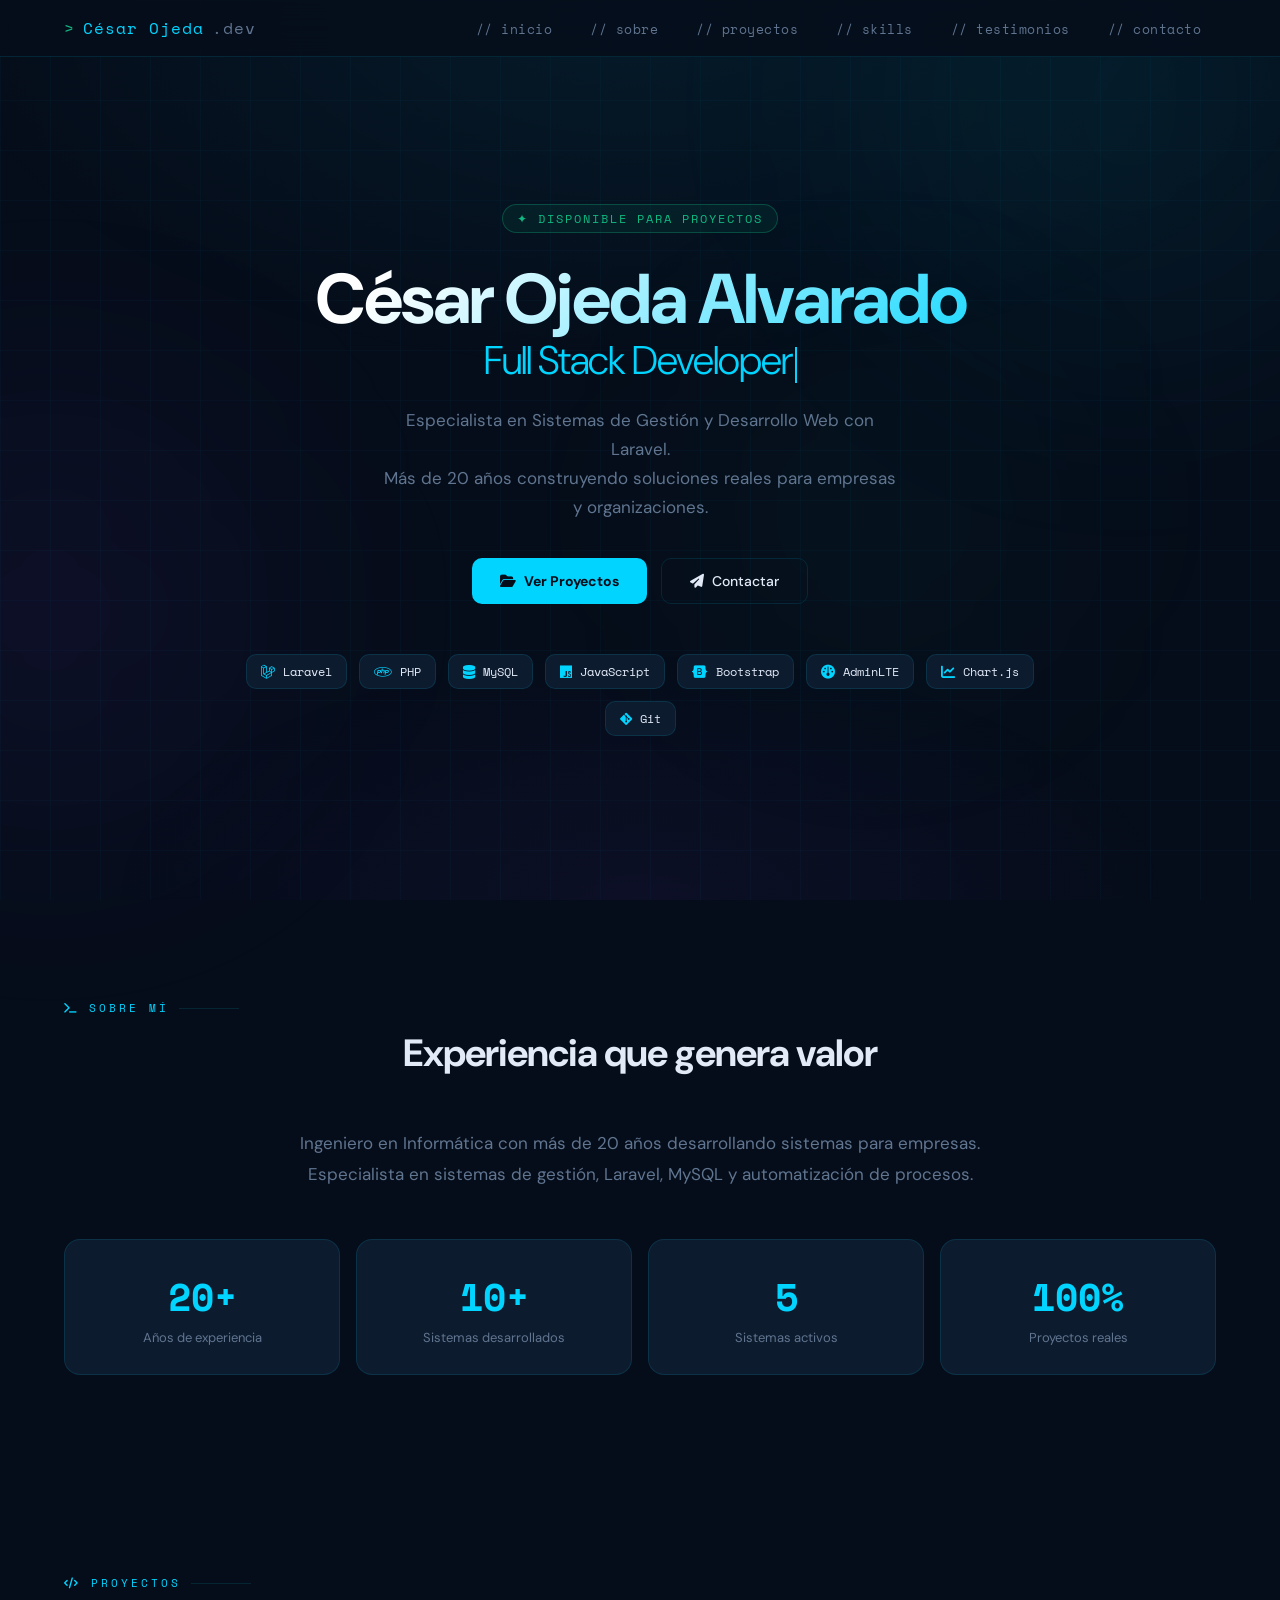
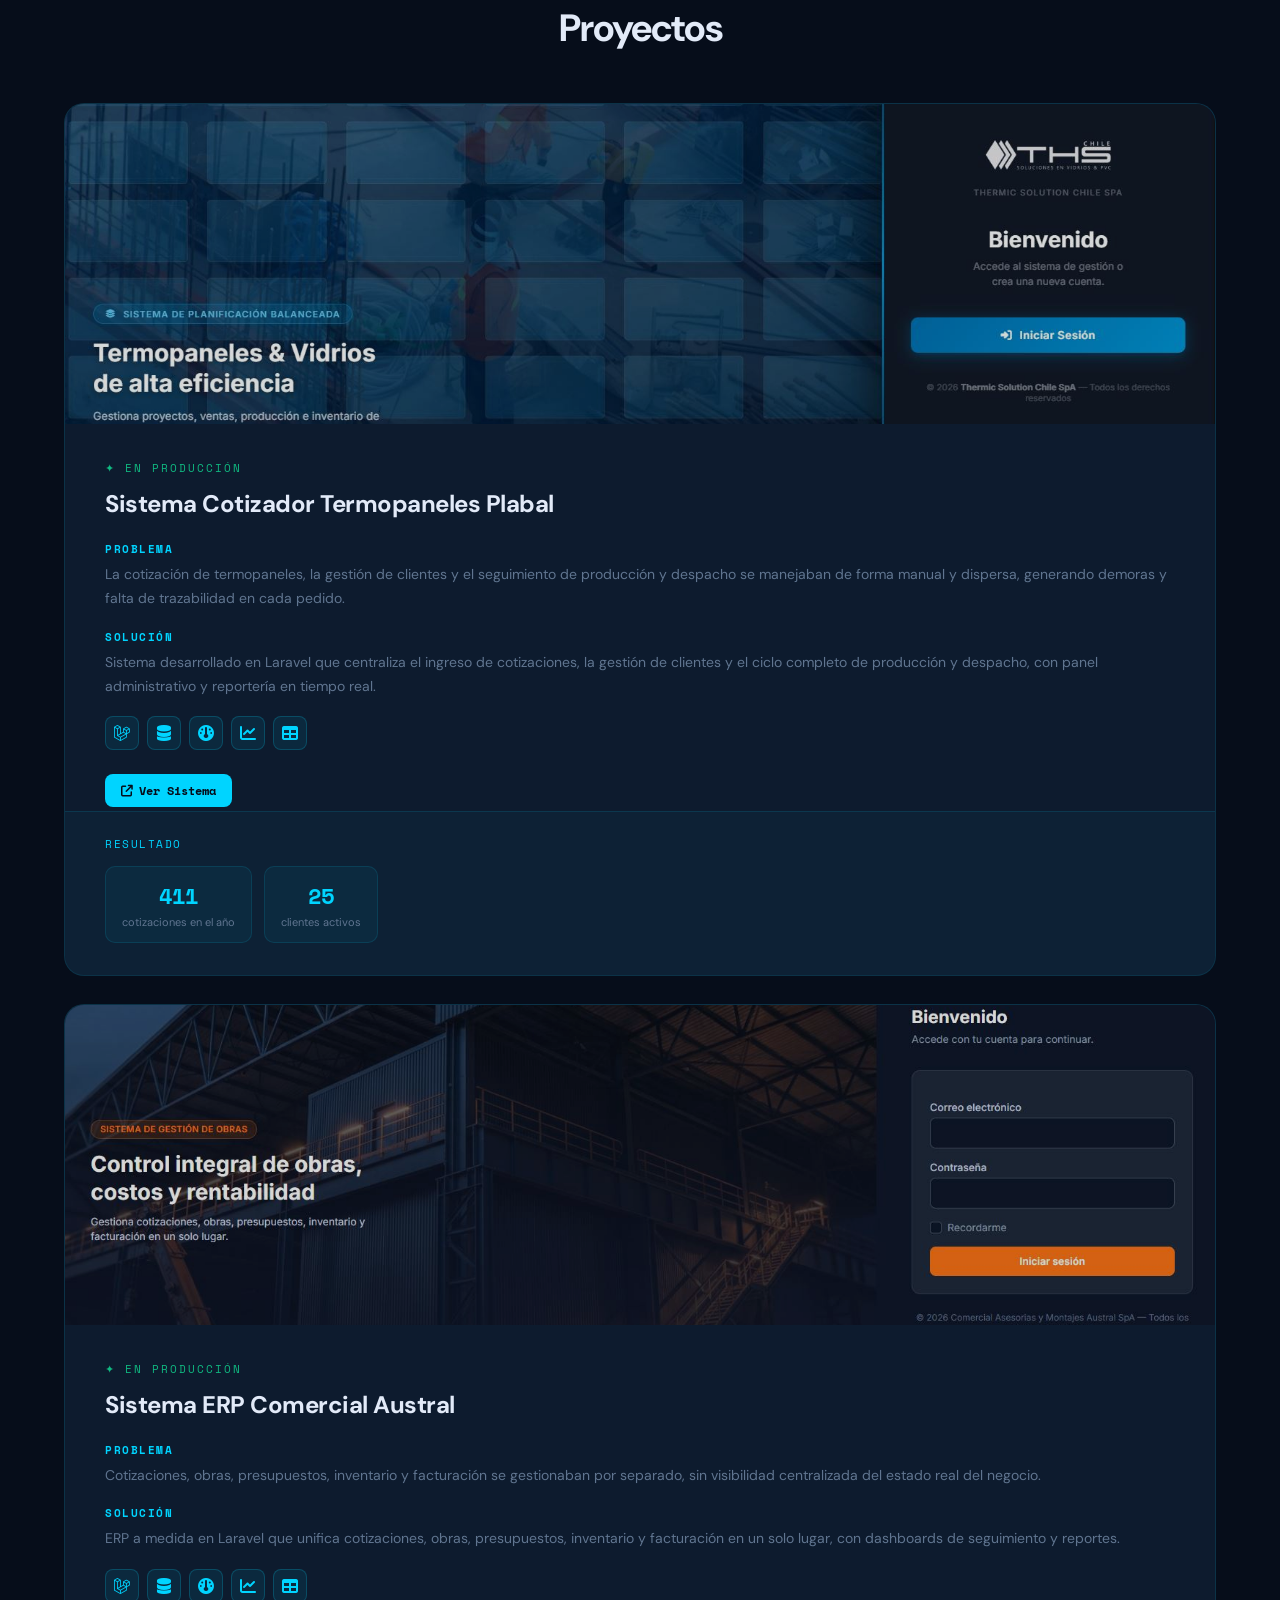
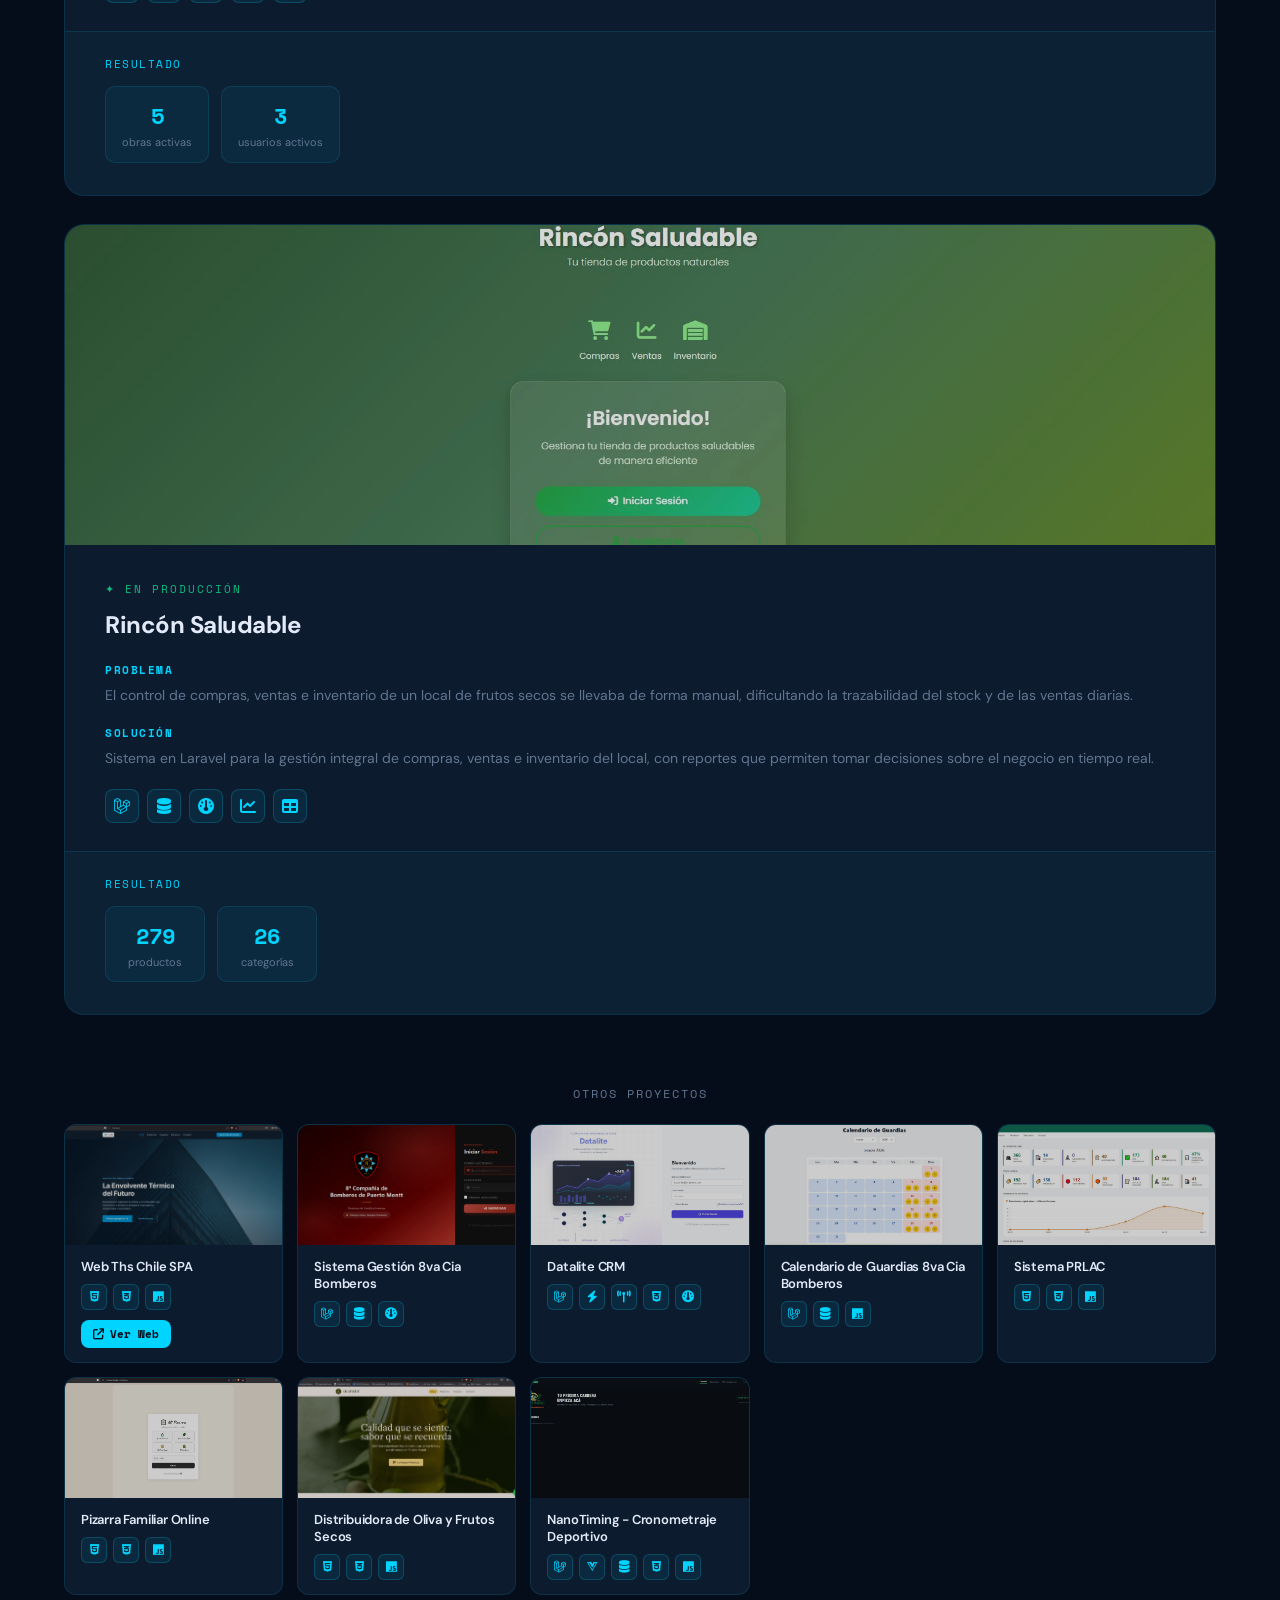
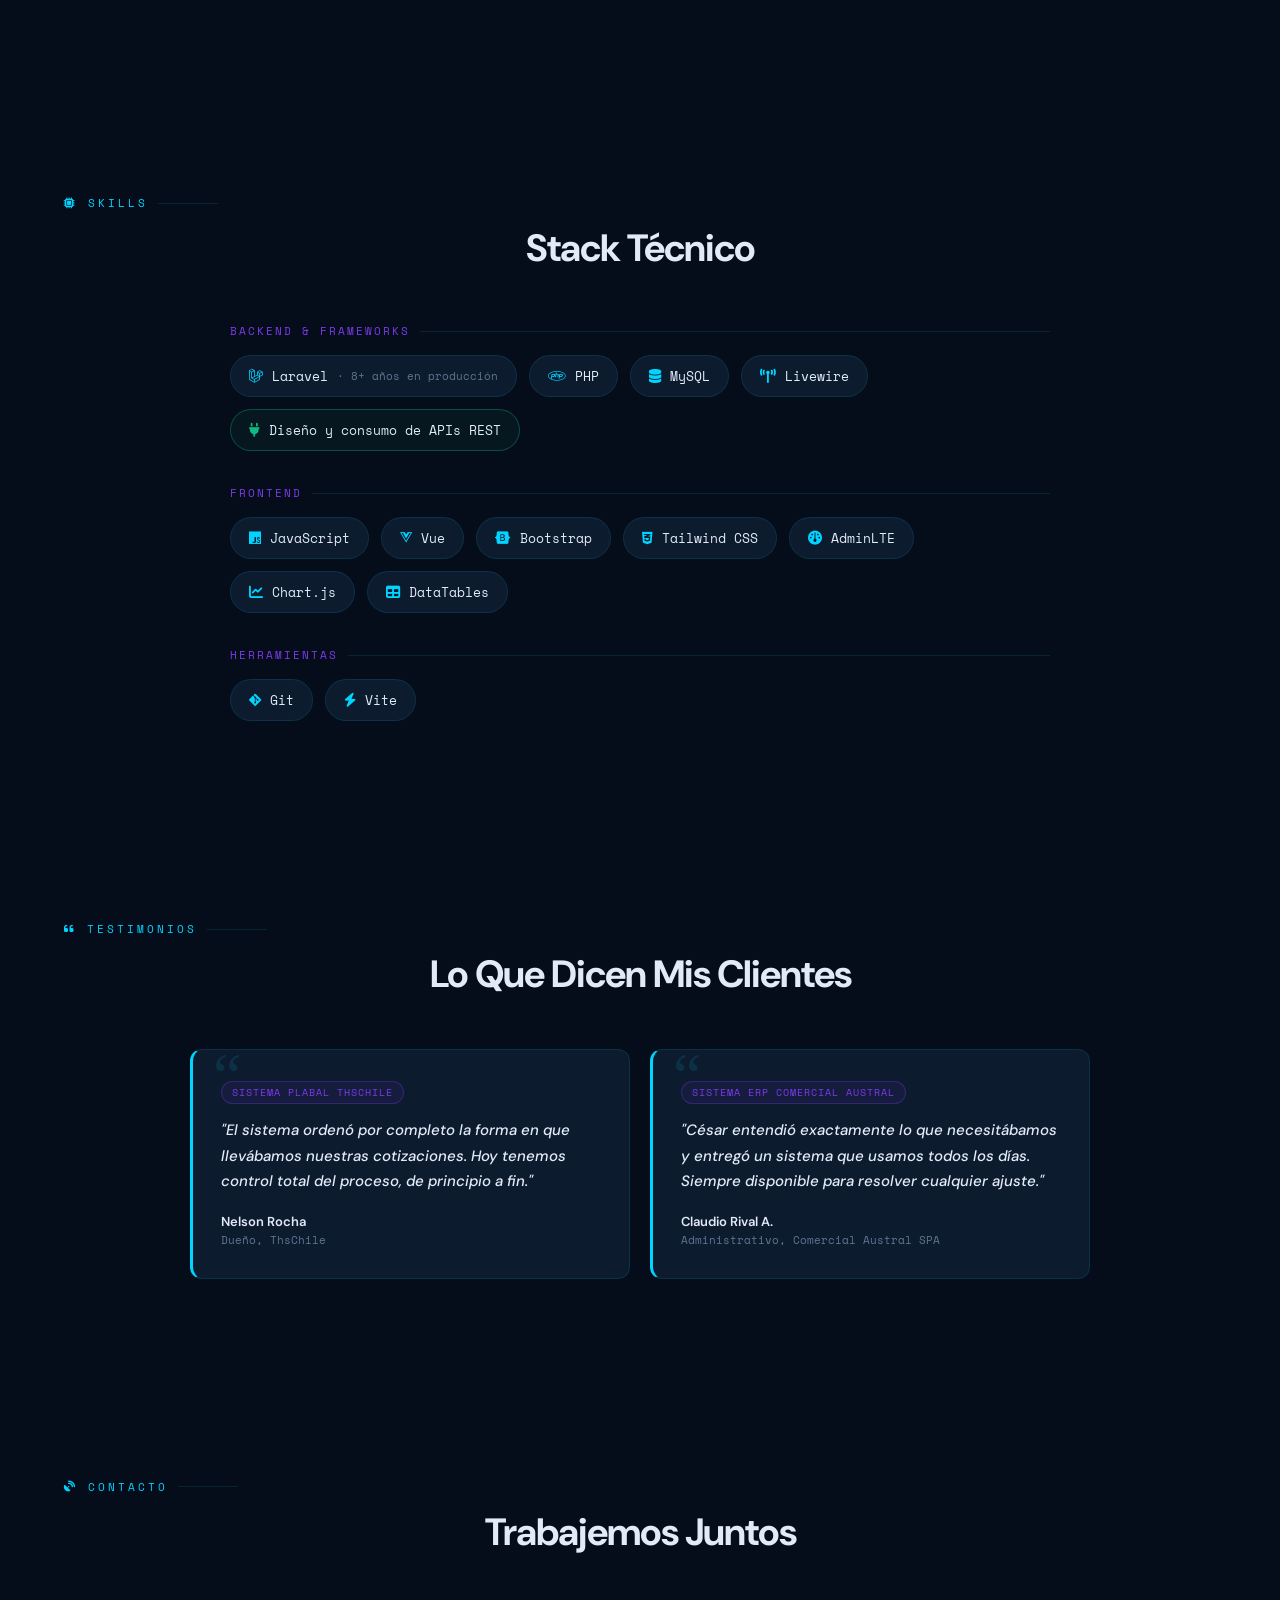
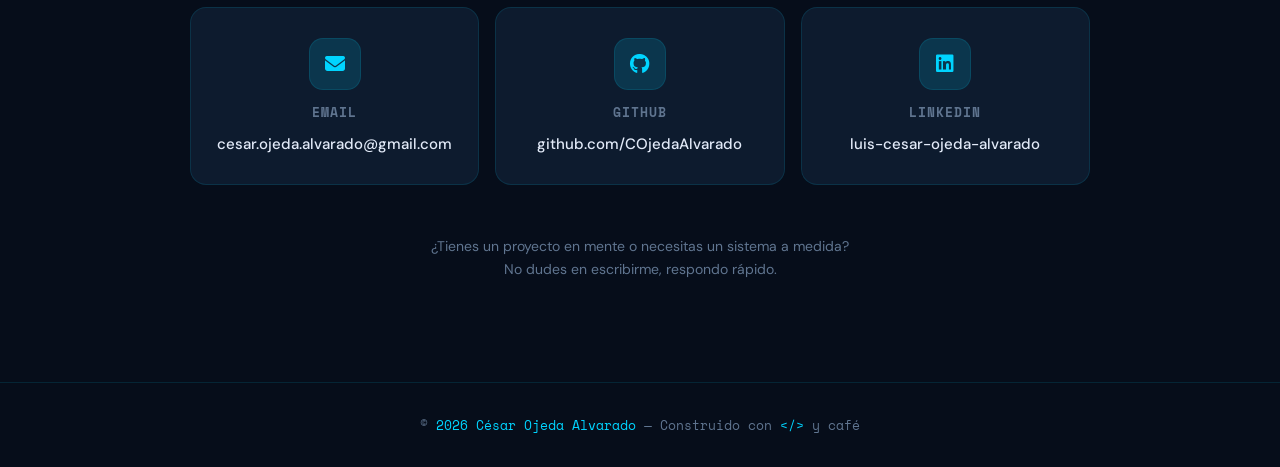
<file: index.html>
<!DOCTYPE html>
<html lang="es">
<head>
  <meta charset="UTF-8">
  <meta name="viewport" content="width=device-width, initial-scale=1.0">
  <title>César Ojeda Alvarado — Full Stack Developer</title>
  <link rel="icon" href="data:image/svg+xml,%3Csvg xmlns='http://www.w3.org/2000/svg' viewBox='0 0 100 100'%3E%3Crect width='100' height='100' rx='18' fill='%23060d1a'/%3E%3Crect x='4' y='4' width='92' height='92' rx='15' fill='none' stroke='%2300d4ff' stroke-width='2' opacity='0.5'/%3E%3Ctext x='50' y='56' font-size='34' font-weight='700' text-anchor='middle' fill='%2300d4ff' font-family='monospace' letter-spacing='-1'%3ECOA%3C/text%3E%3C/svg%3E">
  <link rel="stylesheet" href="https://cdnjs.cloudflare.com/ajax/libs/font-awesome/6.5.0/css/all.min.css">
  <link href="https://fonts.googleapis.com/css2?family=Space+Mono:wght@400;700&family=DM+Sans:wght@300;400;500;700&display=swap" rel="stylesheet">
  <style>
    /* LOADER */
    #loader{position:fixed;inset:0;background:#060d1a;display:flex;flex-direction:column;align-items:center;justify-content:center;gap:20px;z-index:9999;transition:opacity .5s ease}
    .loader-ring{position:relative;width:64px;height:64px}
    .loader-ring::before,.loader-ring::after{content:'';position:absolute;inset:0;border-radius:50%;border:3px solid transparent}
    .loader-ring::before{border-top-color:#00d4ff;animation:spin 1s linear infinite}
    .loader-ring::after{border-bottom-color:rgba(124,58,237,0.6);animation:spin 1.6s linear infinite reverse}
    .loader-dot{position:absolute;top:50%;left:50%;width:10px;height:10px;border-radius:50%;background:#00d4ff;transform:translate(-50%,-50%);box-shadow:0 0 12px #00d4ff;animation:pdot 1s ease-in-out infinite alternate}
    .loader-text{font-family:'Space Mono',monospace;font-size:12px;color:rgba(0,212,255,0.6);letter-spacing:3px;text-transform:uppercase;animation:fload 1.2s ease-in-out infinite alternate}
    @keyframes spin{to{transform:rotate(360deg)}}
    @keyframes pdot{from{opacity:.4;transform:translate(-50%,-50%) scale(.8)}to{opacity:1;transform:translate(-50%,-50%) scale(1.2)}}
    @keyframes fload{from{opacity:.3}to{opacity:.9}}

    /* BASE */
    :root{
      --bg:#060d1a;--surface:#0d1b2e;--accent:#00d4ff;--accent2:#7c3aed;
      --accent3:#10b981;--text:#e2eaf8;--muted:#607590;
      --border:rgba(0,212,255,0.12);--glow:rgba(0,212,255,0.15);
      --mono:'Space Mono',monospace;--sans:'DM Sans',sans-serif;
    }
    *,*::before,*::after{margin:0;padding:0;box-sizing:border-box}
    html{scroll-behavior:smooth}
    body{background:var(--bg);color:var(--text);font-family:var(--sans);overflow-x:hidden}
    body::before{content:'';position:fixed;inset:0;pointer-events:none;z-index:0;background-image:linear-gradient(rgba(0,212,255,0.03) 1px,transparent 1px),linear-gradient(90deg,rgba(0,212,255,0.03) 1px,transparent 1px);background-size:50px 50px}

    /* ORBS */
    .orb{position:fixed;border-radius:50%;filter:blur(120px);pointer-events:none;z-index:0;animation:drift 12s ease-in-out infinite alternate}
    .orb-1{width:500px;height:500px;background:rgba(0,212,255,0.06);top:-150px;right:-100px}
    .orb-2{width:400px;height:400px;background:rgba(124,58,237,0.07);bottom:10%;left:-150px;animation-delay:-5s}
    .orb-3{width:300px;height:300px;background:rgba(16,185,129,0.05);top:40%;right:20%;animation-delay:-3s}
    @keyframes drift{from{transform:translate(0,0) scale(1)}to{transform:translate(30px,-30px) scale(1.05)}}

    /* HEADER */
    header{position:fixed;width:100%;top:0;z-index:1000;background:rgba(6,13,26,0.85);backdrop-filter:blur(20px);-webkit-backdrop-filter:blur(20px);border-bottom:1px solid var(--border)}
    nav{display:flex;justify-content:space-between;align-items:center;max-width:1200px;margin:auto;padding:16px 24px}
    .logo{font-family:var(--mono);font-size:16px;color:var(--accent);letter-spacing:1px;display:flex;align-items:center;gap:8px;animation:lglow 3s ease-in-out infinite alternate}
    .logo span{color:var(--muted)}
    .logo::before{content:'>';color:var(--accent3);animation:blink 1.2s step-end infinite}
    @keyframes lglow{from{text-shadow:none}to{text-shadow:0 0 12px rgba(0,212,255,0.6),0 0 24px rgba(0,212,255,0.2)}}
    @keyframes blink{0%,100%{opacity:1}50%{opacity:0}}
    #navMenu{display:flex;list-style:none;gap:8px}
    #navMenu li a{color:var(--muted);text-decoration:none;font-size:13px;font-family:var(--mono);padding:6px 14px;border-radius:6px;border:1px solid transparent;transition:all .25s;letter-spacing:.5px}
    #navMenu li a:hover{color:var(--accent);border-color:var(--border);background:var(--glow)}
    .hamburger{display:none;flex-direction:column;justify-content:center;gap:5px;background:none;border:1px solid var(--border);border-radius:8px;padding:8px 10px;cursor:pointer;z-index:1100}
    .hamburger span{display:block;width:20px;height:2px;background:var(--accent);border-radius:2px;transition:all .3s;transform-origin:center}
    .hamburger.open span:nth-child(1){transform:translateY(7px) rotate(45deg)}
    .hamburger.open span:nth-child(2){opacity:0;transform:scaleX(0)}
    .hamburger.open span:nth-child(3){transform:translateY(-7px) rotate(-45deg)}

    /* HERO */
    .hero{position:relative;min-height:100vh;display:flex;align-items:center;justify-content:center;text-align:center;z-index:1;padding:120px 24px 80px;overflow:hidden}
    .hero::after{content:'';position:absolute;inset:0;pointer-events:none;background:radial-gradient(ellipse 80% 60% at 50% 0%,rgba(0,212,255,0.07) 0%,transparent 70%),radial-gradient(ellipse 60% 40% at 50% 100%,rgba(124,58,237,0.06) 0%,transparent 70%)}
    .hero-content{position:relative;z-index:2;max-width:860px}
    .hero-tag{display:inline-block;font-family:var(--mono);font-size:12px;color:var(--accent3);border:1px solid rgba(16,185,129,0.3);background:rgba(16,185,129,0.08);padding:5px 14px;border-radius:20px;margin-bottom:28px;letter-spacing:2px;text-transform:uppercase;animation:fadeUp .8s ease both}
    .hero h2{font-family:var(--sans);font-size:clamp(32px,5.5vw,72px);font-weight:700;line-height:1.1;letter-spacing:-2px;margin-bottom:10px;animation:fadeUp .8s ease .15s both}
    .hero h2 .name{display:block;white-space:nowrap;background:linear-gradient(135deg,#fff 20%,var(--accent) 100%);-webkit-background-clip:text;-webkit-text-fill-color:transparent;background-clip:text}
    .hero h2 .role{display:block;font-size:clamp(22px,4vw,40px);color:var(--accent);letter-spacing:-1px;font-weight:300;min-height:1.2em}
    .role-cursor{display:inline-block;width:2px;height:.9em;background:var(--accent);vertical-align:middle;margin-left:3px;animation:cblink .8s step-end infinite}
    @keyframes cblink{0%,100%{opacity:1}50%{opacity:0}}
    .hero-desc{color:var(--muted);font-size:17px;max-width:520px;margin:20px auto 36px;line-height:1.7;animation:fadeUp .8s ease .3s both}
    .hero-ctas{display:flex;gap:14px;justify-content:center;flex-wrap:wrap;animation:fadeUp .8s ease .45s both}
    @keyframes fadeUp{from{opacity:0;transform:translateY(24px)}to{opacity:1;transform:translateY(0)}}

    /* HERO TECH — igual estilo que skill-item */
    .hero-tech{display:flex;gap:12px;justify-content:center;flex-wrap:wrap;margin-top:50px;animation:fadeUp .8s ease .6s both}
    .tech-pill{
      display:inline-flex;align-items:center;gap:8px;
      font-family:var(--mono);font-size:12px;color:var(--text);
      background:var(--surface);
      border:1px solid var(--border);
      padding:8px 14px;border-radius:10px;
      transition:all .25s;
    }
    .tech-pill i{color:var(--accent);font-size:14px}
    .tech-pill:hover{border-color:rgba(0,212,255,0.4);background:rgba(0,212,255,0.08);transform:translateY(-2px);box-shadow:0 4px 14px rgba(0,212,255,0.15)}

    /* BUTTONS */
    .btn-primary{display:inline-flex;align-items:center;gap:8px;padding:13px 28px;background:var(--accent);color:var(--bg);border-radius:10px;text-decoration:none;font-weight:700;font-size:14px;transition:all .25s;position:relative;overflow:hidden}
    .btn-primary::before{content:'';position:absolute;inset:0;background:linear-gradient(135deg,transparent 30%,rgba(255,255,255,0.2));opacity:0;transition:opacity .25s}
    .btn-primary:hover{transform:translateY(-2px);box-shadow:0 8px 30px rgba(0,212,255,0.35)}
    .btn-primary:hover::before{opacity:1}
    .btn-ghost{display:inline-flex;align-items:center;gap:8px;padding:13px 28px;background:transparent;color:var(--text);border:1px solid var(--border);border-radius:10px;text-decoration:none;font-weight:500;font-size:14px;transition:all .25s}
    .btn-ghost:hover{border-color:var(--accent);color:var(--accent);background:var(--glow);transform:translateY(-2px)}

    /* SECTIONS */
    section{position:relative;z-index:1;padding:100px 24px;max-width:1200px;margin:auto}
    .section-label{font-family:var(--mono);font-size:11px;color:var(--accent);letter-spacing:3px;text-transform:uppercase;margin-bottom:12px;display:flex;align-items:center;gap:10px}
    .section-label::after{content:'';flex:1;height:1px;background:var(--border);max-width:60px}
    h3{font-size:clamp(28px,4vw,38px);font-weight:700;letter-spacing:-1px;margin-bottom:50px;text-align:center}

    /* SOBRE */
    #sobre > p{color:var(--muted);font-size:17px;line-height:1.8;max-width:700px;margin:0 auto 50px;text-align:center}
    .stats{display:grid;grid-template-columns:repeat(auto-fit,minmax(160px,1fr));gap:16px}
    .stat{background:var(--surface);border:1px solid var(--border);border-radius:16px;padding:28px 20px;text-align:center;transition:all .3s;position:relative;overflow:hidden}
    .stat::before{content:'';position:absolute;top:0;left:0;right:0;height:2px;background:linear-gradient(90deg,var(--accent2),var(--accent));opacity:0;transition:opacity .3s}
    .stat:hover{transform:translateY(-4px);border-color:rgba(0,212,255,0.3)}
    .stat:hover::before{opacity:1}
    .stat h4{font-size:38px;font-weight:700;color:var(--accent);font-family:var(--mono)}
    .stat p{font-size:13px;color:var(--muted);margin-top:4px}

    /* PROJECT STATS — mismo lenguaje visual que .stat, versión compacta para cards */
    .project-stats{display:flex;gap:12px;flex-wrap:wrap;margin-bottom:20px}
    .project-stat{background:rgba(0,212,255,0.05);border:1px solid var(--border);border-radius:10px;padding:12px 16px;text-align:center;min-width:100px}
    .project-stat strong{display:block;font-family:var(--mono);font-size:22px;font-weight:700;color:var(--accent)}
    .project-stat span{display:block;font-size:11px;color:var(--muted);margin-top:3px;line-height:1.3}

    /* CASOS DE ESTUDIO */
    .case-studies{display:flex;flex-direction:column;gap:28px;margin-bottom:70px}
    .case-study{background:var(--surface);border:1px solid var(--border);border-radius:20px;overflow:hidden;transition:border-color .3s}
    .case-study:hover{border-color:rgba(0,212,255,0.3)}
    .case-study-img{width:100%;height:320px;object-fit:cover;display:block;filter:brightness(0.85);transition:filter .4s}
    .case-study:hover .case-study-img{filter:brightness(1)}
    .case-study-content{padding:36px 40px 4px}
    .case-study-label{font-family:var(--mono);font-size:11px;color:var(--accent3);letter-spacing:2px;text-transform:uppercase;margin-bottom:12px}
    .case-study-content h4{font-size:24px;font-weight:700;letter-spacing:-.5px;margin-bottom:22px}
    .case-study-block{margin-bottom:18px}
    .case-study-block h5{font-family:var(--mono);font-size:11px;color:var(--accent);letter-spacing:1.5px;text-transform:uppercase;margin-bottom:6px}
    .case-study-block p{color:var(--muted);font-size:14px;line-height:1.7}
    .case-study-result{padding:24px 40px 32px;border-top:1px solid var(--border);background:rgba(0,212,255,0.03)}
    .case-study-result .project-stats{margin-bottom:0}
    .case-study-result-label{font-family:var(--mono);font-size:11px;color:var(--accent);letter-spacing:1.5px;text-transform:uppercase;margin-bottom:14px}

    /* GRID COMPACTO — otros proyectos */
    .proyectos-sub-label{font-family:var(--mono);font-size:12px;color:var(--muted);letter-spacing:2px;text-transform:uppercase;margin:0 0 22px;text-align:center}
    .compact-grid{display:grid;grid-template-columns:repeat(auto-fit,minmax(210px,1fr));gap:14px}
    .compact-card{background:var(--surface);border:1px solid var(--border);border-radius:12px;overflow:hidden;transition:all .3s}
    .compact-card:hover{transform:translateY(-4px);border-color:rgba(0,212,255,0.3)}
    .compact-card-img{width:100%;height:120px;object-fit:cover;display:block;filter:brightness(0.8);transition:transform .5s,filter .3s}
    .compact-card:hover .compact-card-img{transform:scale(1.04);filter:brightness(1)}
    .compact-card-body{padding:14px 16px}
    .compact-card-body h4{font-size:13px;font-weight:600;margin-bottom:8px;letter-spacing:-.2px;line-height:1.3}
    .compact-card .badges{margin-bottom:0;gap:6px}
    .compact-card .badges span{width:26px;height:26px;font-size:12px;border-radius:6px}
    .compact-card .btn-small{padding:6px 12px;font-size:11px;margin-top:10px}

    /* BADGES con icono + tooltip */
    .badges{display:flex;flex-wrap:wrap;gap:8px;margin-bottom:24px}
    .badges span{position:relative;display:inline-flex;align-items:center;justify-content:center;width:34px;height:34px;background:rgba(0,212,255,0.08);color:var(--accent);border:1px solid rgba(0,212,255,0.2);border-radius:8px;font-size:16px;cursor:default;transition:all .2s}
    .badges span:hover{background:rgba(0,212,255,0.18);border-color:rgba(0,212,255,0.5);transform:translateY(-2px);box-shadow:0 4px 14px rgba(0,212,255,0.2)}
    .badges span::after{content:attr(data-tip);position:absolute;bottom:calc(100% + 7px);left:50%;transform:translateX(-50%);background:#0d1b2e;color:var(--text);font-family:var(--mono);font-size:10px;letter-spacing:.5px;padding:4px 8px;border-radius:6px;border:1px solid var(--border);white-space:nowrap;pointer-events:none;opacity:0;transition:opacity .2s;z-index:10}
    .badges span::before{content:'';position:absolute;bottom:calc(100% + 2px);left:50%;transform:translateX(-50%);border:4px solid transparent;border-top-color:#0d1b2e;pointer-events:none;opacity:0;transition:opacity .2s;z-index:10}
    .badges span:hover::after,.badges span:hover::before{opacity:1}
    .card-buttons{display:flex;gap:10px;flex-wrap:wrap}
    .btn-small{display:inline-flex;align-items:center;gap:6px;padding:8px 16px;font-size:12px;border-radius:8px;font-weight:600;text-decoration:none;transition:all .2s;font-family:var(--mono)}
    .btn-small.primary{background:var(--accent);color:var(--bg)}
    .btn-small.primary:hover{box-shadow:0 4px 20px rgba(0,212,255,0.35);transform:translateY(-1px)}
    .btn-small.ghost{background:transparent;color:var(--text);border:1px solid var(--border)}
    .btn-small.ghost:hover{border-color:var(--accent);color:var(--accent)}

    /* SKILLS */
    .skills-wrap{max-width:820px;margin:auto;display:flex;flex-direction:column;gap:34px}
    .skills-category-title{font-family:var(--mono);font-size:11px;color:var(--accent2);letter-spacing:2px;text-transform:uppercase;margin-bottom:16px;display:flex;align-items:center;gap:10px}
    .skills-category-title::after{content:'';flex:1;height:1px;background:var(--border)}
    .skill-badges{display:flex;flex-wrap:wrap;gap:12px}
    .skill-badge{display:inline-flex;align-items:center;gap:9px;font-family:var(--mono);font-size:13px;color:var(--text);background:var(--surface);border:1px solid var(--border);padding:10px 18px;border-radius:30px;transition:all .25s}
    .skill-badge i{color:var(--accent);font-size:14px}
    .skill-badge:hover{border-color:rgba(0,212,255,0.4);background:rgba(0,212,255,0.08);transform:translateY(-2px);box-shadow:0 4px 14px rgba(0,212,255,0.15)}
    .skill-badge .skill-note{color:var(--muted);font-size:11px;font-weight:400}
    .skill-badge.highlight{border-color:rgba(16,185,129,0.35);background:rgba(16,185,129,0.06)}
    .skill-badge.highlight i{color:var(--accent3)}
    .skill-badge.highlight:hover{border-color:rgba(16,185,129,0.55);background:rgba(16,185,129,0.12);box-shadow:0 4px 14px rgba(16,185,129,0.18)}

    /* TESTIMONIOS */
    .testimonios-grid{display:grid;grid-template-columns:repeat(auto-fit,minmax(320px,1fr));gap:20px;max-width:900px;margin:auto}
    .testimonio{background:var(--surface);border:1px solid var(--border);border-left:3px solid var(--accent);border-radius:12px;padding:30px 28px;position:relative;overflow:hidden;transition:border-color .3s}
    .testimonio:hover{border-color:rgba(0,212,255,0.3);border-left-color:var(--accent)}
    .testimonio::before{content:'\201C';position:absolute;top:-6px;left:20px;font-family:Georgia,serif;font-size:64px;line-height:1;color:rgba(0,212,255,0.12);pointer-events:none}
    .testimonio-placeholder-tag{position:relative;z-index:1;display:inline-block;font-family:var(--mono);font-size:10px;color:var(--accent2);letter-spacing:1px;text-transform:uppercase;margin-bottom:14px;border:1px solid rgba(124,58,237,0.3);background:rgba(124,58,237,0.08);padding:3px 10px;border-radius:20px}
    .testimonio blockquote{position:relative;z-index:1;font-size:15px;font-style:italic;font-weight:500;color:var(--text);line-height:1.7;margin:0 0 18px}
    .testimonio-author{position:relative;z-index:1;font-size:13px;color:var(--text);font-weight:600}
    .testimonio-role{position:relative;z-index:1;font-family:var(--mono);font-size:11px;color:var(--muted);margin-top:2px}

    /* CONTACTO */
    #contacto{text-align:center}
    .contact-grid{display:grid;grid-template-columns:repeat(3,1fr);gap:16px;max-width:900px;margin:0 auto 50px}
    .contact-card{background:var(--surface);border:1px solid var(--border);border-radius:16px;padding:30px 24px;text-decoration:none;color:var(--text);transition:all .3s;display:flex;flex-direction:column;align-items:center;gap:12px;position:relative;overflow:hidden}
    .contact-card::before{content:'';position:absolute;bottom:0;left:0;right:0;height:2px;background:linear-gradient(90deg,var(--accent2),var(--accent));transform:scaleX(0);transition:transform .3s;transform-origin:left}
    .contact-card:hover{transform:translateY(-4px);border-color:rgba(0,212,255,0.3)}
    .contact-card:hover::before{transform:scaleX(1)}
    .contact-icon{width:52px;height:52px;border-radius:14px;background:var(--glow);border:1px solid var(--border);display:flex;align-items:center;justify-content:center;font-size:20px;color:var(--accent);transition:all .3s}
    .contact-card:hover .contact-icon{background:rgba(0,212,255,0.15);box-shadow:0 0 20px rgba(0,212,255,0.2)}
    .contact-card h4{font-size:13px;color:var(--muted);font-family:var(--mono);letter-spacing:1px}
    .contact-card p{font-size:15px;font-weight:500;word-break:break-all}
    .contact-note{color:var(--muted);font-size:14px;max-width:440px;margin:0 auto;line-height:1.7}

    /* FOOTER */
    footer{border-top:1px solid var(--border);text-align:center;padding:32px 24px;color:var(--muted);font-size:13px;font-family:var(--mono);position:relative;z-index:1}
    footer span{color:var(--accent)}

    /* BACK TO TOP */
    .back-top{position:fixed;bottom:28px;right:28px;width:44px;height:44px;background:var(--accent);color:var(--bg);border-radius:12px;display:flex;align-items:center;justify-content:center;text-decoration:none;font-size:16px;z-index:999;opacity:0;transform:translateY(12px);transition:opacity .3s,transform .3s,box-shadow .3s;pointer-events:none}
    .back-top.show{opacity:1;transform:translateY(0);pointer-events:all}
    .back-top:hover{box-shadow:0 6px 24px rgba(0,212,255,0.4);transform:translateY(-2px)}

    /* SCROLL REVEAL */
    .animar{opacity:0;transform:translateY(32px);transition:opacity .7s ease,transform .7s ease}
    .animar.visible{opacity:1;transform:translateY(0)}

    /* SCROLLBAR */
    ::-webkit-scrollbar{width:5px}
    ::-webkit-scrollbar-track{background:var(--bg)}
    ::-webkit-scrollbar-thumb{background:var(--border);border-radius:10px}

    /* MODAL CARRUSEL */
    .modal-overlay{position:fixed;inset:0;background:rgba(0,0,0,0.85);backdrop-filter:blur(8px);-webkit-backdrop-filter:blur(8px);z-index:2000;display:flex;align-items:center;justify-content:center;opacity:0;pointer-events:none;transition:opacity .3s ease}
    .modal-overlay.active{opacity:1;pointer-events:all}
    .modal-box{position:relative;width:90%;max-width:820px;background:var(--surface);border:1px solid var(--border);border-radius:20px;overflow:hidden;transform:scale(.95);transition:transform .3s ease}
    .modal-overlay.active .modal-box{transform:scale(1)}
    .modal-close{position:absolute;top:12px;right:12px;z-index:10;width:36px;height:36px;border-radius:10px;background:rgba(0,0,0,0.5);border:1px solid var(--border);color:var(--text);font-size:16px;cursor:pointer;display:flex;align-items:center;justify-content:center;transition:all .2s}
    .modal-close:hover{background:rgba(0,212,255,0.15);color:var(--accent);border-color:rgba(0,212,255,0.4)}
    .carousel{position:relative;width:100%;overflow:hidden}
    .carousel-track{display:flex;transition:transform .4s cubic-bezier(.4,0,.2,1);width:100%}
    .carousel-slide{flex:0 0 100%;width:100%}
    .carousel-slide img{width:100%;max-height:520px;object-fit:cover;display:block}
    .carousel-btn{position:absolute;top:50%;transform:translateY(-50%);z-index:5;width:40px;height:40px;border-radius:10px;background:rgba(6,13,26,0.7);border:1px solid var(--border);color:var(--text);font-size:15px;cursor:pointer;display:flex;align-items:center;justify-content:center;transition:all .2s}
    .carousel-btn:hover{background:rgba(0,212,255,0.2);border-color:rgba(0,212,255,0.5);color:var(--accent)}
    .carousel-prev{left:12px}
    .carousel-next{right:12px}
    .carousel-dots{display:flex;justify-content:center;gap:8px;padding:14px 0 18px}
    .carousel-dot{width:8px;height:8px;border-radius:50%;background:var(--border);cursor:pointer;transition:all .25s;border:none}
    .carousel-dot.active{background:var(--accent);box-shadow:0 0 8px rgba(0,212,255,0.5)}
    .case-study-img-wrap{cursor:pointer;overflow:hidden}
    .case-study-img-wrap .case-study-img{transition:transform .5s,filter .3s}
    .case-study-img-wrap:hover .case-study-img{transform:scale(1.03);filter:brightness(1)}
    .compact-card-img-wrap{cursor:pointer;overflow:hidden}

    /* RESPONSIVE */
    @media(max-width:900px){
      .case-study-img{height:220px}
      .case-study-content{padding:28px 24px 4px}
      .case-study-result{padding:20px 24px 26px}
    }
    @media(max-width:640px){
      .hamburger{display:flex}
      #navMenu{position:fixed;top:0;left:0;right:0;flex-direction:column;gap:6px;background:rgba(6,13,26,0.97);backdrop-filter:blur(20px);-webkit-backdrop-filter:blur(20px);padding:80px 24px 40px;border-bottom:1px solid var(--border);transform:translateY(-110%);transition:transform .35s cubic-bezier(.4,0,.2,1);z-index:1050}
      #navMenu.open{transform:translateY(0)}
      #navMenu li a{display:block;font-size:16px;padding:14px 18px;border-radius:10px;border:1px solid transparent}
      #navMenu li a:hover{border-color:var(--border);background:var(--glow);color:var(--accent)}
      section{padding:70px 18px}
      .hero-tech{gap:8px}
      .tech-pill{font-size:11px;padding:7px 11px}
    }
  </style>
</head>
<body>

<div id="loader">
  <div class="loader-ring"><div class="loader-dot"></div></div>
  <div class="loader-text">cargando...</div>
</div>

<div class="orb orb-1"></div>
<div class="orb orb-2"></div>
<div class="orb orb-3"></div>

<header>
  <nav>
    <div class="logo">César Ojeda<span>.dev</span></div>
    <ul id="navMenu">
      <li><a href="#inicio">// inicio</a></li>
      <li><a href="#sobre">// sobre</a></li>
      <li><a href="#proyectos">// proyectos</a></li>
      <li><a href="#skills">// skills</a></li>
      <li><a href="#testimonios">// testimonios</a></li>
      <li><a href="#contacto">// contacto</a></li>
    </ul>
    <button class="hamburger" id="hamburger" aria-label="Abrir menú">
      <span></span><span></span><span></span>
    </button>
  </nav>
</header>

<div class="hero" id="inicio">
  <div class="hero-content">
    <div class="hero-tag">&#x2726; Disponible para proyectos</div>
    <h2>
      <span class="name">César Ojeda Alvarado</span>
      <span class="role" id="typing-target"><span class="role-cursor"></span></span>
    </h2>
    <p class="hero-desc">
      Especialista en Sistemas de Gestión y Desarrollo Web con Laravel.<br>
      Más de 20 años construyendo soluciones reales para empresas y organizaciones.
    </p>
    <div class="hero-ctas">
      <a href="#proyectos" class="btn-primary"><i class="fa-solid fa-folder-open"></i> Ver Proyectos</a>
      <a href="#contacto" class="btn-ghost"><i class="fa-solid fa-paper-plane"></i> Contactar</a>
    </div>
    <div class="hero-tech">
      <span class="tech-pill"><i class="fa-brands fa-laravel"></i> Laravel</span>
      <span class="tech-pill"><i class="fa-brands fa-php"></i> PHP</span>
      <span class="tech-pill"><i class="fa-solid fa-database"></i> MySQL</span>
      <span class="tech-pill"><i class="fa-brands fa-js"></i> JavaScript</span>
      <span class="tech-pill"><i class="fa-brands fa-bootstrap"></i> Bootstrap</span>
      <span class="tech-pill"><i class="fa-solid fa-gauge"></i> AdminLTE</span>
      <span class="tech-pill"><i class="fa-solid fa-chart-line"></i> Chart.js</span>
      <span class="tech-pill"><i class="fa-brands fa-git-alt"></i> Git</span>
    </div>
  </div>
</div>

<section id="sobre" class="animar">
  <div class="section-label"><i class="fa-solid fa-terminal"></i> sobre mí</div>
  <h3>Experiencia que genera valor</h3>
  <p>Ingeniero en Informática con más de 20 años desarrollando sistemas para empresas. Especialista en sistemas de gestión, Laravel, MySQL y automatización de procesos.</p>
  <div class="stats">
    <div class="stat"><h4>20+</h4><p>Años de experiencia</p></div>
    <div class="stat"><h4>10+</h4><p>Sistemas desarrollados</p></div>
    <div class="stat"><h4>5</h4><p>Sistemas activos</p></div>
    <div class="stat"><h4>100%</h4><p>Proyectos reales</p></div>
  </div>
</section>

<section id="proyectos" class="animar">
  <div class="section-label"><i class="fa-solid fa-code"></i> proyectos</div>
  <h3>Proyectos</h3>

  <div class="case-studies">

    <!-- CASO 1: THS Cotizador -->
    <div class="case-study">
      <div class="case-study-img-wrap clickable" data-gallery='["img/ths1b.JPG","img/ths2b.JPG","img/ths3b.JPG"]' data-gallery-alt="Sistema Cotizador Termopaneles Plabal">
        <img class="case-study-img" src="img/ths1b.JPG" alt="Sistema Cotizador Termopaneles Plabal">
      </div>
      <div class="case-study-content">
        <div class="case-study-label">&#x2726; En Producción</div>
        <h4>Sistema Cotizador Termopaneles Plabal</h4>
        <div class="case-study-block">
          <h5>Problema</h5>
          <p>La cotización de termopaneles, la gestión de clientes y el seguimiento de producción y despacho se manejaban de forma manual y dispersa, generando demoras y falta de trazabilidad en cada pedido.</p>
        </div>
        <div class="case-study-block">
          <h5>Solución</h5>
          <p>Sistema desarrollado en Laravel que centraliza el ingreso de cotizaciones, la gestión de clientes y el ciclo completo de producción y despacho, con panel administrativo y reportería en tiempo real.</p>
        </div>
        <div class="badges">
          <span data-tip="Laravel"><i class="fa-brands fa-laravel"></i></span>
          <span data-tip="MySQL"><i class="fa-solid fa-database"></i></span>
          <span data-tip="AdminLTE"><i class="fa-solid fa-gauge"></i></span>
          <span data-tip="Chart.js"><i class="fa-solid fa-chart-line"></i></span>
          <span data-tip="DataTables"><i class="fa-solid fa-table"></i></span>
        </div>
        <div class="card-buttons">
          <a href="https://cotizador.thschile.cl" target="_blank" class="btn-small primary"><i class="fa-solid fa-arrow-up-right-from-square"></i> Ver Sistema</a>
        </div>
      </div>
      <div class="case-study-result">
        <div class="case-study-result-label">Resultado</div>
        <div class="project-stats">
          <div class="project-stat"><strong>411</strong><span>cotizaciones en el año</span></div>
          <div class="project-stat"><strong>25</strong><span>clientes activos</span></div>
        </div>
      </div>
    </div>

    <!-- CASO 2: ERP Comercial Austral -->
    <div class="case-study">
      <div class="case-study-img-wrap clickable" data-gallery='["img/ERP1.JPG","img/ERP2.JPG","img/ERP3.JPG"]' data-gallery-alt="Sistema ERP Comercial Austral">
        <img class="case-study-img" src="img/ERP1.JPG" alt="Sistema ERP Comercial Austral">
      </div>
      <div class="case-study-content">
        <div class="case-study-label">&#x2726; En Producción</div>
        <h4>Sistema ERP Comercial Austral</h4>
        <div class="case-study-block">
          <h5>Problema</h5>
          <p>Cotizaciones, obras, presupuestos, inventario y facturación se gestionaban por separado, sin visibilidad centralizada del estado real del negocio.</p>
        </div>
        <div class="case-study-block">
          <h5>Solución</h5>
          <p>ERP a medida en Laravel que unifica cotizaciones, obras, presupuestos, inventario y facturación en un solo lugar, con dashboards de seguimiento y reportes.</p>
        </div>
        <div class="badges">
          <span data-tip="Laravel"><i class="fa-brands fa-laravel"></i></span>
          <span data-tip="MySQL"><i class="fa-solid fa-database"></i></span>
          <span data-tip="AdminLTE"><i class="fa-solid fa-gauge"></i></span>
          <span data-tip="Chart.js"><i class="fa-solid fa-chart-line"></i></span>
          <span data-tip="DataTables"><i class="fa-solid fa-table"></i></span>
        </div>
      </div>
      <div class="case-study-result">
        <div class="case-study-result-label">Resultado</div>
        <div class="project-stats">
          <div class="project-stat"><strong>5</strong><span>obras activas</span></div>
          <div class="project-stat"><strong>3</strong><span>usuarios activos</span></div>
        </div>
      </div>
    </div>

    <!-- CASO 3: Rincón Saludable -->
    <div class="case-study">
      <div class="case-study-img-wrap clickable" data-gallery='["img/rs2.JPG","img/rs3.JPG","img/rs4.JPG"]' data-gallery-alt="Rincón Saludable">
        <img class="case-study-img" src="img/rs1.JPG" alt="Rincón Saludable">
      </div>
      <div class="case-study-content">
        <div class="case-study-label">&#x2726; En Producción</div>
        <h4>Rincón Saludable</h4>
        <div class="case-study-block">
          <h5>Problema</h5>
          <p>El control de compras, ventas e inventario de un local de frutos secos se llevaba de forma manual, dificultando la trazabilidad del stock y de las ventas diarias.</p>
        </div>
        <div class="case-study-block">
          <h5>Solución</h5>
          <p>Sistema en Laravel para la gestión integral de compras, ventas e inventario del local, con reportes que permiten tomar decisiones sobre el negocio en tiempo real.</p>
        </div>
        <div class="badges">
          <span data-tip="Laravel"><i class="fa-brands fa-laravel"></i></span>
          <span data-tip="MySQL"><i class="fa-solid fa-database"></i></span>
          <span data-tip="AdminLTE"><i class="fa-solid fa-gauge"></i></span>
          <span data-tip="Chart.js"><i class="fa-solid fa-chart-line"></i></span>
          <span data-tip="DataTables"><i class="fa-solid fa-table"></i></span>
        </div>
      </div>
      <div class="case-study-result">
        <div class="case-study-result-label">Resultado</div>
        <div class="project-stats">
          <div class="project-stat"><strong>279</strong><span>productos</span></div>
          <div class="project-stat"><strong>26</strong><span>categorías</span></div>
        </div>
      </div>
    </div>

  </div>

  <div class="proyectos-sub-label">Otros proyectos</div>
  <div class="compact-grid">

    <div class="compact-card">
      <div class="compact-card-img-wrap clickable" data-gallery='["img/ths1.JPG","img/ths2.JPG","img/ths3.JPG"]' data-gallery-alt="Web Ths Chile SPA">
        <img class="compact-card-img" src="img/ths1.JPG" alt="Web Ths Chile SPA">
      </div>
      <div class="compact-card-body">
        <h4>Web Ths Chile SPA</h4>
        <div class="badges">
          <span data-tip="HTML"><i class="fa-brands fa-html5"></i></span>
          <span data-tip="CSS"><i class="fa-brands fa-css3-alt"></i></span>
          <span data-tip="JavaScript"><i class="fa-brands fa-js"></i></span>
        </div>
        <a href="https://www.thschile.cl" target="_blank" class="btn-small primary"><i class="fa-solid fa-arrow-up-right-from-square"></i> Ver Web</a>
      </div>
    </div>

    <div class="compact-card">
      <div class="compact-card-img-wrap clickable" data-gallery='["img/gestion2.JPG","img/gestion3.JPG","img/gestion4.JPG"]' data-gallery-alt="Sistema Gestión 8va Cia Bomberos">
        <img class="compact-card-img" src="img/gestion8.png" alt="Sistema Gestión Bomberos">
      </div>
      <div class="compact-card-body">
        <h4>Sistema Gestión 8va Cia Bomberos</h4>
        <div class="badges">
          <span data-tip="Laravel"><i class="fa-brands fa-laravel"></i></span>
          <span data-tip="MySQL"><i class="fa-solid fa-database"></i></span>
          <span data-tip="AdminLTE"><i class="fa-solid fa-gauge"></i></span>
        </div>
      </div>
    </div>

    <div class="compact-card">
      <div class="compact-card-img-wrap clickable" data-gallery='["img/data2.JPG","img/data3.JPG","img/data4.JPG"]' data-gallery-alt="Datalite CRM">
        <img class="compact-card-img" src="img/datalite.jpg" alt="Datalite CRM">
      </div>
      <div class="compact-card-body">
        <h4>Datalite CRM</h4>
        <div class="badges">
          <span data-tip="Laravel"><i class="fa-brands fa-laravel"></i></span>
          <span data-tip="Vite"><i class="fa-solid fa-bolt"></i></span>
          <span data-tip="Livewire"><i class="fa-solid fa-tower-broadcast"></i></span>
          <span data-tip="Tailwind CSS"><i class="fa-brands fa-css3-alt"></i></span>
          <span data-tip="AdminLTE"><i class="fa-solid fa-gauge"></i></span>
        </div>
      </div>
    </div>

    <div class="compact-card">
      <div class="compact-card-img-wrap clickable" data-gallery='["img/guardia2.JPG","img/guardia3.JPG","img/guardia4.JPG"]' data-gallery-alt="Calendario de Guardias 8va Cia Bomberos">
        <img class="compact-card-img" src="img/guardias.png" alt="Calendario de Guardias">
      </div>
      <div class="compact-card-body">
        <h4>Calendario de Guardias 8va Cia Bomberos</h4>
        <div class="badges">
          <span data-tip="Laravel"><i class="fa-brands fa-laravel"></i></span>
          <span data-tip="MySQL"><i class="fa-solid fa-database"></i></span>
          <span data-tip="JavaScript"><i class="fa-brands fa-js"></i></span>
        </div>
      </div>
    </div>

    <div class="compact-card">
      <div class="compact-card-img-wrap clickable" data-gallery='["img/prlac1.JPG","img/prlac2.JPG","img/prlac3.JPG"]' data-gallery-alt="Sistema PRLAC">
        <img class="compact-card-img" src="img/prlac1.JPG" alt="Sistema PRLAC">
      </div>
      <div class="compact-card-body">
        <h4>Sistema PRLAC</h4>
        <div class="badges">
          <span data-tip="HTML"><i class="fa-brands fa-html5"></i></span>
          <span data-tip="CSS"><i class="fa-brands fa-css3-alt"></i></span>
          <span data-tip="JavaScript"><i class="fa-brands fa-js"></i></span>
        </div>
      </div>
    </div>

    <div class="compact-card">
      <div class="compact-card-img-wrap clickable" data-gallery='["img/pizarra1.JPG","img/pizarra2.JPG","img/pizarra3.JPG"]' data-gallery-alt="Pizarra Familiar Online">
        <img class="compact-card-img" src="img/pizarra1.JPG" alt="Pizarra Familiar Online">
      </div>
      <div class="compact-card-body">
        <h4>Pizarra Familiar Online</h4>
        <div class="badges">
          <span data-tip="HTML"><i class="fa-brands fa-html5"></i></span>
          <span data-tip="CSS"><i class="fa-brands fa-css3-alt"></i></span>
          <span data-tip="JavaScript"><i class="fa-brands fa-js"></i></span>
        </div>
      </div>
    </div>

    <div class="compact-card">
      <div class="compact-card-img-wrap clickable" data-gallery='["img/oli1.JPG","img/oli2.JPG","img/oli3.JPG","img/oli4.JPG"]' data-gallery-alt="Distribuidora de Oliva y Frutos Secos">
        <img class="compact-card-img" src="img/oli1.JPG" alt="Olifrut">
      </div>
      <div class="compact-card-body">
        <h4>Distribuidora de Oliva y Frutos Secos</h4>
        <div class="badges">
          <span data-tip="HTML"><i class="fa-brands fa-html5"></i></span>
          <span data-tip="CSS"><i class="fa-brands fa-css3-alt"></i></span>
          <span data-tip="JavaScript"><i class="fa-brands fa-js"></i></span>
        </div>
      </div>
    </div>

    <div class="compact-card">
      <div class="compact-card-img-wrap clickable" data-gallery='["img/nano1.JPG","img/nano2.JPG","img/nano3.JPG"]' data-gallery-alt="NanoTiming">
        <img class="compact-card-img" src="img/nano1.JPG" alt="Nanotiming">
      </div>
      <div class="compact-card-body">
        <h4>NanoTiming - Cronometraje Deportivo</h4>
        <div class="badges">
          <span data-tip="Laravel"><i class="fa-brands fa-laravel"></i></span>
          <span data-tip="Vue"><i class="fa-brands fa-vuejs"></i></span>
          <span data-tip="MySQL"><i class="fa-solid fa-database"></i></span>
          <span data-tip="CSS"><i class="fa-brands fa-css3-alt"></i></span>
          <span data-tip="JavaScript"><i class="fa-brands fa-js"></i></span>
        </div>
      </div>
    </div>

  </div>
</section>

<section id="skills" class="animar">
  <div class="section-label"><i class="fa-solid fa-microchip"></i> skills</div>
  <h3>Stack Técnico</h3>
  <div class="skills-wrap">
    <div class="skills-category">
      <div class="skills-category-title">Backend &amp; Frameworks</div>
      <div class="skill-badges">
        <span class="skill-badge"><i class="fa-brands fa-laravel"></i> Laravel <span class="skill-note">· 8+ años en producción</span></span>
        <span class="skill-badge"><i class="fa-brands fa-php"></i> PHP</span>
        <span class="skill-badge"><i class="fa-solid fa-database"></i> MySQL</span>
        <span class="skill-badge"><i class="fa-solid fa-tower-broadcast"></i> Livewire</span>
        <span class="skill-badge highlight"><i class="fa-solid fa-plug"></i> Diseño y consumo de APIs REST</span>
      </div>
    </div>
    <div class="skills-category">
      <div class="skills-category-title">Frontend</div>
      <div class="skill-badges">
        <span class="skill-badge"><i class="fa-brands fa-js"></i> JavaScript</span>
        <span class="skill-badge"><i class="fa-brands fa-vuejs"></i> Vue</span>
        <span class="skill-badge"><i class="fa-brands fa-bootstrap"></i> Bootstrap</span>
        <span class="skill-badge"><i class="fa-brands fa-css3-alt"></i> Tailwind CSS</span>
        <span class="skill-badge"><i class="fa-solid fa-gauge"></i> AdminLTE</span>
        <span class="skill-badge"><i class="fa-solid fa-chart-line"></i> Chart.js</span>
        <span class="skill-badge"><i class="fa-solid fa-table"></i> DataTables</span>
      </div>
    </div>
    <div class="skills-category">
      <div class="skills-category-title">Herramientas</div>
      <div class="skill-badges">
        <span class="skill-badge"><i class="fa-brands fa-git-alt"></i> Git</span>
        <span class="skill-badge"><i class="fa-solid fa-bolt"></i> Vite</span>
      </div>
    </div>
  </div>
</section>

<section id="testimonios" class="animar">
  <div class="section-label"><i class="fa-solid fa-quote-left"></i> testimonios</div>
  <h3>Lo Que Dicen Mis Clientes</h3>
  <!-- TODO: reemplazar estos 2 testimonios de ejemplo por citas reales de clientes (ej. THS, Comercial Austral, Rincón Saludable) -->
  <div class="testimonios-grid">
    <div class="testimonio">
      <div class="testimonio-placeholder-tag">Sistema Plabal ThsChile</div>
      <blockquote>"El sistema ordenó por completo la forma en que llevábamos nuestras cotizaciones. Hoy tenemos control total del proceso, de principio a fin."</blockquote>
      <div class="testimonio-author">Nelson Rocha</div>
      <div class="testimonio-role">Dueño, ThsChile</div>
    </div>
    <div class="testimonio">
      <div class="testimonio-placeholder-tag">Sistema ERP Comercial Austral</div>
      <blockquote>"César entendió exactamente lo que necesitábamos y entregó un sistema que usamos todos los días. Siempre disponible para resolver cualquier ajuste."</blockquote>
      <div class="testimonio-author">Claudio Rival A.</div>
      <div class="testimonio-role">Administrativo, Comercial Austral SPA</div>
    </div>
  </div>
</section>

<section id="contacto" class="animar">
  <div class="section-label"><i class="fa-solid fa-satellite-dish"></i> contacto</div>
  <h3>Trabajemos Juntos</h3>
  <div class="contact-grid">
    <a href="mailto:cesar.ojeda.alvarado@gmail.com" class="contact-card">
      <div class="contact-icon"><i class="fa-solid fa-envelope"></i></div>
      <h4>EMAIL</h4>
      <p>cesar.ojeda.alvarado&#64;gmail.com</p>
    </a>
    <a href="https://github.com/COjedaAlvarado" target="_blank" class="contact-card">
      <div class="contact-icon"><i class="fa-brands fa-github"></i></div>
      <h4>GITHUB</h4>
      <p>github.com/COjedaAlvarado</p>
    </a>
    <a href="https://www.linkedin.com/in/luis-cesar-ojeda-alvarado-32504a43/" target="_blank" class="contact-card">
      <div class="contact-icon"><i class="fa-brands fa-linkedin"></i></div>
      <h4>LINKEDIN</h4>
      <p>luis-cesar-ojeda-alvarado</p>
    </a>
  </div>
  <p class="contact-note">
    ¿Tienes un proyecto en mente o necesitas un sistema a medida?<br>
    No dudes en escribirme, respondo rápido.
  </p>
</section>

<a href="#inicio" class="back-top" id="backTop" title="Volver arriba">
  <i class="fa-solid fa-arrow-up"></i>
</a>

<footer>
  <p>&#169; <span id="footerYear"></span> <span>César Ojeda Alvarado</span> &#8212; Construido con <span>&lt;/&gt;</span> y café</p>
</footer>

<!-- MODAL CARRUSEL — único, compartido por todos los proyectos vía data-gallery -->
<div id="galleryModal" class="modal-overlay" role="dialog" aria-modal="true" aria-label="Galería del proyecto">
  <div class="modal-box">
    <button class="modal-close" id="galleryModalClose" aria-label="Cerrar"><i class="fa-solid fa-xmark"></i></button>
    <div class="carousel">
      <div class="carousel-track" id="galleryTrack"></div>
      <button class="carousel-btn carousel-prev" id="galleryPrev" aria-label="Anterior"><i class="fa-solid fa-chevron-left"></i></button>
      <button class="carousel-btn carousel-next" id="galleryNext" aria-label="Siguiente"><i class="fa-solid fa-chevron-right"></i></button>
      <div class="carousel-dots" id="galleryDots"></div>
    </div>
  </div>
</div>

<script>
(function() {
  /* LOADER */
  function hideLoader() {
    var el = document.getElementById('loader');
    if (!el) return;
    el.style.opacity = '0';
    setTimeout(function() { el.style.display = 'none'; }, 520);
  }
  var lt = setTimeout(hideLoader, 3000);
  window.addEventListener('load', function() { clearTimeout(lt); setTimeout(hideLoader, 400); });

  /* TYPING */
  setTimeout(function() {
    var target = document.getElementById('typing-target');
    if (!target) return;
    var cursor = target.querySelector('.role-cursor');
    var text = 'Full Stack Developer';
    var PAUSE = 30000, WAIT = 800, TS = 70, ES = 35;
    function typed() { var n=[]; target.childNodes.forEach(function(x){if(x!==cursor)n.push(x);}); return n; }
    function erase(cb) {
      var n=typed(); if(!n.length){cb();return;}
      var last=n[n.length-1], v=last.nodeValue||'';
      if(v.length>1){last.nodeValue=v.slice(0,-1);setTimeout(function(){erase(cb);},ES);}
      else{target.removeChild(last);setTimeout(function(){erase(cb);},ES);}
    }
    function write(i,cb) {
      if(i<text.length){target.insertBefore(document.createTextNode(text.charAt(i)),cursor);setTimeout(function(){write(i+1,cb);},TS);}
      else{cb();}
    }
    function loop() { write(0,function(){setTimeout(function(){erase(function(){setTimeout(loop,WAIT);});},PAUSE);}); }
    loop();
  }, 1100);

  /* FOOTER YEAR */
  var fy=document.getElementById('footerYear');
  if(fy)fy.textContent=new Date().getFullYear();

  /* HAMBURGER */
  var hb=document.getElementById('hamburger'), nm=document.getElementById('navMenu');
  if(hb&&nm){
    hb.addEventListener('click',function(){hb.classList.toggle('open');nm.classList.toggle('open');});
    nm.querySelectorAll('a').forEach(function(a){a.addEventListener('click',function(){hb.classList.remove('open');nm.classList.remove('open');});});
  }

  /* LIMPIAR HASH DE LA URL */
  (function(){
    // Al cargar: si llegaron con #hash, hacer scroll y limpiar URL
    var hash=location.hash.replace('#','').trim();
    if(hash){var el=document.getElementById(hash);if(el)el.scrollIntoView({behavior:'smooth'});}
    history.replaceState(null,'',location.pathname+location.search);
    // Interceptar clics en enlaces #seccion para que no aparezca el hash
    document.querySelectorAll('a[href^="#"]').forEach(function(link){
      link.addEventListener('click',function(e){
        var id=link.getAttribute('href').replace('#','').trim();
        if(!id)return;
        var target=document.getElementById(id);
        if(target){e.preventDefault();target.scrollIntoView({behavior:'smooth'});history.replaceState(null,'',location.pathname+location.search);}
      });
    });
  })();

  /* BACK TO TOP */
  var bt=document.getElementById('backTop');
  if(bt){window.addEventListener('scroll',function(){bt.classList[window.scrollY>400?'add':'remove']('show');});}

  /* SCROLL REVEAL */
  var ro=new IntersectionObserver(function(entries){entries.forEach(function(e){if(e.isIntersecting)e.target.classList.add('visible');});},{threshold:0.05});
  document.querySelectorAll('.animar').forEach(function(el){ro.observe(el);});

  /* MODAL CARRUSEL — modal único, alimentado por data-gallery en cada card */
  (function initGallery(){
    var modal=document.getElementById('galleryModal');
    var closeBtn=document.getElementById('galleryModalClose');
    var track=document.getElementById('galleryTrack');
    var dotsWrap=document.getElementById('galleryDots');
    var prevBtn=document.getElementById('galleryPrev');
    var nextBtn=document.getElementById('galleryNext');
    if(!modal||!track)return;
    var total=0,current=0;
    function render(images,alt){
      track.innerHTML='';
      dotsWrap.innerHTML='';
      total=images.length;
      images.forEach(function(src,i){
        var slide=document.createElement('div');
        slide.className='carousel-slide';
        var img=document.createElement('img');
        img.src=src;
        img.alt=(alt||'Proyecto')+' — imagen '+(i+1);
        slide.appendChild(img);
        track.appendChild(slide);
        var dot=document.createElement('button');
        dot.className='carousel-dot'+(i===0?' active':'');
        dot.setAttribute('aria-label','Imagen '+(i+1));
        (function(idx){dot.addEventListener('click',function(){goTo(idx);});})(i);
        dotsWrap.appendChild(dot);
      });
      current=0;
      track.style.transform='translateX(0)';
    }
    function goTo(n){
      current=(n+total)%total;
      track.style.transform='translateX(-'+current*100+'%)';
      dotsWrap.querySelectorAll('.carousel-dot').forEach(function(dot,i){dot.classList.toggle('active',i===current);});
    }
    prevBtn.addEventListener('click',function(){goTo(current-1);});
    nextBtn.addEventListener('click',function(){goTo(current+1);});
    function closeModal(){modal.classList.remove('active');document.body.style.overflow='';}
    closeBtn.addEventListener('click',closeModal);
    modal.addEventListener('click',function(e){if(e.target===modal)closeModal();});
    document.addEventListener('keydown',function(e){
      if(!modal.classList.contains('active'))return;
      if(e.key==='Escape')closeModal();
      if(e.key==='ArrowLeft')goTo(current-1);
      if(e.key==='ArrowRight')goTo(current+1);
    });
    document.querySelectorAll('[data-gallery]').forEach(function(trigger){
      trigger.addEventListener('click',function(){
        var images;
        try{images=JSON.parse(trigger.getAttribute('data-gallery'));}catch(e){images=[];}
        if(!images.length)return;
        render(images,trigger.getAttribute('data-gallery-alt'));
        modal.classList.add('active');
        document.body.style.overflow='hidden';
      });
    });
  })();
})();
</script>
</body>
</html>
</file>
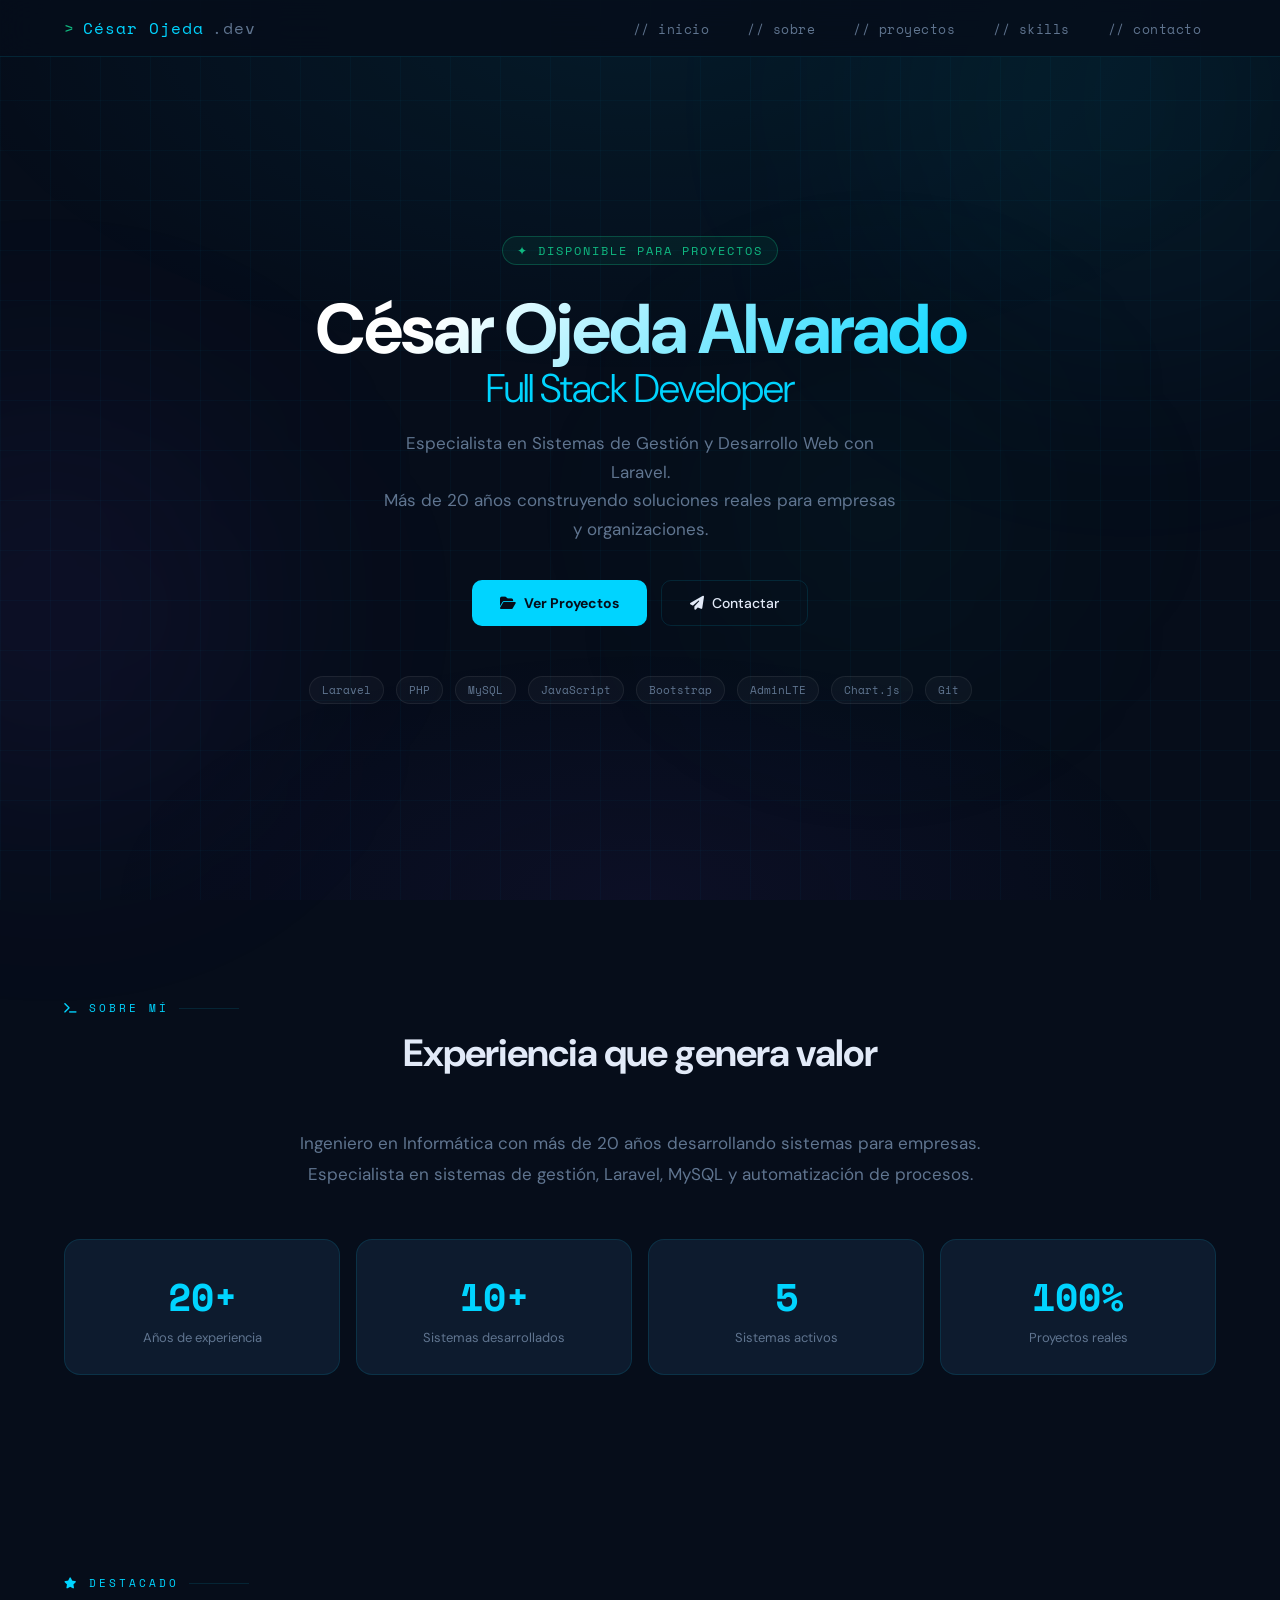
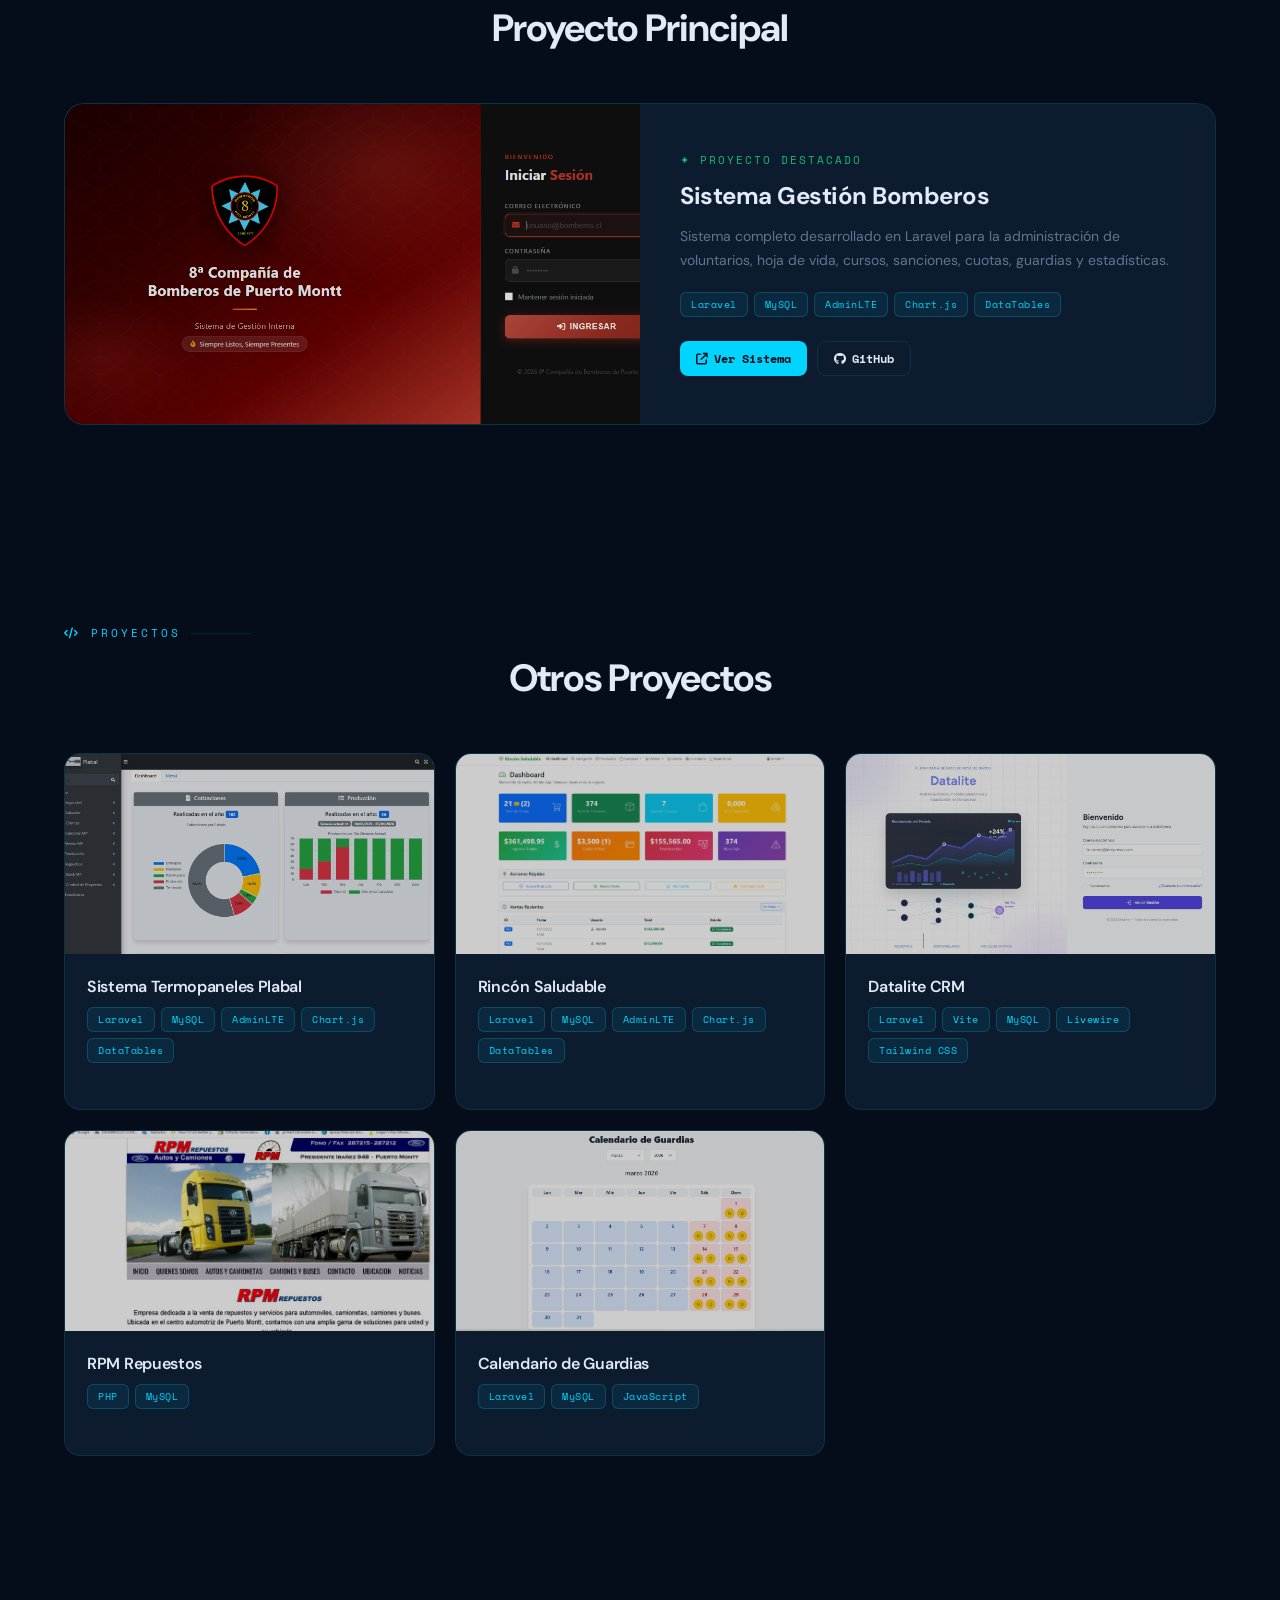
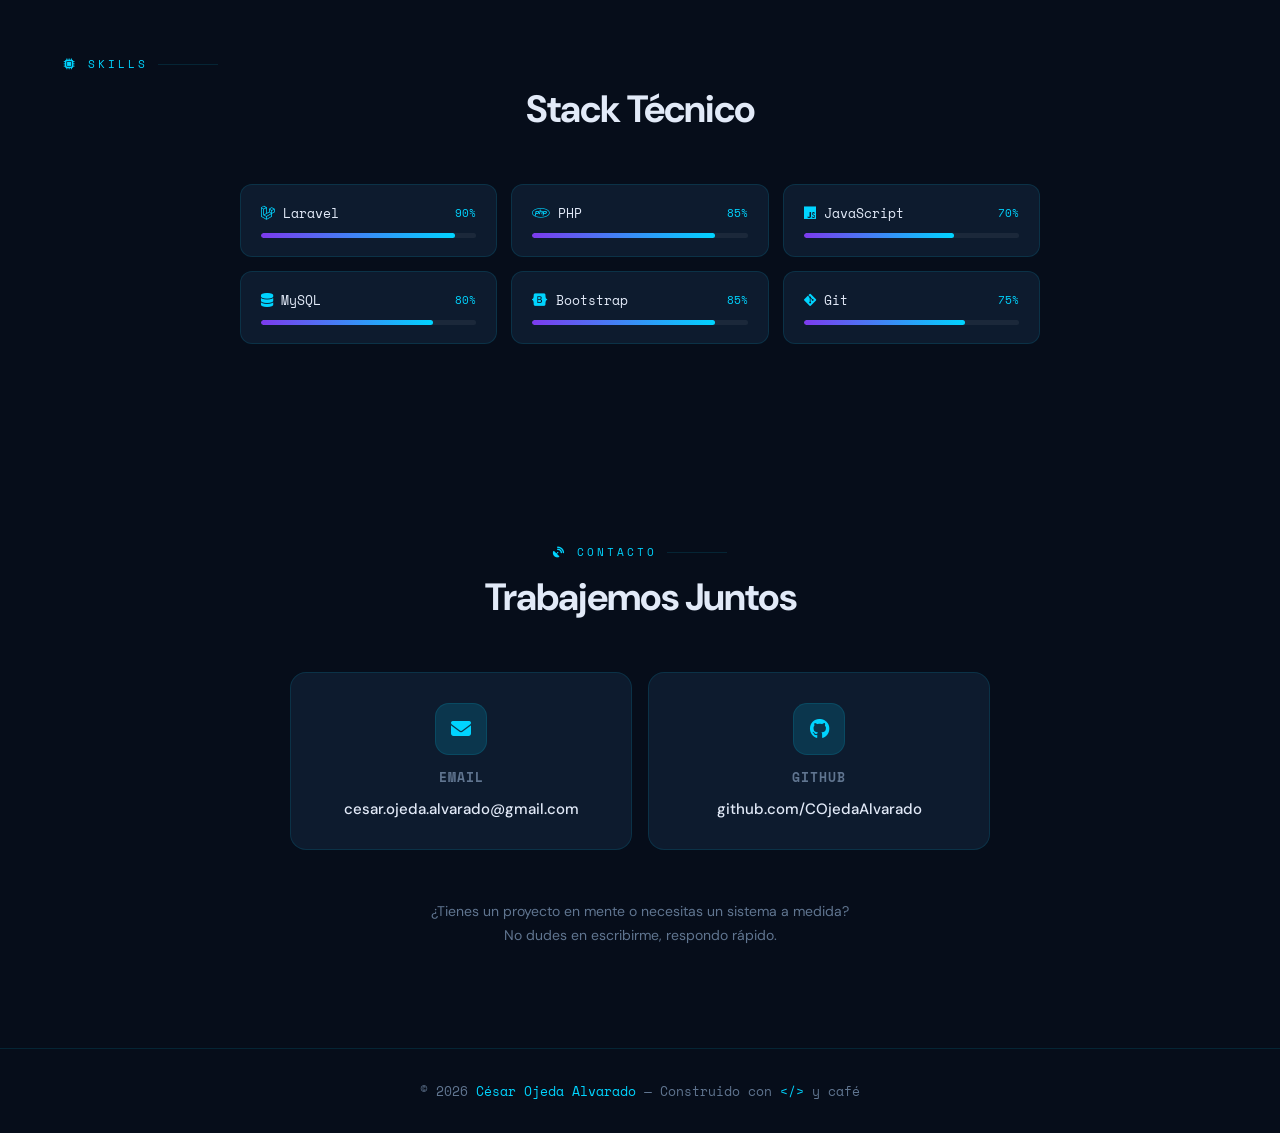
<file: index_01042026.html>
<!DOCTYPE html>
<html lang="es">
<head>
  <meta charset="UTF-8">
  <meta name="viewport" content="width=device-width, initial-scale=1.0">
  <title>César Ojeda Alvarado — Full Stack Developer</title>
  <!-- Favicon antiguo
  <link rel="icon" href="data:image/svg+xml,%3Csvg xmlns='http://www.w3.org/2000/svg' viewBox='0 0 100 100'%3E%3Cdefs%3E%3ClinearGradient id='neon' x1='0%25' y1='0%25' x2='100%25' y2='0%25'%3E%3Cstop offset='0%25' stop-color='%2300ffff'/%3E%3Cstop offset='25%25' stop-color='%23ff00ff'/%3E%3Cstop offset='50%25' stop-color='%2300ff88'/%3E%3Cstop offset='75%25' stop-color='%23ffff00'/%3E%3Cstop offset='100%25' stop-color='%2300ffff'/%3E%3C/linearGradient%3E%3Cfilter id='glow'%3E%3CfeGaussianBlur stdDeviation='2' result='coloredBlur'/%3E%3CfeMerge%3E%3CfeMergeNode in='coloredBlur'/%3E%3CfeMergeNode in='SourceGraphic'/%3E%3C/feMerge%3E%3C/filter%3E%3C/defs%3E%3Cg%3E%3Ccircle cx='50' cy='50' r='42' fill='none' stroke='url(%23neon)' stroke-width='4' filter='url(%23glow)'%3E%3CanimateTransform attributeName='transform' type='rotate' from='0 50 50' to='360 50 50' dur='6s' repeatCount='indefinite'/%3E%3C/circle%3E%3C/g%3E%3Ctext x='50%25' y='52%25' font-size='36' text-anchor='middle' fill='%23000000' font-family='monospace' dy='.3em'%3ECOA%3C/text%3E%3C/svg%3E">
  -->
  <link rel="icon" href="data:image/svg+xml,%3Csvg xmlns='http://www.w3.org/2000/svg' viewBox='0 0 100 100'%3E%3Cdefs%3E%3ClinearGradient id='neon' x1='0%25' y1='0%25' x2='100%25' y2='0%25'%3E%3Cstop offset='0%25' stop-color='%2300ff88'/%3E%3Cstop offset='50%25' stop-color='%2300ffaa'/%3E%3Cstop offset='100%25' stop-color='%2300ff88'/%3E%3C/linearGradient%3E%3Cfilter id='glow'%3E%3CfeGaussianBlur stdDeviation='2.5' result='blur'/%3E%3CfeMerge%3E%3CfeMergeNode in='blur'/%3E%3CfeMergeNode in='SourceGraphic'/%3E%3C/feMerge%3E%3C/filter%3E%3C/defs%3E%3Ccircle cx='50' cy='50' r='42' fill='none' stroke='url(%23neon)' stroke-width='4' filter='url(%23glow)'%3E%3CanimateTransform attributeName='transform' type='rotate' from='0 50 50' to='360 50 50' dur='5s' repeatCount='indefinite'/%3E%3C/circle%3E%3Ctext x='50%25' y='52%25' font-size='36' text-anchor='middle' fill='%23002200' font-family='monospace' dy='.3em'%3ECOA%3C/text%3E%3C/svg%3E">
  <link rel="stylesheet" href="https://cdnjs.cloudflare.com/ajax/libs/font-awesome/6.5.0/css/all.min.css">
  <link href="https://fonts.googleapis.com/css2?family=Space+Mono:wght@400;700&family=DM+Sans:wght@300;400;500;700&display=swap" rel="stylesheet">
  <style>
    :root {
      --bg:      #060d1a;
      --surface: #0d1b2e;
      --accent:  #00d4ff;
      --accent2: #7c3aed;
      --accent3: #10b981;
      --text:    #e2eaf8;
      --muted:   #607590;
      --border:  rgba(0,212,255,0.12);
      --glow:    rgba(0,212,255,0.15);
      --mono:    'Space Mono', monospace;
      --sans:    'DM Sans', sans-serif;
    }

    *, *::before, *::after { margin:0; padding:0; box-sizing:border-box; }
    html { scroll-behavior:smooth; }
    body { background:var(--bg); color:var(--text); font-family:var(--sans); overflow-x:hidden; }

    /* GRID BG */
    body::before {
      content:''; position:fixed; inset:0; pointer-events:none; z-index:0;
      background-image:
        linear-gradient(rgba(0,212,255,0.03) 1px, transparent 1px),
        linear-gradient(90deg, rgba(0,212,255,0.03) 1px, transparent 1px);
      background-size:50px 50px;
    }

    /* ORBS */
    .orb { position:fixed; border-radius:50%; filter:blur(120px); pointer-events:none; z-index:0; animation:drift 12s ease-in-out infinite alternate; }
    .orb-1 { width:500px; height:500px; background:rgba(0,212,255,0.06);  top:-150px; right:-100px; animation-delay:0s; }
    .orb-2 { width:400px; height:400px; background:rgba(124,58,237,0.07); bottom:10%; left:-150px;  animation-delay:-5s; }
    .orb-3 { width:300px; height:300px; background:rgba(16,185,129,0.05); top:40%;    right:20%;    animation-delay:-3s; }
    @keyframes drift { from{transform:translate(0,0) scale(1)} to{transform:translate(30px,-30px) scale(1.05)} }

    /* HEADER */
    header {
      position:fixed; width:100%; top:0; z-index:1000;
      background:rgba(6,13,26,0.85);
      backdrop-filter:blur(20px); -webkit-backdrop-filter:blur(20px);
      border-bottom:1px solid var(--border);
    }
    nav {
      display:flex; justify-content:space-between; align-items:center;
      max-width:1200px; margin:auto; padding:16px 24px;
    }
    .logo {
      font-family:var(--mono); font-size:16px; color:var(--accent);
      letter-spacing:1px; display:flex; align-items:center; gap:8px;
    }
    .logo span { color:var(--muted); }
    .logo::before { content:'>'; color:var(--accent3); animation:blink 1.2s step-end infinite; }
    @keyframes blink { 0%,100%{opacity:1} 50%{opacity:0} }

    /* Nav links — desktop */
    #navMenu { display:flex; list-style:none; gap:8px; }
    #navMenu li a {
      color:var(--muted); text-decoration:none; font-size:13px;
      font-family:var(--mono); padding:6px 14px; border-radius:6px;
      border:1px solid transparent; transition:all .25s; letter-spacing:.5px;
    }
    #navMenu li a:hover { color:var(--accent); border-color:var(--border); background:var(--glow); }

    /* Hamburger button — hidden on desktop */
    .hamburger {
      display:none; flex-direction:column; justify-content:center; gap:5px;
      background:none; border:1px solid var(--border); border-radius:8px;
      padding:8px 10px; cursor:pointer; z-index:1100;
    }
    .hamburger span {
      display:block; width:20px; height:2px; background:var(--accent);
      border-radius:2px; transition:all .3s; transform-origin:center;
    }
    .hamburger.open span:nth-child(1) { transform:translateY(7px) rotate(45deg); }
    .hamburger.open span:nth-child(2) { opacity:0; transform:scaleX(0); }
    .hamburger.open span:nth-child(3) { transform:translateY(-7px) rotate(-45deg); }

    /* HERO */
    .hero {
      position:relative; min-height:100vh;
      display:flex; align-items:center; justify-content:center; text-align:center;
      z-index:1; padding:120px 24px 80px; overflow:hidden;
    }
    .hero::after {
      content:''; position:absolute; inset:0; pointer-events:none;
      background:
        radial-gradient(ellipse 80% 60% at 50% 0%, rgba(0,212,255,0.07) 0%, transparent 70%),
        radial-gradient(ellipse 60% 40% at 50% 100%, rgba(124,58,237,0.06) 0%, transparent 70%);
    }
    .hero-content { position:relative; z-index:2; max-width:800px; }
    .hero-tag {
      display:inline-block; font-family:var(--mono); font-size:12px;
      color:var(--accent3); border:1px solid rgba(16,185,129,0.3);
      background:rgba(16,185,129,0.08); padding:5px 14px; border-radius:20px;
      margin-bottom:28px; letter-spacing:2px; text-transform:uppercase;
      animation:fadeUp .8s ease both;
    }
    .hero h2 {
      font-family:var(--sans); font-size:clamp(32px,5.5vw,72px); font-weight:700;
      line-height:1.05; letter-spacing:-2px; margin-bottom:10px;
      animation:fadeUp .8s ease .15s both;
    }
    .hero h2 .name {
      display:block; white-space:nowrap;
      background:linear-gradient(135deg,#fff 20%,var(--accent) 100%);
      -webkit-background-clip:text; -webkit-text-fill-color:transparent; background-clip:text;
    }
    .hero h2 .role {
      display:block; font-size:clamp(22px,4vw,40px);
      color:var(--accent); letter-spacing:-1px; font-weight:300;
    }
    .hero-desc {
      color:var(--muted); font-size:17px; max-width:520px;
      margin:20px auto 36px; line-height:1.7;
      animation:fadeUp .8s ease .3s both;
    }
    .hero-ctas {
      display:flex; gap:14px; justify-content:center; flex-wrap:wrap;
      animation:fadeUp .8s ease .45s both;
    }
    .hero-tech {
      display:flex; gap:12px; justify-content:center; flex-wrap:wrap;
      margin-top:50px; animation:fadeUp .8s ease .6s both;
    }
    .tech-pill {
      font-family:var(--mono); font-size:11px; color:var(--muted);
      border:1px solid rgba(255,255,255,0.07); padding:5px 12px;
      border-radius:20px; background:rgba(255,255,255,0.03);
    }
    @keyframes fadeUp { from{opacity:0;transform:translateY(24px)} to{opacity:1;transform:translateY(0)} }

    /* BUTTONS */
    .btn-primary {
      display:inline-flex; align-items:center; gap:8px; padding:13px 28px;
      background:var(--accent); color:var(--bg); border-radius:10px;
      text-decoration:none; font-weight:700; font-size:14px; transition:all .25s;
      position:relative; overflow:hidden;
    }
    .btn-primary::before {
      content:''; position:absolute; inset:0;
      background:linear-gradient(135deg,transparent 30%,rgba(255,255,255,0.2));
      opacity:0; transition:opacity .25s;
    }
    .btn-primary:hover { transform:translateY(-2px); box-shadow:0 8px 30px rgba(0,212,255,0.35); }
    .btn-primary:hover::before { opacity:1; }
    .btn-ghost {
      display:inline-flex; align-items:center; gap:8px; padding:13px 28px;
      background:transparent; color:var(--text); border:1px solid var(--border);
      border-radius:10px; text-decoration:none; font-weight:500; font-size:14px; transition:all .25s;
    }
    .btn-ghost:hover { border-color:var(--accent); color:var(--accent); background:var(--glow); transform:translateY(-2px); }

    /* SECTIONS */
    section { position:relative; z-index:1; padding:100px 24px; max-width:1200px; margin:auto; }
    .section-label {
      font-family:var(--mono); font-size:11px; color:var(--accent);
      letter-spacing:3px; text-transform:uppercase; margin-bottom:12px;
      display:flex; align-items:center; gap:10px;
    }
    .section-label::after { content:''; flex:1; height:1px; background:var(--border); max-width:60px; }
    h3 { font-size:clamp(28px,4vw,38px); font-weight:700; letter-spacing:-1px; margin-bottom:50px; text-align:center; }

    /* SOBRE */
    #sobre > p {
      color:var(--muted); font-size:17px; line-height:1.8;
      max-width:700px; margin:0 auto 50px; text-align:center;
    }
    .stats { display:grid; grid-template-columns:repeat(auto-fit,minmax(160px,1fr)); gap:16px; }
    .stat {
      background:var(--surface); border:1px solid var(--border); border-radius:16px;
      padding:28px 20px; text-align:center; transition:all .3s; position:relative; overflow:hidden;
    }
    .stat::before {
      content:''; position:absolute; top:0; left:0; right:0; height:2px;
      background:linear-gradient(90deg,var(--accent2),var(--accent)); opacity:0; transition:opacity .3s;
    }
    .stat:hover { transform:translateY(-4px); border-color:rgba(0,212,255,0.3); }
    .stat:hover::before { opacity:1; }
    .stat h4 { font-size:38px; font-weight:700; color:var(--accent); font-family:var(--mono); }
    .stat p  { font-size:13px; color:var(--muted); margin-top:4px; }

    /* DESTACADO */
    .destacado {
      display:grid; grid-template-columns:1fr 1fr;
      background:var(--surface); border:1px solid var(--border);
      border-radius:20px; overflow:hidden; transition:border-color .3s;
    }
    .destacado:hover { border-color:rgba(0,212,255,0.3); }
    .destacado img {
      width:100%; height:100%; min-height:320px; object-fit:cover; display:block;
      filter:brightness(0.85); transition:filter .4s;
    }
    .destacado:hover img { filter:brightness(1); }
    .destacado-info { padding:40px; display:flex; flex-direction:column; justify-content:center; }
    .destacado-info .proj-label {
      font-family:var(--mono); font-size:11px; color:var(--accent3);
      letter-spacing:2px; text-transform:uppercase; margin-bottom:12px;
    }
    .destacado-info h4 { font-size:24px; font-weight:700; letter-spacing:-.5px; margin-bottom:14px; }
    .destacado-info p  { color:var(--muted); font-size:14px; line-height:1.7; margin-bottom:20px; }

    /* BADGES */
    .badges { display:flex; flex-wrap:wrap; gap:6px; margin-bottom:24px; }
    .badges span {
      font-family:var(--mono); font-size:10px; letter-spacing:.5px;
      background:rgba(0,212,255,0.08); color:var(--accent);
      border:1px solid rgba(0,212,255,0.2); padding:4px 10px; border-radius:6px;
    }
    .card-buttons { display:flex; gap:10px; flex-wrap:wrap; }
    .btn-small {
      display:inline-flex; align-items:center; gap:6px; padding:8px 16px;
      font-size:12px; border-radius:8px; font-weight:600; text-decoration:none;
      transition:all .2s; font-family:var(--mono);
    }
    .btn-small.primary { background:var(--accent); color:var(--bg); }
    .btn-small.primary:hover { box-shadow:0 4px 20px rgba(0,212,255,0.35); transform:translateY(-1px); }
    .btn-small.ghost { background:transparent; color:var(--text); border:1px solid var(--border); }
    .btn-small.ghost:hover { border-color:var(--accent); color:var(--accent); }

    /* GRID PROYECTOS */
    .grid { display:grid; grid-template-columns:repeat(auto-fit,minmax(280px,1fr)); gap:20px; }
    .card {
      background:var(--surface); border:1px solid var(--border);
      border-radius:16px; overflow:hidden; transition:all .3s;
    }
    .card:hover { transform:translateY(-6px); border-color:rgba(0,212,255,0.3); }
    .card-img-wrap { overflow:hidden; }
    .card img {
      width:100%; height:200px; object-fit:cover; display:block;
      filter:brightness(0.8); transition:transform .5s, filter .3s;
    }
    .card:hover img { transform:scale(1.04); filter:brightness(1); }
    .card-body { padding:22px; }
    .card-body h4 { font-size:16px; font-weight:600; margin-bottom:10px; letter-spacing:-.3px; }

    /* SKILLS */
    .skills-grid {
      display:grid; grid-template-columns:repeat(auto-fit,minmax(240px,1fr));
      gap:14px; max-width:800px; margin:auto;
    }
    .skill-item {
      background:var(--surface); border:1px solid var(--border);
      border-radius:12px; padding:18px 20px; transition:border-color .3s;
    }
    .skill-item:hover { border-color:rgba(0,212,255,0.3); }
    .skill-header { display:flex; justify-content:space-between; align-items:center; margin-bottom:10px; }
    .skill-name { font-family:var(--mono); font-size:13px; color:var(--text); display:flex; align-items:center; gap:8px; }
    .skill-name i { color:var(--accent); font-size:14px; }
    .skill-pct  { font-family:var(--mono); font-size:11px; color:var(--accent); }
    .barra { background:rgba(255,255,255,0.06); border-radius:20px; height:5px; overflow:hidden; }
    .progreso {
      height:100%; background:linear-gradient(90deg,var(--accent2),var(--accent));
      border-radius:20px; width:0; transition:width 1.4s cubic-bezier(.4,0,.2,1);
    }

    /* CONTACTO */
    #contacto { text-align:center; }
    .contact-grid {
      display:grid; grid-template-columns:repeat(auto-fit,minmax(240px,1fr));
      gap:16px; max-width:700px; margin:0 auto 50px;
    }
    .contact-card {
      background:var(--surface); border:1px solid var(--border); border-radius:16px;
      padding:30px 24px; text-decoration:none; color:var(--text); transition:all .3s;
      display:flex; flex-direction:column; align-items:center; gap:12px;
      position:relative; overflow:hidden;
    }
    .contact-card::before {
      content:''; position:absolute; bottom:0; left:0; right:0; height:2px;
      background:linear-gradient(90deg,var(--accent2),var(--accent));
      transform:scaleX(0); transition:transform .3s; transform-origin:left;
    }
    .contact-card:hover { transform:translateY(-4px); border-color:rgba(0,212,255,0.3); }
    .contact-card:hover::before { transform:scaleX(1); }
    .contact-icon {
      width:52px; height:52px; border-radius:14px; background:var(--glow);
      border:1px solid var(--border); display:flex; align-items:center;
      justify-content:center; font-size:20px; color:var(--accent); transition:all .3s;
    }
    .contact-card:hover .contact-icon { background:rgba(0,212,255,0.15); box-shadow:0 0 20px rgba(0,212,255,0.2); }
    .contact-card h4 { font-size:13px; color:var(--muted); font-family:var(--mono); letter-spacing:1px; }
    .contact-card p  { font-size:15px; font-weight:500; word-break:break-all; }
    .contact-note { color:var(--muted); font-size:14px; max-width:440px; margin:0 auto; line-height:1.7; }

    /* FOOTER */
    footer {
      border-top:1px solid var(--border); text-align:center; padding:32px 24px;
      color:var(--muted); font-size:13px; font-family:var(--mono); position:relative; z-index:1;
    }
    footer span { color:var(--accent); }

    /* BACK TO TOP */
    .back-top {
      position:fixed; bottom:28px; right:28px; width:44px; height:44px;
      background:var(--accent); color:var(--bg); border-radius:12px;
      display:flex; align-items:center; justify-content:center;
      text-decoration:none; font-size:16px; z-index:999;
      opacity:0; transform:translateY(12px);
      transition:opacity .3s, transform .3s, box-shadow .3s;
      pointer-events:none;
    }
    .back-top.show { opacity:1; transform:translateY(0); pointer-events:all; }
    .back-top:hover { box-shadow:0 6px 24px rgba(0,212,255,0.4); transform:translateY(-2px); }

    /* SCROLL REVEAL */
    .animar { opacity:0; transform:translateY(32px); transition:opacity .7s ease, transform .7s ease; }
    .animar.visible { opacity:1; transform:translateY(0); }

    /* SCROLLBAR */
    ::-webkit-scrollbar { width:5px; }
    ::-webkit-scrollbar-track { background:var(--bg); }
    ::-webkit-scrollbar-thumb { background:var(--border); border-radius:10px; }

    /* RESPONSIVE */
    @media(max-width:900px) {
      .destacado { grid-template-columns:1fr; }
      .destacado img { min-height:240px; }
    }

    @media(max-width:640px) {
      /* Mostrar hamburger */
      .hamburger { display:flex; }

      /* Menú oculto por defecto, desliza desde arriba al abrir */
      #navMenu {
        position:fixed;
        top:0; left:0; right:0;
        flex-direction:column;
        gap:6px;
        background:rgba(6,13,26,0.97);
        backdrop-filter:blur(20px);
        -webkit-backdrop-filter:blur(20px);
        padding:80px 24px 40px;
        border-bottom:1px solid var(--border);
        transform:translateY(-110%);
        transition:transform .35s cubic-bezier(.4,0,.2,1);
        z-index:1050;
      }
      #navMenu.open { transform:translateY(0); }

      #navMenu li a {
        display:block;
        font-size:16px;
        padding:14px 18px;
        border-radius:10px;
        border:1px solid transparent;
      }
      #navMenu li a:hover {
        border-color:var(--border);
        background:var(--glow);
        color:var(--accent);
      }

      section { padding:70px 18px; }
    }
  </style>
</head>
<body>

<div class="orb orb-1"></div>
<div class="orb orb-2"></div>
<div class="orb orb-3"></div>

<!-- HEADER -->
<header>
  <nav>
    <div class="logo">César Ojeda<span>.dev</span></div>

    <ul id="navMenu">
      <li><a href="#inicio">// inicio</a></li>
      <li><a href="#sobre">// sobre</a></li>
      <li><a href="#proyectos">// proyectos</a></li>
      <li><a href="#skills">// skills</a></li>
      <li><a href="#contacto">// contacto</a></li>
    </ul>

    <button class="hamburger" id="hamburger" aria-label="Abrir menú">
      <span></span><span></span><span></span>
    </button>
  </nav>
</header>

<!-- HERO -->
<div class="hero" id="inicio">
  <div class="hero-content">
    <div class="hero-tag">&#x2726; Disponible para proyectos</div>
    <h2>
      <span class="name">César Ojeda Alvarado</span>
      <span class="role">Full Stack Developer</span>
    </h2>
    <p class="hero-desc">
      Especialista en Sistemas de Gestión y Desarrollo Web con Laravel.<br>
      Más de 20 años construyendo soluciones reales para empresas y organizaciones.
    </p>
    <div class="hero-ctas">
      <a href="#proyectos" class="btn-primary"><i class="fa-solid fa-folder-open"></i> Ver Proyectos</a>
      <a href="#contacto"  class="btn-ghost"><i class="fa-solid fa-paper-plane"></i> Contactar</a>
    </div>
    <div class="hero-tech">
      <span class="tech-pill">Laravel</span>
      <span class="tech-pill">PHP</span>
      <span class="tech-pill">MySQL</span>
      <span class="tech-pill">JavaScript</span>
      <span class="tech-pill">Bootstrap</span>
      <span class="tech-pill">AdminLTE</span>
      <span class="tech-pill">Chart.js</span>
      <span class="tech-pill">Git</span>
    </div>
  </div>
</div>

<!-- SOBRE MÍ -->
<section id="sobre" class="animar">
  <div class="section-label"><i class="fa-solid fa-terminal"></i> sobre mí</div>
  <h3>Experiencia que genera valor</h3>
  <p>
    Ingeniero en Informática con más de 20 años desarrollando sistemas para empresas.
    Especialista en sistemas de gestión, Laravel, MySQL y automatización de procesos.
  </p>
  <div class="stats">
    <div class="stat"><h4>20+</h4><p>Años de experiencia</p></div>
    <div class="stat"><h4>10+</h4><p>Sistemas desarrollados</p></div>
    <div class="stat"><h4>5</h4><p>Sistemas activos</p></div>
    <div class="stat"><h4>100%</h4><p>Proyectos reales</p></div>
  </div>
</section>

<!-- PROYECTO DESTACADO -->
<section class="animar">
  <div class="section-label"><i class="fa-solid fa-star"></i> destacado</div>
  <h3>Proyecto Principal</h3>
  <div class="destacado">
    <img src="img/gestion8.png" alt="Sistema Bomberos">
    <div class="destacado-info">
      <div class="proj-label">&#x2726; Proyecto Destacado</div>
      <h4>Sistema Gestión Bomberos</h4>
      <p>Sistema completo desarrollado en Laravel para la administración de voluntarios, hoja de vida, cursos, sanciones, cuotas, guardias y estadísticas.</p>
      <div class="badges">
        <span>Laravel</span><span>MySQL</span><span>AdminLTE</span><span>Chart.js</span><span>DataTables</span>
      </div>
      <div class="card-buttons">
        <a href="#" class="btn-small primary"><i class="fa-solid fa-arrow-up-right-from-square"></i> Ver Sistema</a>
        <a href="https://github.com/COjedaAlvarado" class="btn-small ghost" target="_blank"><i class="fa-brands fa-github"></i> GitHub</a>
      </div>
    </div>
  </div>
</section>

<!-- OTROS PROYECTOS -->
<section id="proyectos" class="animar">
  <div class="section-label"><i class="fa-solid fa-code"></i> proyectos</div>
  <h3>Otros Proyectos</h3>
  <div class="grid">

    <div class="card">
      <div class="card-img-wrap"><img src="img/p7.jpg" alt="Termopaneles Plabal"></div>
      <div class="card-body">
        <h4>Sistema Termopaneles Plabal</h4>
        <div class="badges">
          <span>Laravel</span><span>MySQL</span><span>AdminLTE</span><span>Chart.js</span><span>DataTables</span>
        </div>
      </div>
    </div>

    <div class="card">
      <div class="card-img-wrap"><img src="img/rs1.PNG" alt="Rincón Saludable"></div>
      <div class="card-body">
        <h4>Rincón Saludable</h4>
        <div class="badges">
          <span>Laravel</span><span>MySQL</span><span>AdminLTE</span><span>Chart.js</span><span>DataTables</span>
        </div>
      </div>
    </div>

    <div class="card">
      <div class="card-img-wrap"><img src="img/datalite.jpg" alt="Datalite CRM"></div>
      <div class="card-body">
        <h4>Datalite CRM</h4>
        <div class="badges">
          <span>Laravel</span><span>Vite</span><span>MySQL</span><span>Livewire</span><span>Tailwind CSS</span>
        </div>
      </div>
    </div>

    <div class="card">
      <div class="card-img-wrap"><img src="img/p2.jpg" alt="RPM Repuestos"></div>
      <div class="card-body">
        <h4>RPM Repuestos</h4>
        <div class="badges"><span>PHP</span><span>MySQL</span></div>
      </div>
    </div>

    <div class="card">
      <div class="card-img-wrap"><img src="img/guardias.png" alt="Calendario de Guardias"></div>
      <div class="card-body">
        <h4>Calendario de Guardias</h4>
        <div class="badges"><span>Laravel</span><span>MySQL</span><span>JavaScript</span></div>
      </div>
    </div>

  </div>
</section>

<!-- SKILLS -->
<section id="skills" class="animar">
  <div class="section-label"><i class="fa-solid fa-microchip"></i> skills</div>
  <h3>Stack Técnico</h3>
  <div class="skills-grid">

    <div class="skill-item">
      <div class="skill-header">
        <div class="skill-name"><i class="fa-brands fa-laravel"></i> Laravel</div>
        <div class="skill-pct">90%</div>
      </div>
      <div class="barra"><div class="progreso" data-w="90%"></div></div>
    </div>

    <div class="skill-item">
      <div class="skill-header">
        <div class="skill-name"><i class="fa-brands fa-php"></i> PHP</div>
        <div class="skill-pct">85%</div>
      </div>
      <div class="barra"><div class="progreso" data-w="85%"></div></div>
    </div>

    <div class="skill-item">
      <div class="skill-header">
        <div class="skill-name"><i class="fa-brands fa-js"></i> JavaScript</div>
        <div class="skill-pct">70%</div>
      </div>
      <div class="barra"><div class="progreso" data-w="70%"></div></div>
    </div>

    <div class="skill-item">
      <div class="skill-header">
        <div class="skill-name"><i class="fa-solid fa-database"></i> MySQL</div>
        <div class="skill-pct">80%</div>
      </div>
      <div class="barra"><div class="progreso" data-w="80%"></div></div>
    </div>

    <div class="skill-item">
      <div class="skill-header">
        <div class="skill-name"><i class="fa-brands fa-bootstrap"></i> Bootstrap</div>
        <div class="skill-pct">85%</div>
      </div>
      <div class="barra"><div class="progreso" data-w="85%"></div></div>
    </div>

    <div class="skill-item">
      <div class="skill-header">
        <div class="skill-name"><i class="fa-brands fa-git-alt"></i> Git</div>
        <div class="skill-pct">75%</div>
      </div>
      <div class="barra"><div class="progreso" data-w="75%"></div></div>
    </div>

  </div>
</section>

<!-- CONTACTO -->
<section id="contacto" class="animar">
  <div class="section-label" style="justify-content:center"><i class="fa-solid fa-satellite-dish"></i> contacto</div>
  <h3>Trabajemos Juntos</h3>
  <div class="contact-grid">
    <a href="mailto:cesar.ojeda.alvarado@gmail.com" class="contact-card">
      <div class="contact-icon"><i class="fa-solid fa-envelope"></i></div>
      <h4>EMAIL</h4>
      <p>cesar.ojeda.alvarado&#64;gmail.com</p>
    </a>
    <a href="https://github.com/COjedaAlvarado" target="_blank" class="contact-card">
      <div class="contact-icon"><i class="fa-brands fa-github"></i></div>
      <h4>GITHUB</h4>
      <p>github.com/COjedaAlvarado</p>
    </a>
  </div>
  <p class="contact-note">
    ¿Tienes un proyecto en mente o necesitas un sistema a medida?<br>
    No dudes en escribirme, respondo rápido.
  </p>
</section>

<a href="#inicio" class="back-top" id="backTop" title="Volver arriba">
  <i class="fa-solid fa-arrow-up"></i>
</a>

<footer>
  <p>&#169; 2026 <span>César Ojeda Alvarado</span> &#8212; Construido con <span>&lt;/&gt;</span> y café</p>
</footer>

<script>
  /* Hamburger */
  var hamburger = document.getElementById('hamburger');
  var navMenu   = document.getElementById('navMenu');

  hamburger.addEventListener('click', function() {
    hamburger.classList.toggle('open');
    navMenu.classList.toggle('open');
  });

  navMenu.querySelectorAll('a').forEach(function(link) {
    link.addEventListener('click', function() {
      hamburger.classList.remove('open');
      navMenu.classList.remove('open');
    });
  });

  /* Back to top */
  var backTop = document.getElementById('backTop');
  window.addEventListener('scroll', function() {
    if (window.scrollY > 400) {
      backTop.classList.add('show');
    } else {
      backTop.classList.remove('show');
    }
  });

  /* Scroll reveal */
  var revealObs = new IntersectionObserver(function(entries) {
    entries.forEach(function(e) {
      if (e.isIntersecting) e.target.classList.add('visible');
    });
  }, { threshold: 0.05 });
  document.querySelectorAll('.animar').forEach(function(el) { revealObs.observe(el); });

  /* Skill bars */
  var skillObs = new IntersectionObserver(function(entries) {
    entries.forEach(function(e) {
      if (e.isIntersecting) {
        e.target.querySelectorAll('.progreso').forEach(function(bar) {
          setTimeout(function() { bar.style.width = bar.getAttribute('data-w'); }, 200);
        });
        skillObs.unobserve(e.target);
      }
    });
  }, { threshold: 0.05 });
  var skillsSec = document.querySelector('#skills');
  if (skillsSec) skillObs.observe(skillsSec);
</script>
</body>
</html>
</file>
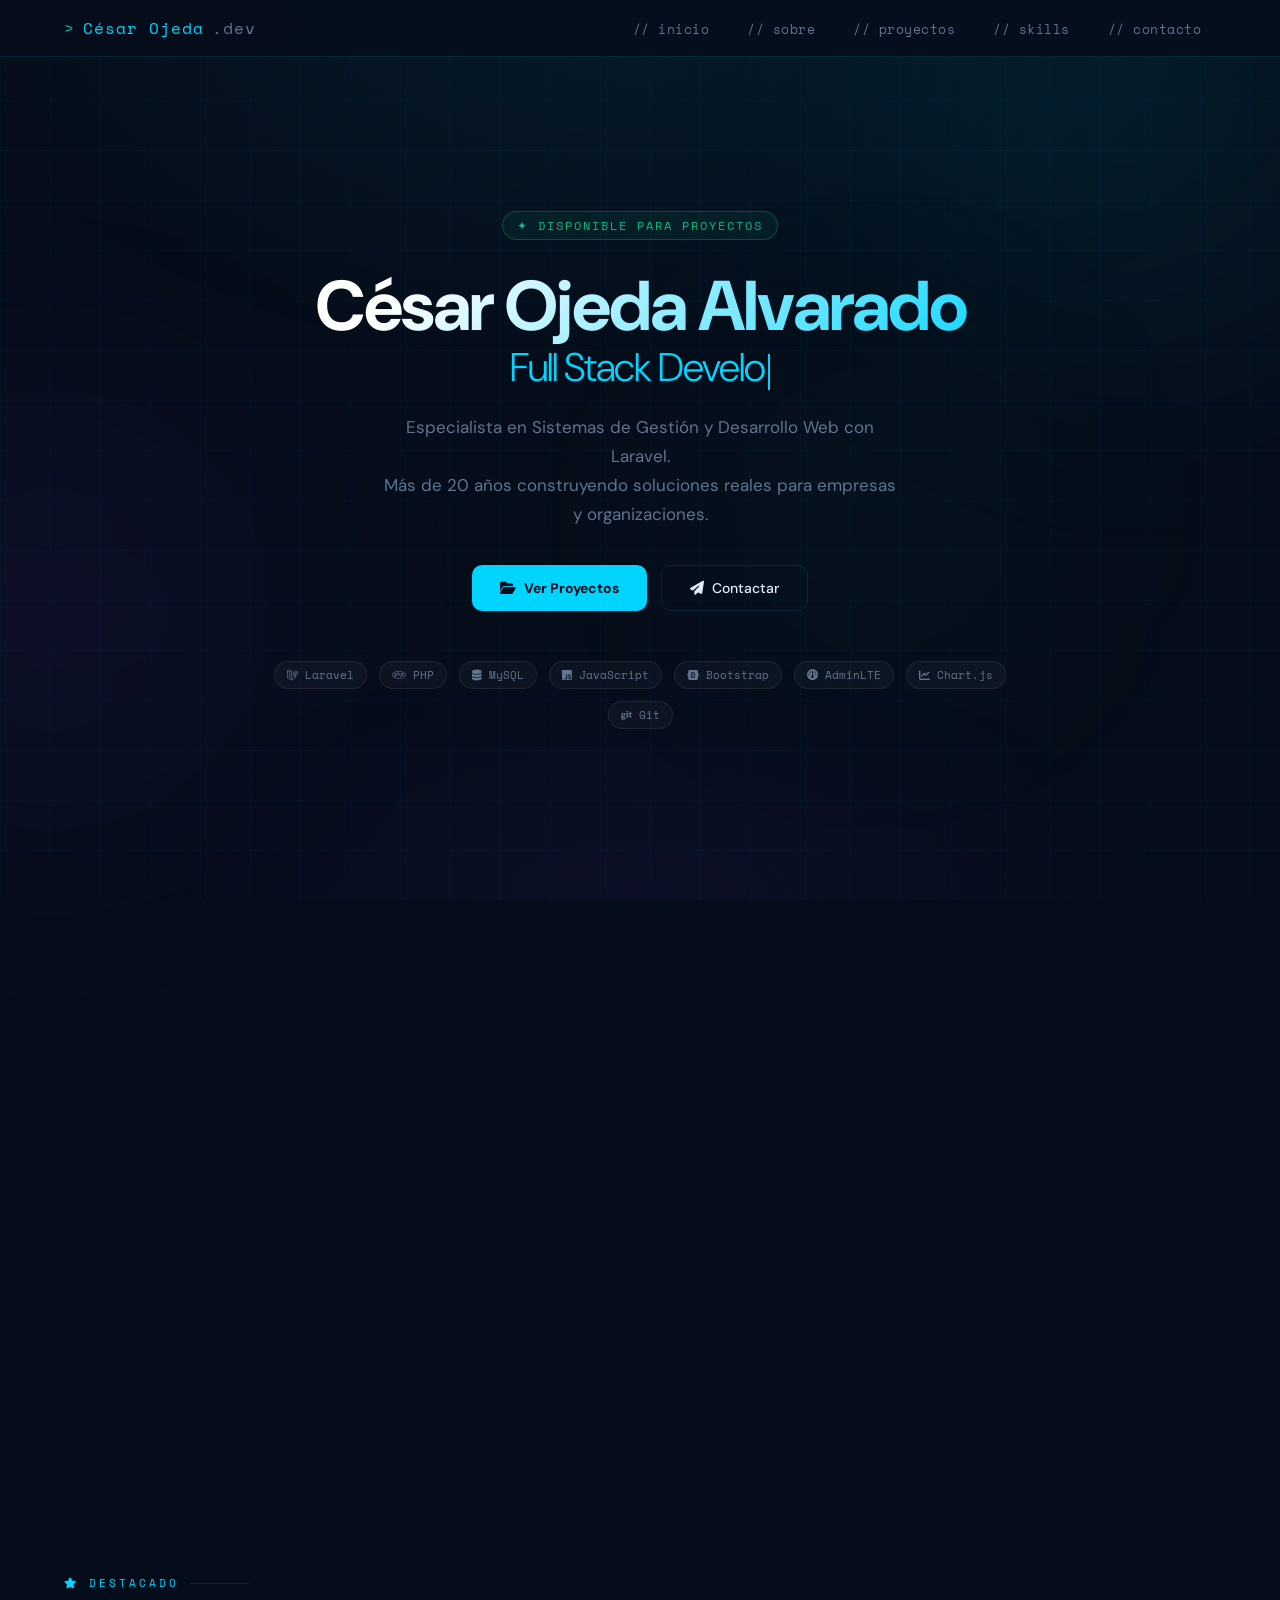
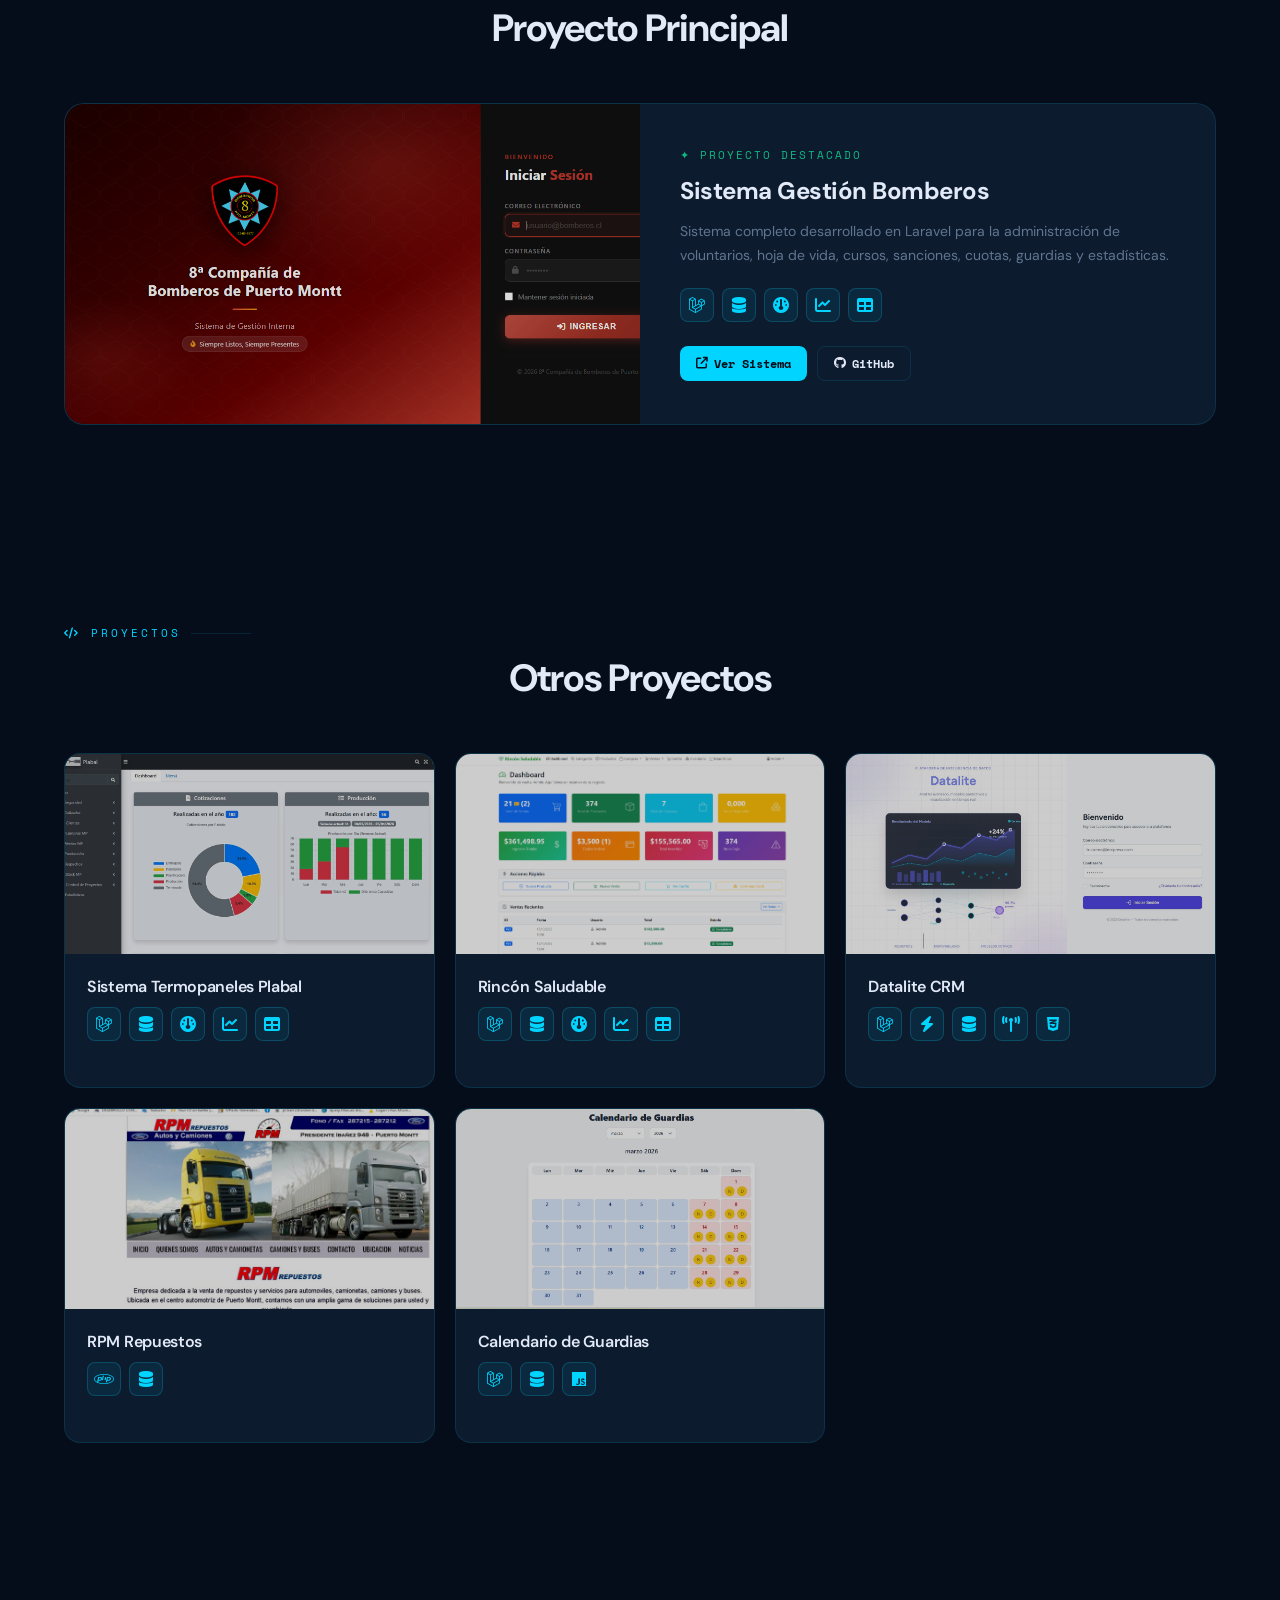
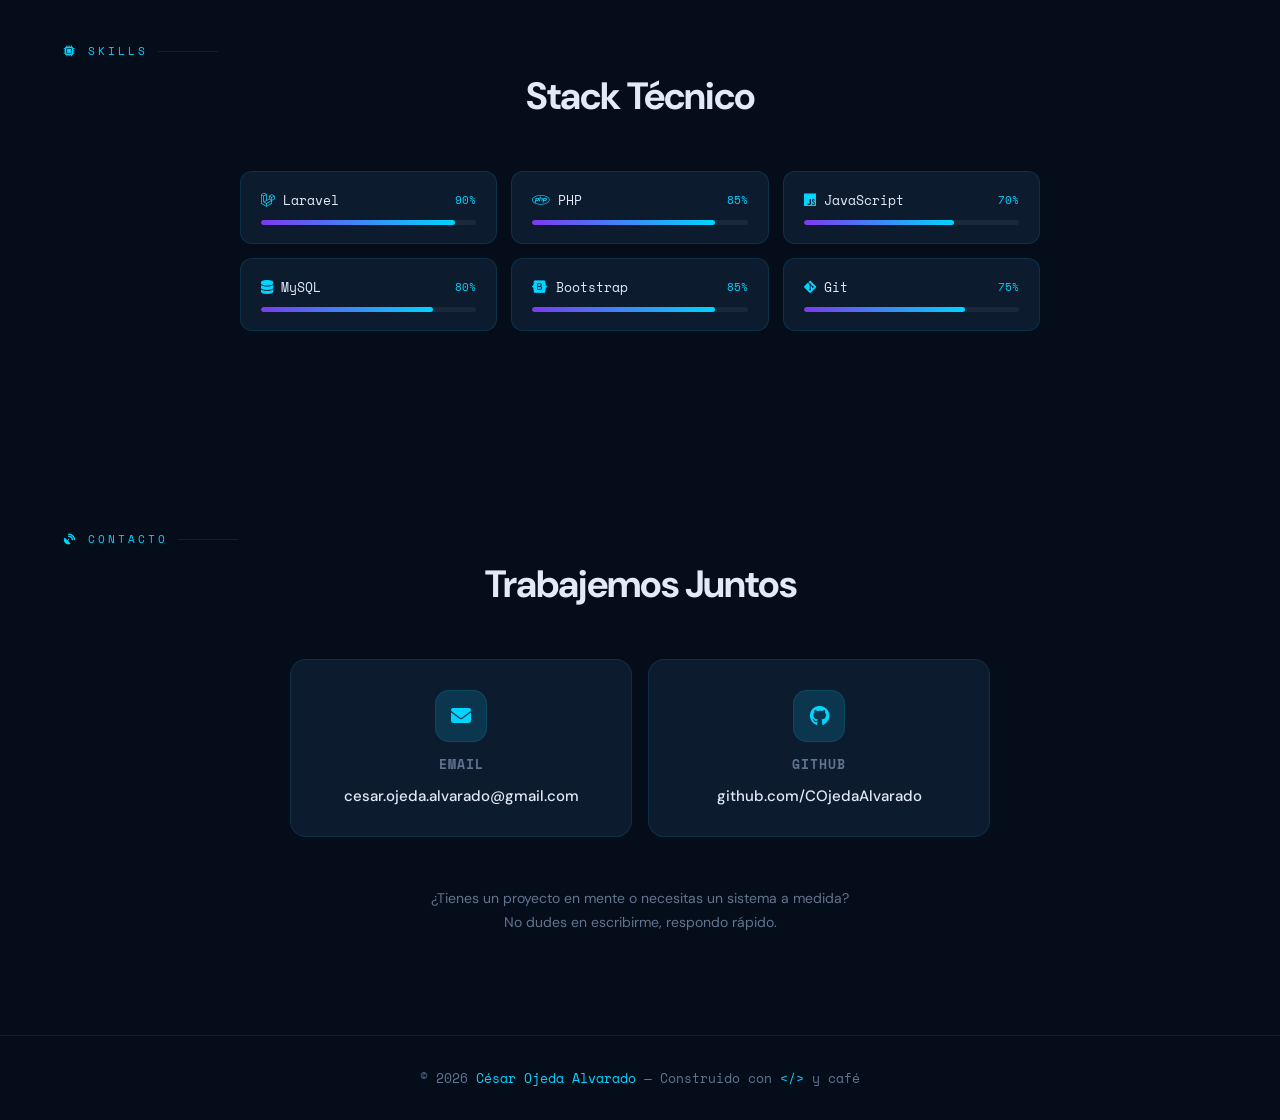
<file: index_01042026_noche.html>
<!DOCTYPE html>
<html lang="es">
<head>
  <meta charset="UTF-8">
  <meta name="viewport" content="width=device-width, initial-scale=1.0">
  <title>César Ojeda Alvarado — Full Stack Developer</title>
  <link rel="icon" type="image/svg+xml" href="data:image/svg+xml,
%3Csvg xmlns='http://www.w3.org/2000/svg' viewBox='0 0 100 100'%3E

%3C!-- fondo redondo blanco --%3E
%3Ccircle cx='50' cy='50' r='48' fill='white'/%3E

%3C!-- cuerpo gato --%3E
%3Cellipse cx='50' cy='68' rx='18' ry='12' fill='black'/%3E

%3C!-- cabeza gato --%3E
%3Ccircle cx='50' cy='45' r='18' fill='black'/%3E

%3C!-- orejas --%3E
%3Cpath d='M38 32 L45 18 L48 34Z' fill='black'/%3E
%3Cpath d='M62 32 L55 18 L52 34Z' fill='black'/%3E

%3C!-- lentes hacker --%3E
%3Crect x='38' y='42' width='10' height='7' rx='2' fill='white'/%3E
%3Crect x='52' y='42' width='10' height='7' rx='2' fill='white'/%3E
%3Crect x='48' y='44' width='4' height='2' fill='white'/%3E

%3C!-- cola --%3E
%3Cpath d='M66 70 Q78 65 72 55' stroke='black' stroke-width='4' fill='none'/%3E

%3C/svg%3E">
<link rel="apple-touch-icon" href="data:image/svg+xml,
%3Csvg xmlns='http://www.w3.org/2000/svg' viewBox='0 0 100 100'%3E
%3Ccircle cx='50' cy='50' r='48' fill='white'/%3E
%3Cellipse cx='50' cy='68' rx='18' ry='12' fill='black'/%3E
%3Ccircle cx='50' cy='45' r='18' fill='black'/%3E
%3Cpath d='M38 32 L45 18 L48 34Z' fill='black'/%3E
%3Cpath d='M62 32 L55 18 L52 34Z' fill='black'/%3E
%3Crect x='38' y='42' width='10' height='7' rx='2' fill='white'/%3E
%3Crect x='52' y='42' width='10' height='7' rx='2' fill='white'/%3E
%3Crect x='48' y='44' width='4' height='2' fill='white'/%3E
%3Cpath d='M66 70 Q78 65 72 55' stroke='black' stroke-width='4' fill='none'/%3E
%3C/svg%3E">  
  <!-- Favicon antiguo
  <link rel="icon" href="data:image/svg+xml,%3Csvg xmlns='http://www.w3.org/2000/svg' viewBox='0 0 100 100'%3E%3Crect width='100' height='100' rx='18' fill='%23060d1a'/%3E%3Crect x='4' y='4' width='92' height='92' rx='15' fill='none' stroke='%2300d4ff' stroke-width='2' opacity='0.5'/%3E%3Ctext x='50' y='56' font-size='34' font-weight='700' text-anchor='middle' fill='%2300d4ff' font-family='monospace' letter-spacing='-1'%3ECOA%3C/text%3E%3C/svg%3E">
  -->
  <link rel="stylesheet" href="https://cdnjs.cloudflare.com/ajax/libs/font-awesome/6.5.0/css/all.min.css">
  <link href="https://fonts.googleapis.com/css2?family=Space+Mono:wght@400;700&family=DM+Sans:wght@300;400;500;700&display=swap" rel="stylesheet">
  <style>
    /* LOADER */
    #loader {
      position:fixed; inset:0; background:#060d1a;
      display:flex; flex-direction:column; align-items:center; justify-content:center;
      gap:20px; z-index:9999; transition:opacity .5s ease;
    }
    .loader-ring { position:relative; width:64px; height:64px; }
    .loader-ring::before, .loader-ring::after {
      content:''; position:absolute; inset:0; border-radius:50%; border:3px solid transparent;
    }
    .loader-ring::before { border-top-color:#00d4ff; animation:spin 1s linear infinite; }
    .loader-ring::after  { border-bottom-color:rgba(124,58,237,0.6); animation:spin 1.6s linear infinite reverse; }
    .loader-dot {
      position:absolute; top:50%; left:50%; width:10px; height:10px; border-radius:50%;
      background:#00d4ff; transform:translate(-50%,-50%); box-shadow:0 0 12px #00d4ff;
      animation:pdot 1s ease-in-out infinite alternate;
    }
    .loader-text {
      font-family:'Space Mono',monospace; font-size:12px; color:rgba(0,212,255,0.6);
      letter-spacing:3px; text-transform:uppercase; animation:fload 1.2s ease-in-out infinite alternate;
    }
    @keyframes spin  { to{ transform:rotate(360deg); } }
    @keyframes pdot  { from{opacity:.4;transform:translate(-50%,-50%) scale(.8)} to{opacity:1;transform:translate(-50%,-50%) scale(1.2)} }
    @keyframes fload { from{opacity:.3} to{opacity:.9} }

    /* BASE */
    :root {
      --bg:#060d1a; --surface:#0d1b2e; --accent:#00d4ff; --accent2:#7c3aed;
      --accent3:#10b981; --text:#e2eaf8; --muted:#607590;
      --border:rgba(0,212,255,0.12); --glow:rgba(0,212,255,0.15);
      --mono:'Space Mono',monospace; --sans:'DM Sans',sans-serif;
    }
    *,*::before,*::after{margin:0;padding:0;box-sizing:border-box}
    html{scroll-behavior:smooth}
    body{background:var(--bg);color:var(--text);font-family:var(--sans);overflow-x:hidden}
    body::before{
      content:'';position:fixed;inset:0;pointer-events:none;z-index:0;
      background-image:linear-gradient(rgba(0,212,255,0.03) 1px,transparent 1px),linear-gradient(90deg,rgba(0,212,255,0.03) 1px,transparent 1px);
      background-size:50px 50px;
    }

    /* ORBS */
    .orb{position:fixed;border-radius:50%;filter:blur(120px);pointer-events:none;z-index:0;animation:drift 12s ease-in-out infinite alternate}
    .orb-1{width:500px;height:500px;background:rgba(0,212,255,0.06);top:-150px;right:-100px}
    .orb-2{width:400px;height:400px;background:rgba(124,58,237,0.07);bottom:10%;left:-150px;animation-delay:-5s}
    .orb-3{width:300px;height:300px;background:rgba(16,185,129,0.05);top:40%;right:20%;animation-delay:-3s}
    @keyframes drift{from{transform:translate(0,0) scale(1)}to{transform:translate(30px,-30px) scale(1.05)}}

    /* HEADER */
    header{position:fixed;width:100%;top:0;z-index:1000;background:rgba(6,13,26,0.85);backdrop-filter:blur(20px);-webkit-backdrop-filter:blur(20px);border-bottom:1px solid var(--border)}
    nav{display:flex;justify-content:space-between;align-items:center;max-width:1200px;margin:auto;padding:16px 24px}
    .logo{font-family:var(--mono);font-size:16px;color:var(--accent);letter-spacing:1px;display:flex;align-items:center;gap:8px;animation:lglow 3s ease-in-out infinite alternate}
    .logo span{color:var(--muted)}
    .logo::before{content:'>';color:var(--accent3);animation:blink 1.2s step-end infinite}
    @keyframes lglow{from{text-shadow:none}to{text-shadow:0 0 12px rgba(0,212,255,0.6),0 0 24px rgba(0,212,255,0.2)}}
    @keyframes blink{0%,100%{opacity:1}50%{opacity:0}}

    #navMenu{display:flex;list-style:none;gap:8px}
    #navMenu li a{color:var(--muted);text-decoration:none;font-size:13px;font-family:var(--mono);padding:6px 14px;border-radius:6px;border:1px solid transparent;transition:all .25s;letter-spacing:.5px}
    #navMenu li a:hover{color:var(--accent);border-color:var(--border);background:var(--glow)}

    .hamburger{display:none;flex-direction:column;justify-content:center;gap:5px;background:none;border:1px solid var(--border);border-radius:8px;padding:8px 10px;cursor:pointer;z-index:1100}
    .hamburger span{display:block;width:20px;height:2px;background:var(--accent);border-radius:2px;transition:all .3s;transform-origin:center}
    .hamburger.open span:nth-child(1){transform:translateY(7px) rotate(45deg)}
    .hamburger.open span:nth-child(2){opacity:0;transform:scaleX(0)}
    .hamburger.open span:nth-child(3){transform:translateY(-7px) rotate(-45deg)}

    /* HERO */
    .hero{position:relative;min-height:100vh;display:flex;align-items:center;justify-content:center;text-align:center;z-index:1;padding:120px 24px 80px;overflow:hidden}
    .hero::after{content:'';position:absolute;inset:0;pointer-events:none;background:radial-gradient(ellipse 80% 60% at 50% 0%,rgba(0,212,255,0.07) 0%,transparent 70%),radial-gradient(ellipse 60% 40% at 50% 100%,rgba(124,58,237,0.06) 0%,transparent 70%)}
    .hero-content{position:relative;z-index:2;max-width:800px}
    .hero-tag{display:inline-block;font-family:var(--mono);font-size:12px;color:var(--accent3);border:1px solid rgba(16,185,129,0.3);background:rgba(16,185,129,0.08);padding:5px 14px;border-radius:20px;margin-bottom:28px;letter-spacing:2px;text-transform:uppercase;animation:fadeUp .8s ease both}
    .hero h2{font-family:var(--sans);font-size:clamp(32px,5.5vw,72px);font-weight:700;line-height:1.1;letter-spacing:-2px;margin-bottom:10px;animation:fadeUp .8s ease .15s both}
    .hero h2 .name{display:block;white-space:nowrap;background:linear-gradient(135deg,#fff 20%,var(--accent) 100%);-webkit-background-clip:text;-webkit-text-fill-color:transparent;background-clip:text}
    .hero h2 .role{display:block;font-size:clamp(22px,4vw,40px);color:var(--accent);letter-spacing:-1px;font-weight:300;min-height:1.2em}
    .role-cursor{display:inline-block;width:2px;height:.9em;background:var(--accent);vertical-align:middle;margin-left:3px;animation:cblink .8s step-end infinite}
    @keyframes cblink{0%,100%{opacity:1}50%{opacity:0}}
    .hero-desc{color:var(--muted);font-size:17px;max-width:520px;margin:20px auto 36px;line-height:1.7;animation:fadeUp .8s ease .3s both}
    .hero-ctas{display:flex;gap:14px;justify-content:center;flex-wrap:wrap;animation:fadeUp .8s ease .45s both}
    .hero-tech{display:flex;gap:12px;justify-content:center;flex-wrap:wrap;margin-top:50px;animation:fadeUp .8s ease .6s both}
    .tech-pill{font-family:var(--mono);font-size:11px;color:var(--muted);border:1px solid rgba(255,255,255,0.07);padding:5px 12px;border-radius:20px;background:rgba(255,255,255,0.03)}
    @keyframes fadeUp{from{opacity:0;transform:translateY(24px)}to{opacity:1;transform:translateY(0)}}

    /* BUTTONS */
    .btn-primary{display:inline-flex;align-items:center;gap:8px;padding:13px 28px;background:var(--accent);color:var(--bg);border-radius:10px;text-decoration:none;font-weight:700;font-size:14px;transition:all .25s;position:relative;overflow:hidden}
    .btn-primary::before{content:'';position:absolute;inset:0;background:linear-gradient(135deg,transparent 30%,rgba(255,255,255,0.2));opacity:0;transition:opacity .25s}
    .btn-primary:hover{transform:translateY(-2px);box-shadow:0 8px 30px rgba(0,212,255,0.35)}
    .btn-primary:hover::before{opacity:1}
    .btn-ghost{display:inline-flex;align-items:center;gap:8px;padding:13px 28px;background:transparent;color:var(--text);border:1px solid var(--border);border-radius:10px;text-decoration:none;font-weight:500;font-size:14px;transition:all .25s}
    .btn-ghost:hover{border-color:var(--accent);color:var(--accent);background:var(--glow);transform:translateY(-2px)}

    /* SECTIONS */
    section{position:relative;z-index:1;padding:100px 24px;max-width:1200px;margin:auto}
    .section-label{font-family:var(--mono);font-size:11px;color:var(--accent);letter-spacing:3px;text-transform:uppercase;margin-bottom:12px;display:flex;align-items:center;gap:10px}
    .section-label::after{content:'';flex:1;height:1px;background:var(--border);max-width:60px}
    h3{font-size:clamp(28px,4vw,38px);font-weight:700;letter-spacing:-1px;margin-bottom:50px;text-align:center}

    /* SOBRE */
    #sobre > p{color:var(--muted);font-size:17px;line-height:1.8;max-width:700px;margin:0 auto 50px;text-align:center}
    .stats{display:grid;grid-template-columns:repeat(auto-fit,minmax(160px,1fr));gap:16px}
    .stat{background:var(--surface);border:1px solid var(--border);border-radius:16px;padding:28px 20px;text-align:center;transition:all .3s;position:relative;overflow:hidden}
    .stat::before{content:'';position:absolute;top:0;left:0;right:0;height:2px;background:linear-gradient(90deg,var(--accent2),var(--accent));opacity:0;transition:opacity .3s}
    .stat:hover{transform:translateY(-4px);border-color:rgba(0,212,255,0.3)}
    .stat:hover::before{opacity:1}
    .stat h4{font-size:38px;font-weight:700;color:var(--accent);font-family:var(--mono)}
    .stat p{font-size:13px;color:var(--muted);margin-top:4px}

    /* DESTACADO */
    .destacado{display:grid;grid-template-columns:1fr 1fr;background:var(--surface);border:1px solid var(--border);border-radius:20px;overflow:hidden;transition:border-color .3s}
    .destacado:hover{border-color:rgba(0,212,255,0.3)}
    .destacado img{width:100%;height:100%;min-height:320px;object-fit:cover;display:block;filter:brightness(0.85);transition:filter .4s}
    .destacado:hover img{filter:brightness(1)}
    .destacado-info{padding:40px;display:flex;flex-direction:column;justify-content:center}
    .destacado-info .proj-label{font-family:var(--mono);font-size:11px;color:var(--accent3);letter-spacing:2px;text-transform:uppercase;margin-bottom:12px}
    .destacado-info h4{font-size:24px;font-weight:700;letter-spacing:-.5px;margin-bottom:14px}
    .destacado-info p{color:var(--muted);font-size:14px;line-height:1.7;margin-bottom:20px}

    /* BADGES con icono + tooltip */
    .badges{display:flex;flex-wrap:wrap;gap:8px;margin-bottom:24px}
    .badges span{position:relative;display:inline-flex;align-items:center;justify-content:center;width:34px;height:34px;background:rgba(0,212,255,0.08);color:var(--accent);border:1px solid rgba(0,212,255,0.2);border-radius:8px;font-size:16px;cursor:default;transition:all .2s}
    .badges span:hover{background:rgba(0,212,255,0.18);border-color:rgba(0,212,255,0.5);transform:translateY(-2px);box-shadow:0 4px 14px rgba(0,212,255,0.2)}
    .badges span::after{content:attr(data-tip);position:absolute;bottom:calc(100% + 7px);left:50%;transform:translateX(-50%);background:#0d1b2e;color:var(--text);font-family:var(--mono);font-size:10px;letter-spacing:.5px;padding:4px 8px;border-radius:6px;border:1px solid var(--border);white-space:nowrap;pointer-events:none;opacity:0;transition:opacity .2s;z-index:10}
    .badges span::before{content:'';position:absolute;bottom:calc(100% + 2px);left:50%;transform:translateX(-50%);border:4px solid transparent;border-top-color:#0d1b2e;pointer-events:none;opacity:0;transition:opacity .2s;z-index:10}
    .badges span:hover::after,.badges span:hover::before{opacity:1}

    .card-buttons{display:flex;gap:10px;flex-wrap:wrap}
    .btn-small{display:inline-flex;align-items:center;gap:6px;padding:8px 16px;font-size:12px;border-radius:8px;font-weight:600;text-decoration:none;transition:all .2s;font-family:var(--mono)}
    .btn-small.primary{background:var(--accent);color:var(--bg)}
    .btn-small.primary:hover{box-shadow:0 4px 20px rgba(0,212,255,0.35);transform:translateY(-1px)}
    .btn-small.ghost{background:transparent;color:var(--text);border:1px solid var(--border)}
    .btn-small.ghost:hover{border-color:var(--accent);color:var(--accent)}

    /* GRID */
    .grid{display:grid;grid-template-columns:repeat(auto-fit,minmax(280px,1fr));gap:20px}
    .card{background:var(--surface);border:1px solid var(--border);border-radius:16px;overflow:hidden;transition:all .3s}
    .card:hover{transform:translateY(-6px);border-color:rgba(0,212,255,0.3)}
    .card-img-wrap{overflow:hidden}
    .card img{width:100%;height:200px;object-fit:cover;display:block;filter:brightness(0.8);transition:transform .5s,filter .3s}
    .card:hover img{transform:scale(1.04);filter:brightness(1)}
    .card-body{padding:22px}
    .card-body h4{font-size:16px;font-weight:600;margin-bottom:10px;letter-spacing:-.3px}

    /* SKILLS */
    .skills-grid{display:grid;grid-template-columns:repeat(auto-fit,minmax(240px,1fr));gap:14px;max-width:800px;margin:auto}
    .skill-item{background:var(--surface);border:1px solid var(--border);border-radius:12px;padding:18px 20px;transition:border-color .3s}
    .skill-item:hover{border-color:rgba(0,212,255,0.3)}
    .skill-header{display:flex;justify-content:space-between;align-items:center;margin-bottom:10px}
    .skill-name{font-family:var(--mono);font-size:13px;color:var(--text);display:flex;align-items:center;gap:8px}
    .skill-name i{color:var(--accent);font-size:14px}
    .skill-pct{font-family:var(--mono);font-size:11px;color:var(--accent)}
    .barra{background:rgba(255,255,255,0.06);border-radius:20px;height:5px;overflow:hidden}
    .progreso{height:100%;background:linear-gradient(90deg,var(--accent2),var(--accent));border-radius:20px;width:0;transition:width 1.4s cubic-bezier(.4,0,.2,1)}

    /* CONTACTO */
    #contacto{text-align:center}
    .contact-grid{display:grid;grid-template-columns:repeat(auto-fit,minmax(240px,1fr));gap:16px;max-width:700px;margin:0 auto 50px}
    .contact-card{background:var(--surface);border:1px solid var(--border);border-radius:16px;padding:30px 24px;text-decoration:none;color:var(--text);transition:all .3s;display:flex;flex-direction:column;align-items:center;gap:12px;position:relative;overflow:hidden}
    .contact-card::before{content:'';position:absolute;bottom:0;left:0;right:0;height:2px;background:linear-gradient(90deg,var(--accent2),var(--accent));transform:scaleX(0);transition:transform .3s;transform-origin:left}
    .contact-card:hover{transform:translateY(-4px);border-color:rgba(0,212,255,0.3)}
    .contact-card:hover::before{transform:scaleX(1)}
    .contact-icon{width:52px;height:52px;border-radius:14px;background:var(--glow);border:1px solid var(--border);display:flex;align-items:center;justify-content:center;font-size:20px;color:var(--accent);transition:all .3s}
    .contact-card:hover .contact-icon{background:rgba(0,212,255,0.15);box-shadow:0 0 20px rgba(0,212,255,0.2)}
    .contact-card h4{font-size:13px;color:var(--muted);font-family:var(--mono);letter-spacing:1px}
    .contact-card p{font-size:15px;font-weight:500;word-break:break-all}
    .contact-note{color:var(--muted);font-size:14px;max-width:440px;margin:0 auto;line-height:1.7}

    /* FOOTER */
    footer{border-top:1px solid var(--border);text-align:center;padding:32px 24px;color:var(--muted);font-size:13px;font-family:var(--mono);position:relative;z-index:1}
    footer span{color:var(--accent)}

    /* BACK TO TOP */
    .back-top{position:fixed;bottom:28px;right:28px;width:44px;height:44px;background:var(--accent);color:var(--bg);border-radius:12px;display:flex;align-items:center;justify-content:center;text-decoration:none;font-size:16px;z-index:999;opacity:0;transform:translateY(12px);transition:opacity .3s,transform .3s,box-shadow .3s;pointer-events:none}
    .back-top.show{opacity:1;transform:translateY(0);pointer-events:all}
    .back-top:hover{box-shadow:0 6px 24px rgba(0,212,255,0.4);transform:translateY(-2px)}

    /* SCROLL REVEAL */
    .animar{opacity:0;transform:translateY(32px);transition:opacity .7s ease,transform .7s ease}
    .animar.visible{opacity:1;transform:translateY(0)}

    /* SCROLLBAR */
    ::-webkit-scrollbar{width:5px}
    ::-webkit-scrollbar-track{background:var(--bg)}
    ::-webkit-scrollbar-thumb{background:var(--border);border-radius:10px}

    /* RESPONSIVE */
    @media(max-width:900px){
      .destacado{grid-template-columns:1fr}
      .destacado img{min-height:240px}
    }
    @media(max-width:640px){
      .hamburger{display:flex}
      #navMenu{position:fixed;top:0;left:0;right:0;flex-direction:column;gap:6px;background:rgba(6,13,26,0.97);backdrop-filter:blur(20px);-webkit-backdrop-filter:blur(20px);padding:80px 24px 40px;border-bottom:1px solid var(--border);transform:translateY(-110%);transition:transform .35s cubic-bezier(.4,0,.2,1);z-index:1050}
      #navMenu.open{transform:translateY(0)}
      #navMenu li a{display:block;font-size:16px;padding:14px 18px;border-radius:10px;border:1px solid transparent}
      #navMenu li a:hover{border-color:var(--border);background:var(--glow);color:var(--accent)}
      section{padding:70px 18px}
    }
  </style>
</head>
<body>

<div id="loader">
  <div class="loader-ring"><div class="loader-dot"></div></div>
  <div class="loader-text">cargando...</div>
</div>

<div class="orb orb-1"></div>
<div class="orb orb-2"></div>
<div class="orb orb-3"></div>

<header>
  <nav>
    <div class="logo">César Ojeda<span>.dev</span></div>
    <ul id="navMenu">
      <li><a href="#inicio">// inicio</a></li>
      <li><a href="#sobre">// sobre</a></li>
      <li><a href="#proyectos">// proyectos</a></li>
      <li><a href="#skills">// skills</a></li>
      <li><a href="#contacto">// contacto</a></li>
    </ul>
    <button class="hamburger" id="hamburger" aria-label="Abrir menú">
      <span></span><span></span><span></span>
    </button>
  </nav>
</header>

<div class="hero" id="inicio">
  <div class="hero-content">
    <div class="hero-tag">&#x2726; Disponible para proyectos</div>
    <h2>
      <span class="name">César Ojeda Alvarado</span>
      <span class="role" id="typing-target"><span class="role-cursor"></span></span>
    </h2>
    <p class="hero-desc">
      Especialista en Sistemas de Gestión y Desarrollo Web con Laravel.<br>
      Más de 20 años construyendo soluciones reales para empresas y organizaciones.
    </p>
    <div class="hero-ctas">
      <a href="#proyectos" class="btn-primary"><i class="fa-solid fa-folder-open"></i> Ver Proyectos</a>
      <a href="#contacto" class="btn-ghost"><i class="fa-solid fa-paper-plane"></i> Contactar</a>
    </div>
    <div class="hero-tech">
      <span class="tech-pill"><i class="fa-brands fa-laravel"></i> Laravel</span>
      <span class="tech-pill"><i class="fa-brands fa-php"></i> PHP</span>
      <span class="tech-pill"><i class="fa-solid fa-database"></i> MySQL</span>
      <span class="tech-pill"><i class="fa-brands fa-js"></i> JavaScript</span>
      <span class="tech-pill"><i class="fa-brands fa-bootstrap"></i> Bootstrap</span>
      <span class="tech-pill"><i class="fa-solid fa-gauge"></i> AdminLTE</span>
      <span class="tech-pill"><i class="fa-solid fa-chart-line"></i> Chart.js</span>
      <span class="tech-pill"><i class="fa-brands fa-git"></i> Git</span>
    </div>
  </div>
</div>

<section id="sobre" class="animar">
  <div class="section-label"><i class="fa-solid fa-terminal"></i> sobre mí</div>
  <h3>Experiencia que genera valor</h3>
  <p>Ingeniero en Informática con más de 20 años desarrollando sistemas para empresas. Especialista en sistemas de gestión, Laravel, MySQL y automatización de procesos.</p>
  <div class="stats">
    <div class="stat"><h4>20+</h4><p>Años de experiencia</p></div>
    <div class="stat"><h4>10+</h4><p>Sistemas desarrollados</p></div>
    <div class="stat"><h4>5</h4><p>Sistemas activos</p></div>
    <div class="stat"><h4>100%</h4><p>Proyectos reales</p></div>
  </div>
</section>

<section class="animar">
  <div class="section-label"><i class="fa-solid fa-star"></i> destacado</div>
  <h3>Proyecto Principal</h3>
  <div class="destacado">
    <img src="img/gestion8.png" alt="Sistema Bomberos">
    <div class="destacado-info">
      <div class="proj-label">&#x2726; Proyecto Destacado</div>
      <h4>Sistema Gestión Bomberos</h4>
      <p>Sistema completo desarrollado en Laravel para la administración de voluntarios, hoja de vida, cursos, sanciones, cuotas, guardias y estadísticas.</p>
      <div class="badges">
        <span data-tip="Laravel"><i class="fa-brands fa-laravel"></i></span>
        <span data-tip="MySQL"><i class="fa-solid fa-database"></i></span>
        <span data-tip="AdminLTE"><i class="fa-solid fa-gauge"></i></span>
        <span data-tip="Chart.js"><i class="fa-solid fa-chart-line"></i></span>
        <span data-tip="DataTables"><i class="fa-solid fa-table"></i></span>
      </div>
      <div class="card-buttons">
        <a href="#" class="btn-small primary"><i class="fa-solid fa-arrow-up-right-from-square"></i> Ver Sistema</a>
        <a href="https://github.com/COjedaAlvarado" class="btn-small ghost" target="_blank"><i class="fa-brands fa-github"></i> GitHub</a>
      </div>
    </div>
  </div>
</section>

<section id="proyectos" class="animar">
  <div class="section-label"><i class="fa-solid fa-code"></i> proyectos</div>
  <h3>Otros Proyectos</h3>
  <div class="grid">
    <div class="card">
      <div class="card-img-wrap"><img src="img/p7.jpg" alt="Termopaneles Plabal"></div>
      <div class="card-body">
        <h4>Sistema Termopaneles Plabal</h4>
        <div class="badges">
          <span data-tip="Laravel"><i class="fa-brands fa-laravel"></i></span>
          <span data-tip="MySQL"><i class="fa-solid fa-database"></i></span>
          <span data-tip="AdminLTE"><i class="fa-solid fa-gauge"></i></span>
          <span data-tip="Chart.js"><i class="fa-solid fa-chart-line"></i></span>
          <span data-tip="DataTables"><i class="fa-solid fa-table"></i></span>
        </div>
      </div>
    </div>
    <div class="card">
      <div class="card-img-wrap"><img src="img/rs1.PNG" alt="Rincón Saludable"></div>
      <div class="card-body">
        <h4>Rincón Saludable</h4>
        <div class="badges">
          <span data-tip="Laravel"><i class="fa-brands fa-laravel"></i></span>
          <span data-tip="MySQL"><i class="fa-solid fa-database"></i></span>
          <span data-tip="AdminLTE"><i class="fa-solid fa-gauge"></i></span>
          <span data-tip="Chart.js"><i class="fa-solid fa-chart-line"></i></span>
          <span data-tip="DataTables"><i class="fa-solid fa-table"></i></span>
        </div>
      </div>
    </div>
    <div class="card">
      <div class="card-img-wrap"><img src="img/datalite.jpg" alt="Datalite CRM"></div>
      <div class="card-body">
        <h4>Datalite CRM</h4>
        <div class="badges">
          <span data-tip="Laravel"><i class="fa-brands fa-laravel"></i></span>
          <span data-tip="Vite"><i class="fa-solid fa-bolt"></i></span>
          <span data-tip="MySQL"><i class="fa-solid fa-database"></i></span>
          <span data-tip="Livewire"><i class="fa-solid fa-tower-broadcast"></i></span>
          <span data-tip="Tailwind CSS"><i class="fa-brands fa-css3-alt"></i></span>
        </div>
      </div>
    </div>
    <div class="card">
      <div class="card-img-wrap"><img src="img/p2.jpg" alt="RPM Repuestos"></div>
      <div class="card-body">
        <h4>RPM Repuestos</h4>
        <div class="badges">
          <span data-tip="PHP"><i class="fa-brands fa-php"></i></span>
          <span data-tip="MySQL"><i class="fa-solid fa-database"></i></span>
        </div>
      </div>
    </div>
    <div class="card">
      <div class="card-img-wrap"><img src="img/guardias.png" alt="Calendario de Guardias"></div>
      <div class="card-body">
        <h4>Calendario de Guardias</h4>
        <div class="badges">
          <span data-tip="Laravel"><i class="fa-brands fa-laravel"></i></span>
          <span data-tip="MySQL"><i class="fa-solid fa-database"></i></span>
          <span data-tip="JavaScript"><i class="fa-brands fa-js"></i></span>
        </div>
      </div>
    </div>
  </div>
</section>

<section id="skills" class="animar">
  <div class="section-label"><i class="fa-solid fa-microchip"></i> skills</div>
  <h3>Stack Técnico</h3>
  <div class="skills-grid">
    <div class="skill-item">
      <div class="skill-header"><div class="skill-name"><i class="fa-brands fa-laravel"></i> Laravel</div><div class="skill-pct">90%</div></div>
      <div class="barra"><div class="progreso" data-w="90%"></div></div>
    </div>
    <div class="skill-item">
      <div class="skill-header"><div class="skill-name"><i class="fa-brands fa-php"></i> PHP</div><div class="skill-pct">85%</div></div>
      <div class="barra"><div class="progreso" data-w="85%"></div></div>
    </div>
    <div class="skill-item">
      <div class="skill-header"><div class="skill-name"><i class="fa-brands fa-js"></i> JavaScript</div><div class="skill-pct">70%</div></div>
      <div class="barra"><div class="progreso" data-w="70%"></div></div>
    </div>
    <div class="skill-item">
      <div class="skill-header"><div class="skill-name"><i class="fa-solid fa-database"></i> MySQL</div><div class="skill-pct">80%</div></div>
      <div class="barra"><div class="progreso" data-w="80%"></div></div>
    </div>
    <div class="skill-item">
      <div class="skill-header"><div class="skill-name"><i class="fa-brands fa-bootstrap"></i> Bootstrap</div><div class="skill-pct">85%</div></div>
      <div class="barra"><div class="progreso" data-w="85%"></div></div>
    </div>
    <div class="skill-item">
      <div class="skill-header"><div class="skill-name"><i class="fa-brands fa-git-alt"></i> Git</div><div class="skill-pct">75%</div></div>
      <div class="barra"><div class="progreso" data-w="75%"></div></div>
    </div>
  </div>
</section>

<section id="contacto" class="animar">
  <div class="section-label"><i class="fa-solid fa-satellite-dish"></i> contacto</div>
  <h3>Trabajemos Juntos</h3>
  <div class="contact-grid">
    <a href="mailto:cesar.ojeda.alvarado@gmail.com" class="contact-card">
      <div class="contact-icon"><i class="fa-solid fa-envelope"></i></div>
      <h4>EMAIL</h4>
      <p>cesar.ojeda.alvarado&#64;gmail.com</p>
    </a>
    <a href="https://github.com/COjedaAlvarado" target="_blank" class="contact-card">
      <div class="contact-icon"><i class="fa-brands fa-github"></i></div>
      <h4>GITHUB</h4>
      <p>github.com/COjedaAlvarado</p>
    </a>
  </div>
  <p class="contact-note">
    ¿Tienes un proyecto en mente o necesitas un sistema a medida?<br>
    No dudes en escribirme, respondo rápido.
  </p>
</section>

<a href="#inicio" class="back-top" id="backTop" title="Volver arriba">
  <i class="fa-solid fa-arrow-up"></i>
</a>

<footer>
  <p>&#169; 2026 <span>César Ojeda Alvarado</span> &#8212; Construido con <span>&lt;/&gt;</span> y café</p>
</footer>

<script>
(function() {
  /* LOADER */
  function hideLoader() {
    var el = document.getElementById('loader');
    if (!el) return;
    el.style.opacity = '0';
    setTimeout(function() { el.style.display = 'none'; }, 520);
  }
  var lt = setTimeout(hideLoader, 3000);
  window.addEventListener('load', function() {
    clearTimeout(lt);
    setTimeout(hideLoader, 400);
  });

  /* TYPING */
  setTimeout(function() {
    var target = document.getElementById('typing-target');
    if (!target) return;
    var cursor = target.querySelector('.role-cursor');
    var text = 'Full Stack Developer';
    var PAUSE = 10000, WAIT = 800, TS = 70, ES = 35;
    function typed() {
      var n = []; target.childNodes.forEach(function(x) { if (x !== cursor) n.push(x); }); return n;
    }
    function erase(cb) {
      var n = typed(); if (!n.length) { cb(); return; }
      var last = n[n.length-1], v = last.nodeValue || '';
      if (v.length > 1) { last.nodeValue = v.slice(0,-1); setTimeout(function(){ erase(cb); }, ES); }
      else { target.removeChild(last); setTimeout(function(){ erase(cb); }, ES); }
    }
    function write(i, cb) {
      if (i < text.length) {
        target.insertBefore(document.createTextNode(text.charAt(i)), cursor);
        setTimeout(function(){ write(i+1, cb); }, TS);
      } else { cb(); }
    }
    function loop() {
      write(0, function() {
        setTimeout(function() { erase(function() { setTimeout(loop, WAIT); }); }, PAUSE);
      });
    }
    loop();
  }, 1100);

  /* HAMBURGER */
  var hb = document.getElementById('hamburger');
  var nm = document.getElementById('navMenu');
  if (hb && nm) {
    hb.addEventListener('click', function() { hb.classList.toggle('open'); nm.classList.toggle('open'); });
    nm.querySelectorAll('a').forEach(function(a) {
      a.addEventListener('click', function() { hb.classList.remove('open'); nm.classList.remove('open'); });
    });
  }

  /* BACK TO TOP */
  var bt = document.getElementById('backTop');
  if (bt) {
    window.addEventListener('scroll', function() { bt.classList[window.scrollY > 400 ? 'add' : 'remove']('show'); });
  }

  /* SCROLL REVEAL */
  var ro = new IntersectionObserver(function(entries) {
    entries.forEach(function(e) { if (e.isIntersecting) e.target.classList.add('visible'); });
  }, { threshold: 0.05 });
  document.querySelectorAll('.animar').forEach(function(el) { ro.observe(el); });

  /* SKILL BARS */
  var so = new IntersectionObserver(function(entries) {
    entries.forEach(function(e) {
      if (e.isIntersecting) {
        e.target.querySelectorAll('.progreso').forEach(function(b) {
          setTimeout(function() { b.style.width = b.getAttribute('data-w'); }, 200);
        });
        so.unobserve(e.target);
      }
    });
  }, { threshold: 0.05 });
  var ss = document.querySelector('#skills');
  if (ss) so.observe(ss);
})();
</script>
</body>
</html>
</file>
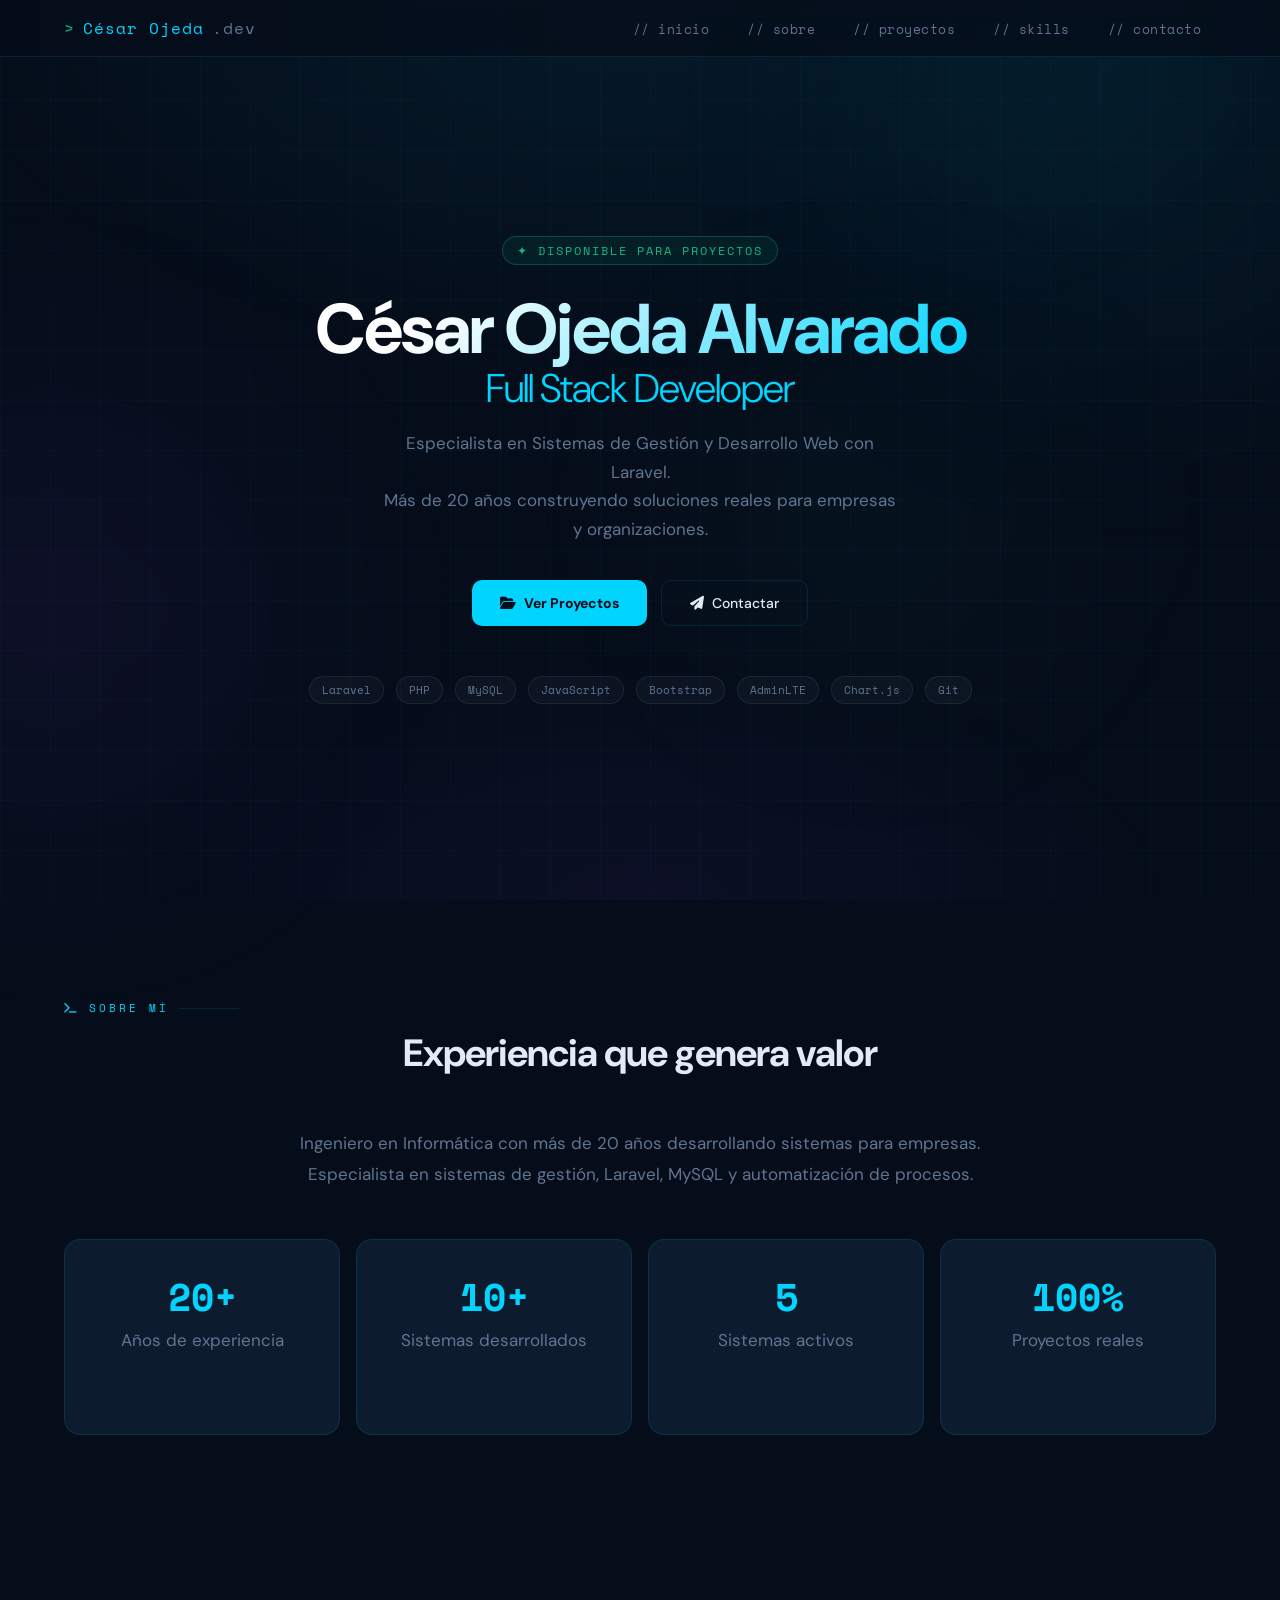
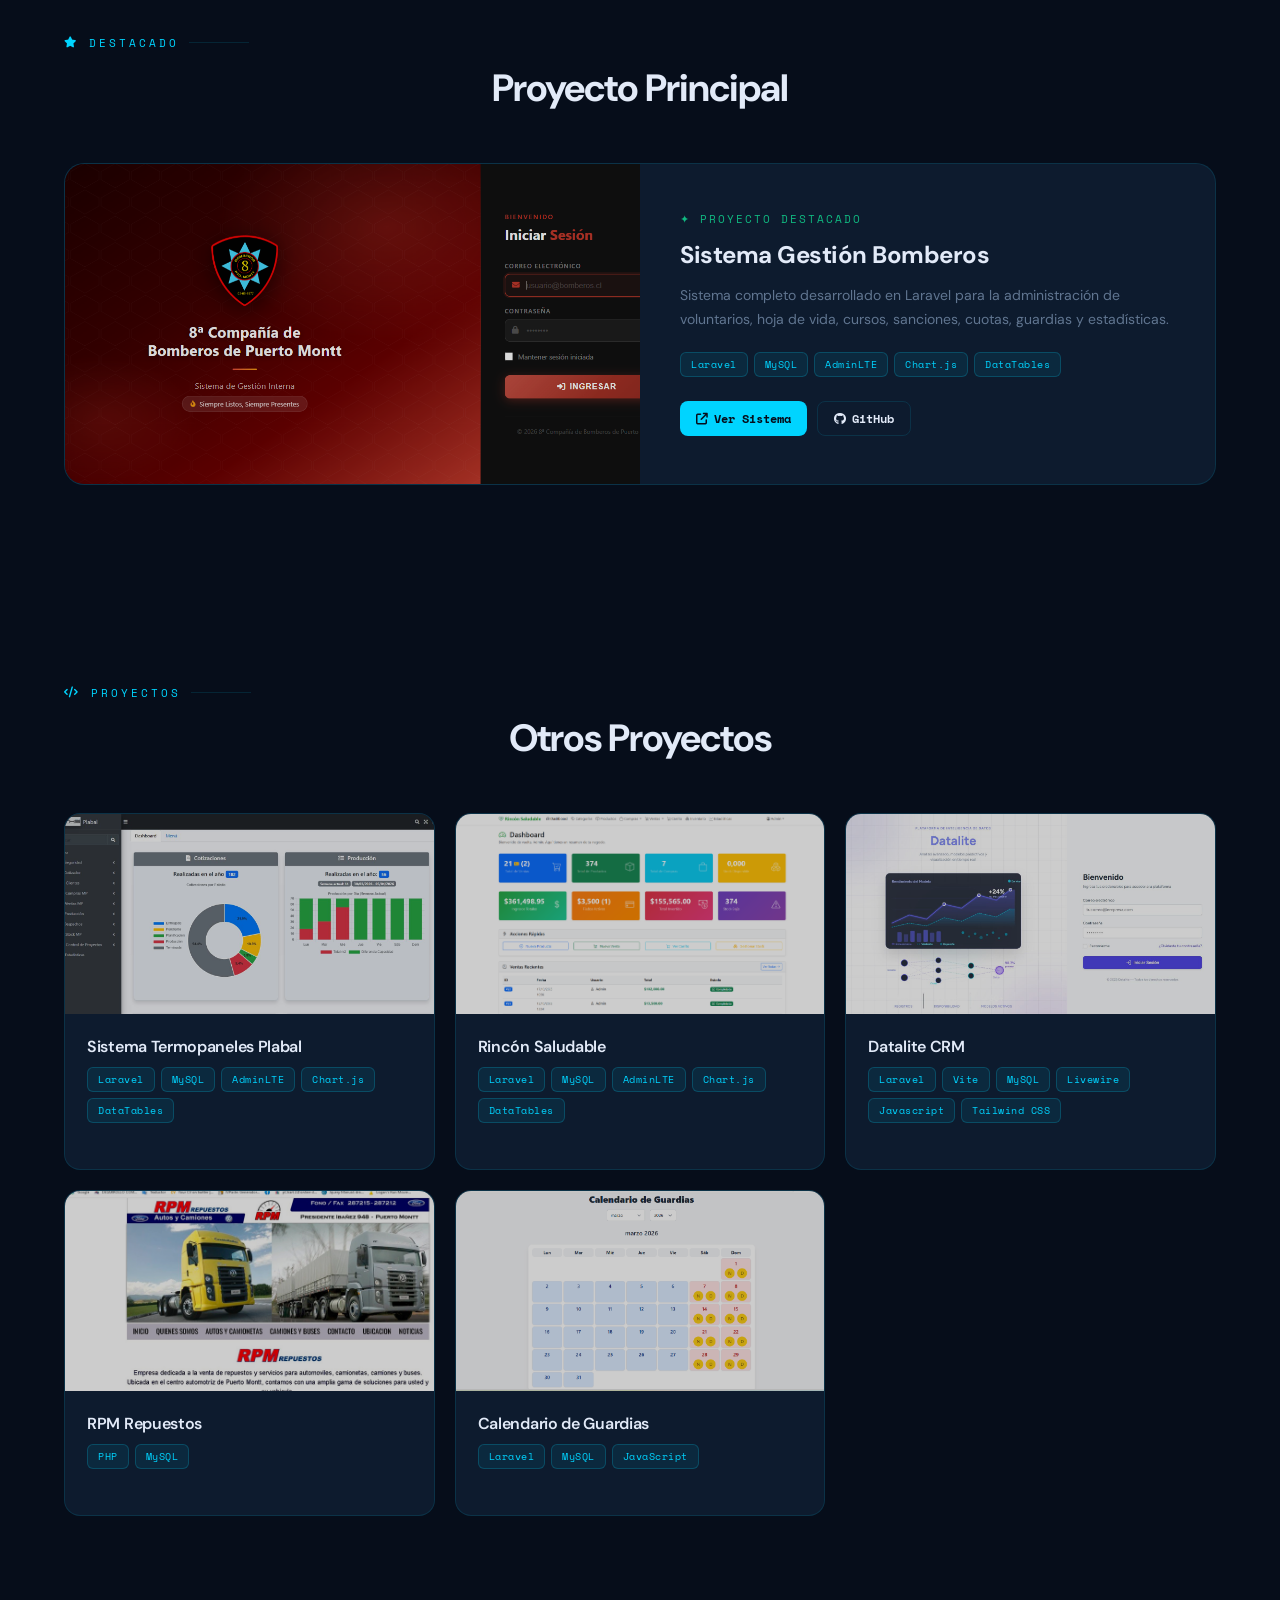
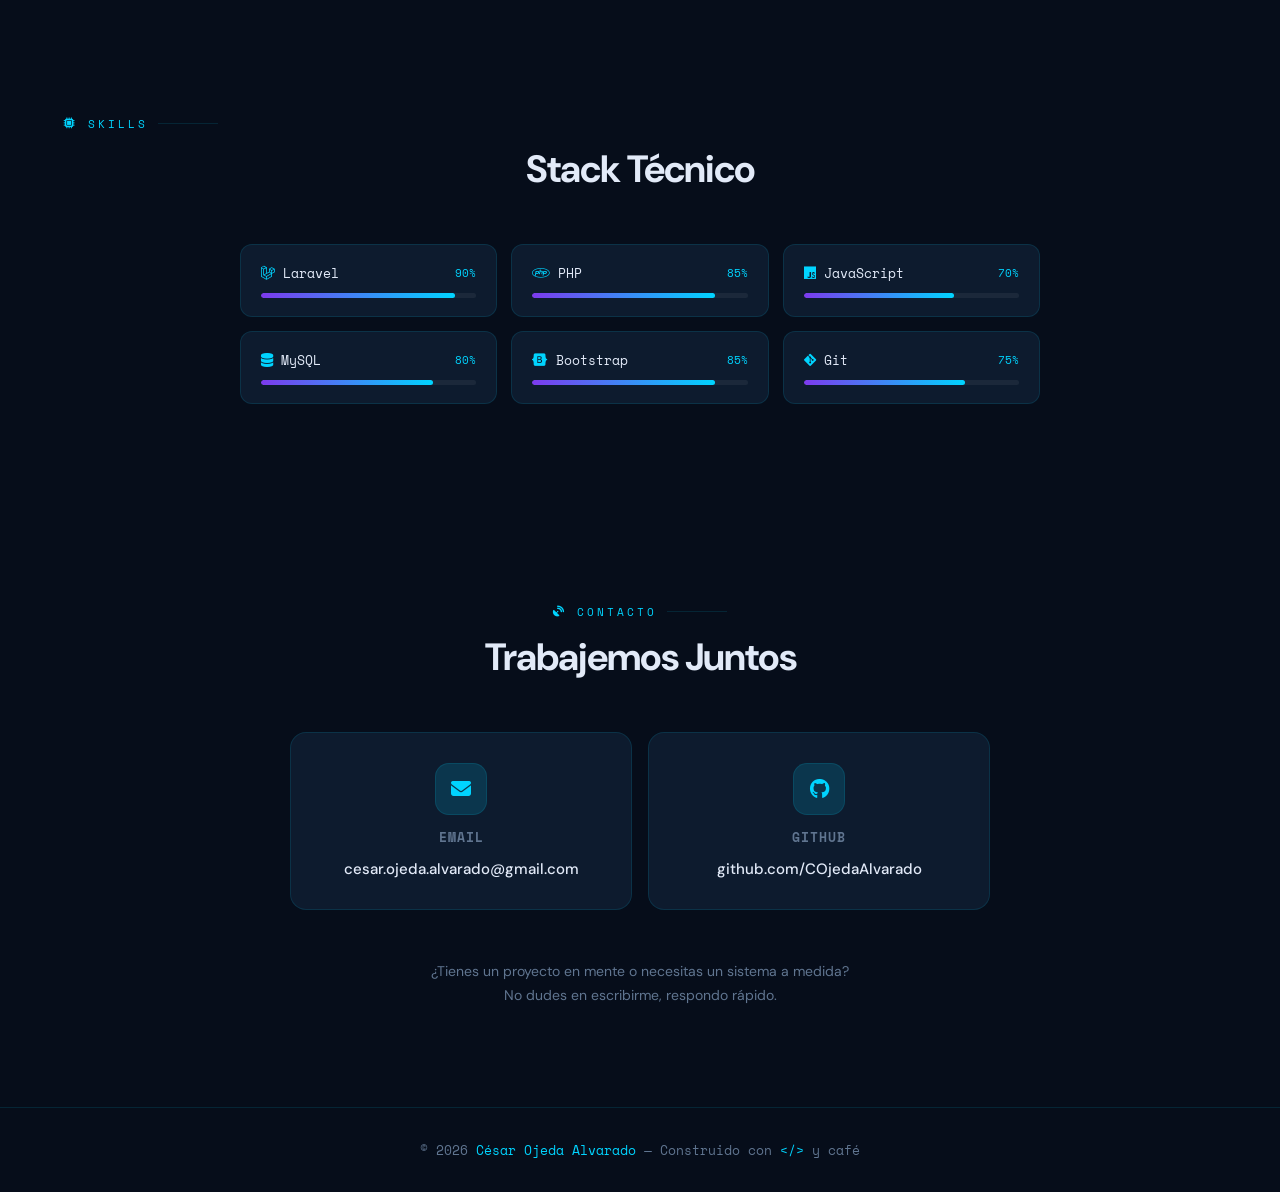
<file: index_old.html>
<!DOCTYPE html>
<html lang="es">
<head>
  <meta charset="UTF-8">
  <meta name="viewport" content="width=device-width, initial-scale=1.0">
  <title>César Ojeda Alvarado — Full Stack Developer</title>
  <link rel="icon" href="data:image/svg+xml,%3Csvg xmlns='http://www.w3.org/2000/svg' viewBox='0 0 100 100'%3E%3Crect width='100' height='100' rx='16' fill='%23000500'/%3E%3Ctext x='50%25' y='52%25' font-size='40' text-anchor='middle' fill='%2300ff88' font-family='monospace' dy='.3em'%3ECO_%3C/text%3E%3Crect x='16' y='16' width='68' height='68' rx='12' fill='none' stroke='%2300ff88' stroke-width='2' opacity='0.3'/%3E%3C/svg%3E">
  <link rel="stylesheet" href="https://cdnjs.cloudflare.com/ajax/libs/font-awesome/6.5.0/css/all.min.css">
  <link href="https://fonts.googleapis.com/css2?family=Space+Mono:wght@400;700&family=DM+Sans:wght@300;400;500;700&display=swap" rel="stylesheet">

  <style>
    :root {
      --bg: #060d1a;
      --surface: #0d1b2e;
      --surface2: #112035;
      --accent: #00d4ff;
      --accent2: #7c3aed;
      --accent3: #10b981;
      --text: #e2eaf8;
      --muted: #607590;
      --border: rgba(0, 212, 255, 0.12);
      --glow: rgba(0, 212, 255, 0.15);
      --mono: 'Space Mono', monospace;
      --sans: 'DM Sans', sans-serif;
    }

    *, *::before, *::after { margin: 0; padding: 0; box-sizing: border-box; }
    html { scroll-behavior: smooth; }

    body {
      background: var(--bg);
      color: var(--text);
      font-family: var(--sans);
      overflow-x: hidden;
    }

    /* ── GRID BACKGROUND ── */
    body::before {
      content: '';
      position: fixed;
      inset: 0;
      background-image:
        linear-gradient(rgba(0,212,255,0.03) 1px, transparent 1px),
        linear-gradient(90deg, rgba(0,212,255,0.03) 1px, transparent 1px);
      background-size: 50px 50px;
      pointer-events: none;
      z-index: 0;
    }

    /* ── ANIMATED ORBS ── */
    .orb {
      position: fixed;
      border-radius: 50%;
      filter: blur(120px);
      pointer-events: none;
      z-index: 0;
      animation: drift 12s ease-in-out infinite alternate;
    }
    .orb-1 { width: 500px; height: 500px; background: rgba(0,212,255,0.06); top: -150px; right: -100px; animation-delay: 0s; }
    .orb-2 { width: 400px; height: 400px; background: rgba(124,58,237,0.07); bottom: 10%; left: -150px; animation-delay: -5s; }
    .orb-3 { width: 300px; height: 300px; background: rgba(16,185,129,0.05); top: 40%; right: 20%; animation-delay: -3s; }

    @keyframes drift {
      from { transform: translate(0, 0) scale(1); }
      to   { transform: translate(30px, -30px) scale(1.05); }
    }

    /* ── HEADER ── */
    header {
      position: fixed;
      width: 100%;
      top: 0;
      z-index: 1000;
      background: rgba(6, 13, 26, 0.75);
      backdrop-filter: blur(20px);
      -webkit-backdrop-filter: blur(20px);
      border-bottom: 1px solid var(--border);
    }

    nav {
      display: flex;
      justify-content: space-between;
      align-items: center;
      max-width: 1200px;
      margin: auto;
      padding: 16px 24px;
    }

    .logo {
      font-family: var(--mono);
      font-size: 16px;
      color: var(--accent);
      letter-spacing: 1px;
      display: flex;
      align-items: center;
      gap: 8px;
    }
    .logo span { color: var(--muted); }
    .logo::before {
      content: '>';
      color: var(--accent3);
      animation: blink 1.2s step-end infinite;
    }
    @keyframes blink { 0%,100%{opacity:1} 50%{opacity:0} }

    nav ul { display: flex; list-style: none; gap: 8px; }
    nav ul li a {
      color: var(--muted);
      text-decoration: none;
      font-size: 13px;
      font-family: var(--mono);
      padding: 6px 14px;
      border-radius: 6px;
      border: 1px solid transparent;
      transition: all 0.25s;
      letter-spacing: 0.5px;
    }
    nav ul li a:hover {
      color: var(--accent);
      border-color: var(--border);
      background: var(--glow);
    }

    /* ── HERO ── */
    .hero {
      position: relative;
      min-height: 100vh;
      display: flex;
      align-items: center;
      justify-content: center;
      text-align: center;
      z-index: 1;
      padding: 120px 24px 80px;
      overflow: hidden;
    }

    /* Circuit lines decoration */
    .hero::after {
      content: '';
      position: absolute;
      inset: 0;
      background:
        radial-gradient(ellipse 80% 60% at 50% 0%, rgba(0,212,255,0.07) 0%, transparent 70%),
        radial-gradient(ellipse 60% 40% at 50% 100%, rgba(124,58,237,0.06) 0%, transparent 70%);
      pointer-events: none;
    }

    .hero-content { position: relative; z-index: 2; max-width: 800px; }

    .hero-tag {
      display: inline-block;
      font-family: var(--mono);
      font-size: 12px;
      color: var(--accent3);
      border: 1px solid rgba(16,185,129,0.3);
      background: rgba(16,185,129,0.08);
      padding: 5px 14px;
      border-radius: 20px;
      margin-bottom: 28px;
      letter-spacing: 2px;
      text-transform: uppercase;
      animation: fadeUp 0.8s ease both;
    }

    .hero h2 {
      font-family: var(--sans);
      font-size: clamp(32px, 5.5vw, 72px);
      font-weight: 700;
      line-height: 1.05;
      letter-spacing: -2px;
      margin-bottom: 10px;
      animation: fadeUp 0.8s ease 0.15s both;
    }

    .hero h2 .name {
      display: block;
      background: linear-gradient(135deg, #fff 20%, var(--accent) 100%);
      -webkit-background-clip: text;
      -webkit-text-fill-color: transparent;
      background-clip: text;
    }

    .hero h2 .role {
      display: block;
      font-size: clamp(24px, 4vw, 40px);
      color: var(--accent);
      letter-spacing: -1px;
      font-weight: 300;
    }

    .hero-desc {
      color: var(--muted);
      font-size: 17px;
      max-width: 520px;
      margin: 20px auto 36px;
      line-height: 1.7;
      animation: fadeUp 0.8s ease 0.3s both;
    }

    .hero-ctas {
      display: flex;
      gap: 14px;
      justify-content: center;
      flex-wrap: wrap;
      animation: fadeUp 0.8s ease 0.45s both;
    }

    .btn-primary {
      display: inline-flex;
      align-items: center;
      gap: 8px;
      padding: 13px 28px;
      background: var(--accent);
      color: var(--bg);
      border-radius: 10px;
      text-decoration: none;
      font-weight: 700;
      font-size: 14px;
      transition: all 0.25s;
      position: relative;
      overflow: hidden;
    }
    .btn-primary::before {
      content: '';
      position: absolute;
      inset: 0;
      background: linear-gradient(135deg, transparent 30%, rgba(255,255,255,0.2));
      opacity: 0;
      transition: opacity 0.25s;
    }
    .btn-primary:hover { transform: translateY(-2px); box-shadow: 0 8px 30px rgba(0,212,255,0.35); }
    .btn-primary:hover::before { opacity: 1; }

    .btn-ghost {
      display: inline-flex;
      align-items: center;
      gap: 8px;
      padding: 13px 28px;
      background: transparent;
      color: var(--text);
      border: 1px solid var(--border);
      border-radius: 10px;
      text-decoration: none;
      font-weight: 500;
      font-size: 14px;
      transition: all 0.25s;
    }
    .btn-ghost:hover {
      border-color: var(--accent);
      color: var(--accent);
      background: var(--glow);
      transform: translateY(-2px);
    }

    /* Tech badges in hero */
    .hero-tech {
      display: flex;
      gap: 12px;
      justify-content: center;
      flex-wrap: wrap;
      margin-top: 50px;
      animation: fadeUp 0.8s ease 0.6s both;
    }
    .tech-pill {
      font-family: var(--mono);
      font-size: 11px;
      color: var(--muted);
      border: 1px solid rgba(255,255,255,0.07);
      padding: 5px 12px;
      border-radius: 20px;
      background: rgba(255,255,255,0.03);
    }

    @keyframes fadeUp {
      from { opacity: 0; transform: translateY(24px); }
      to   { opacity: 1; transform: translateY(0); }
    }

    /* ── SECTIONS ── */
    section { position: relative; z-index: 1; padding: 100px 24px; max-width: 1200px; margin: auto; }

    .section-label {
      font-family: var(--mono);
      font-size: 11px;
      color: var(--accent);
      letter-spacing: 3px;
      text-transform: uppercase;
      margin-bottom: 12px;
      display: flex;
      align-items: center;
      gap: 10px;
    }
    .section-label::after { content: ''; flex: 1; height: 1px; background: var(--border); max-width: 60px; }

    h3 {
      font-size: clamp(28px, 4vw, 38px);
      font-weight: 700;
      letter-spacing: -1px;
      margin-bottom: 50px;
      text-align: center;
    }

    /* ── ABOUT ── */
    #sobre p {
      color: var(--muted);
      font-size: 17px;
      line-height: 1.8;
      max-width: 700px;
      margin: 0 auto 50px;
      text-align: center;
    }

    .stats {
      display: grid;
      grid-template-columns: repeat(auto-fit, minmax(160px, 1fr));
      gap: 16px;
    }

    .stat {
      background: var(--surface);
      border: 1px solid var(--border);
      border-radius: 16px;
      padding: 28px 20px;
      text-align: center;
      transition: all 0.3s;
      position: relative;
      overflow: hidden;
    }
    .stat::before {
      content: '';
      position: absolute;
      top: 0; left: 0; right: 0;
      height: 2px;
      background: linear-gradient(90deg, var(--accent2), var(--accent));
      opacity: 0;
      transition: opacity 0.3s;
    }
    .stat:hover { transform: translateY(-4px); border-color: rgba(0,212,255,0.3); }
    .stat:hover::before { opacity: 1; }
    .stat h4 { font-size: 38px; font-weight: 700; color: var(--accent); font-family: var(--mono); }
    .stat p { font-size: 13px; color: var(--muted); margin-top: 4px; }

    /* ── FEATURED PROJECT ── */
    .destacado {
      display: grid;
      grid-template-columns: 1fr 1fr;
      gap: 0;
      background: var(--surface);
      border: 1px solid var(--border);
      border-radius: 20px;
      overflow: hidden;
      transition: border-color 0.3s;
    }
    .destacado:hover { border-color: rgba(0,212,255,0.3); }

    .destacado img {
      width: 100%;
      height: 100%;
      min-height: 320px;
      object-fit: cover;
      display: block;
      filter: brightness(0.85);
      transition: filter 0.4s;
    }
    .destacado:hover img { filter: brightness(1); }

    .destacado-info {
      padding: 40px;
      display: flex;
      flex-direction: column;
      justify-content: center;
    }
    .destacado-info .proj-label {
      font-family: var(--mono);
      font-size: 11px;
      color: var(--accent3);
      letter-spacing: 2px;
      text-transform: uppercase;
      margin-bottom: 12px;
    }
    .destacado-info h4 {
      font-size: 24px;
      font-weight: 700;
      letter-spacing: -0.5px;
      margin-bottom: 14px;
    }
    .destacado-info p {
      color: var(--muted);
      font-size: 14px;
      line-height: 1.7;
      margin-bottom: 20px;
    }

    /* ── BADGES ── */
    .badges { display: flex; flex-wrap: wrap; gap: 6px; margin-bottom: 24px; }
    .badges span {
      font-family: var(--mono);
      font-size: 10px;
      letter-spacing: 0.5px;
      background: rgba(0,212,255,0.08);
      color: var(--accent);
      border: 1px solid rgba(0,212,255,0.2);
      padding: 4px 10px;
      border-radius: 6px;
    }

    .card-buttons { display: flex; gap: 10px; flex-wrap: wrap; }
    .btn-small {
      display: inline-flex;
      align-items: center;
      gap: 6px;
      padding: 8px 16px;
      font-size: 12px;
      border-radius: 8px;
      font-weight: 600;
      text-decoration: none;
      transition: all 0.2s;
      font-family: var(--mono);
    }
    .btn-small.primary { background: var(--accent); color: var(--bg); }
    .btn-small.primary:hover { box-shadow: 0 4px 20px rgba(0,212,255,0.35); transform: translateY(-1px); }
    .btn-small.ghost { background: transparent; color: var(--text); border: 1px solid var(--border); }
    .btn-small.ghost:hover { border-color: var(--accent); color: var(--accent); }

    /* ── PROJECT GRID ── */
    .grid { display: grid; grid-template-columns: repeat(auto-fit, minmax(280px, 1fr)); gap: 20px; }

    .card {
      background: var(--surface);
      border: 1px solid var(--border);
      border-radius: 16px;
      overflow: hidden;
      transition: all 0.3s;
      position: relative;
    }
    .card::after {
      content: '';
      position: absolute;
      inset: 0;
      border-radius: 16px;
      background: linear-gradient(135deg, rgba(0,212,255,0.04), transparent);
      opacity: 0;
      transition: opacity 0.3s;
    }
    .card:hover { transform: translateY(-6px); border-color: rgba(0,212,255,0.3); }
    .card:hover::after { opacity: 1; }

    .card-img-wrap { position: relative; overflow: hidden; }
    .card img {
      width: 100%;
      height: 200px;
      object-fit: cover;
      display: block;
      filter: brightness(0.8);
      transition: transform 0.5s, filter 0.3s;
    }
    .card:hover img { transform: scale(1.04); filter: brightness(1); }

    .card-body { padding: 22px; }
    .card-body h4 { font-size: 16px; font-weight: 600; margin-bottom: 10px; letter-spacing: -0.3px; }

    /* ── SKILLS ── */
    .skills-grid {
      display: grid;
      grid-template-columns: repeat(auto-fit, minmax(240px, 1fr));
      gap: 14px;
      max-width: 800px;
      margin: auto;
    }

    .skill-item {
      background: var(--surface);
      border: 1px solid var(--border);
      border-radius: 12px;
      padding: 18px 20px;
      transition: border-color 0.3s;
    }
    .skill-item:hover { border-color: rgba(0,212,255,0.3); }

    .skill-header {
      display: flex;
      justify-content: space-between;
      align-items: center;
      margin-bottom: 10px;
    }
    .skill-name {
      font-family: var(--mono);
      font-size: 13px;
      color: var(--text);
      display: flex;
      align-items: center;
      gap: 8px;
    }
    .skill-name i { color: var(--accent); font-size: 14px; }
    .skill-pct {
      font-family: var(--mono);
      font-size: 11px;
      color: var(--accent);
    }

    .barra {
      background: rgba(255,255,255,0.06);
      border-radius: 20px;
      height: 5px;
      overflow: hidden;
    }
    .progreso {
      height: 100%;
      background: linear-gradient(90deg, var(--accent2), var(--accent));
      border-radius: 20px;
      width: 0;
      transition: width 1.4s cubic-bezier(0.4, 0, 0.2, 1);
    }

    /* ── CONTACT ── */
    #contacto { text-align: center; }

    .contact-grid {
      display: grid;
      grid-template-columns: repeat(auto-fit, minmax(240px, 1fr));
      gap: 16px;
      max-width: 700px;
      margin: 0 auto 50px;
    }

    .contact-card {
      background: var(--surface);
      border: 1px solid var(--border);
      border-radius: 16px;
      padding: 30px 24px;
      text-decoration: none;
      color: var(--text);
      transition: all 0.3s;
      display: flex;
      flex-direction: column;
      align-items: center;
      gap: 12px;
      position: relative;
      overflow: hidden;
    }
    .contact-card::before {
      content: '';
      position: absolute;
      bottom: 0; left: 0; right: 0;
      height: 2px;
      background: linear-gradient(90deg, var(--accent2), var(--accent));
      transform: scaleX(0);
      transition: transform 0.3s;
      transform-origin: left;
    }
    .contact-card:hover { transform: translateY(-4px); border-color: rgba(0,212,255,0.3); }
    .contact-card:hover::before { transform: scaleX(1); }

    .contact-icon {
      width: 52px;
      height: 52px;
      border-radius: 14px;
      background: var(--glow);
      border: 1px solid var(--border);
      display: flex;
      align-items: center;
      justify-content: center;
      font-size: 20px;
      color: var(--accent);
      transition: all 0.3s;
    }
    .contact-card:hover .contact-icon {
      background: rgba(0,212,255,0.15);
      box-shadow: 0 0 20px rgba(0,212,255,0.2);
    }

    .contact-card h4 { font-size: 13px; color: var(--muted); font-family: var(--mono); letter-spacing: 1px; }
    .contact-card p { font-size: 15px; font-weight: 500; word-break: break-all; }

    .contact-note {
      color: var(--muted);
      font-size: 14px;
      max-width: 440px;
      margin: 0 auto;
      line-height: 1.7;
    }

    /* ── FOOTER ── */
    footer {
      border-top: 1px solid var(--border);
      text-align: center;
      padding: 32px 24px;
      color: var(--muted);
      font-size: 13px;
      font-family: var(--mono);
      position: relative;
      z-index: 1;
    }
    footer span { color: var(--accent); }

    /* ── SCROLL REVEAL ── */
    .animar { opacity: 0; transform: translateY(32px); transition: opacity 0.7s ease, transform 0.7s ease; }
    .animar.visible { opacity: 1; transform: translateY(0); }

    /* ── BACK TO TOP ── */
    .back-top {
      position: fixed;
      bottom: 28px;
      right: 28px;
      width: 44px;
      height: 44px;
      background: var(--accent);
      color: var(--bg);
      border-radius: 12px;
      display: flex;
      align-items: center;
      justify-content: center;
      text-decoration: none;
      font-size: 16px;
      z-index: 999;
      opacity: 0;
      transform: translateY(12px);
      transition: opacity 0.3s, transform 0.3s, box-shadow 0.3s;
      pointer-events: none;
    }
    .back-top.show {
      opacity: 1;
      transform: translateY(0);
      pointer-events: all;
    }
    .back-top:hover {
      box-shadow: 0 6px 24px rgba(0,212,255,0.4);
      transform: translateY(-2px);
    }

    /* ── SCROLLBAR ── */
    ::-webkit-scrollbar { width: 5px; }
    ::-webkit-scrollbar-track { background: var(--bg); }
    ::-webkit-scrollbar-thumb { background: var(--border); border-radius: 10px; }

    /* ── RESPONSIVE ── */
    @media(max-width: 900px) {
      .destacado { grid-template-columns: 1fr; }
      .destacado img { min-height: 240px; }
    }
    @media(max-width: 640px) {
      nav ul { display: none; }
      .hero h2 { font-size: 38px; }
    }
  </style>
</head>
<body>

<!-- Orbs -->
<div class="orb orb-1"></div>
<div class="orb orb-2"></div>
<div class="orb orb-3"></div>

<!-- HEADER -->
<header>
  <nav>
    <div class="logo">César Ojeda<span>.dev</span></div>
    <ul>
      <li><a href="#inicio">// inicio</a></li>
      <li><a href="#sobre">// sobre</a></li>
      <li><a href="#proyectos">// proyectos</a></li>
      <li><a href="#skills">// skills</a></li>
      <li><a href="#contacto">// contacto</a></li>
    </ul>
  </nav>
</header>

<!-- HERO -->
<div class="hero" id="inicio">
  <div class="hero-content">
    <div class="hero-tag">&#x2726; Disponible para proyectos</div>
    <h2>
      <span class="name" style="white-space:nowrap;">César Ojeda Alvarado</span>
      <span class="role">Full Stack Developer</span>
    </h2>
    <p class="hero-desc">
      Especialista en Sistemas de Gestión y Desarrollo Web con Laravel.<br>
      Más de 20 años construyendo soluciones reales para empresas y organizaciones.
    </p>
    <div class="hero-ctas">
      <a href="#proyectos" class="btn-primary"><i class="fa-solid fa-folder-open"></i> Ver Proyectos</a>
      <a href="#contacto" class="btn-ghost"><i class="fa-solid fa-paper-plane"></i> Contactar</a>
    </div>
    <div class="hero-tech">
      <span class="tech-pill">Laravel</span>
      <span class="tech-pill">PHP</span>
      <span class="tech-pill">MySQL</span>
      <span class="tech-pill">JavaScript</span>
      <span class="tech-pill">Bootstrap</span>
      <span class="tech-pill">AdminLTE</span>
      <span class="tech-pill">Chart.js</span>
      <span class="tech-pill">Git</span>
    </div>
  </div>
</div>

<!-- SOBRE MÍ -->
<section id="sobre" class="animar">
  <div class="section-label"><i class="fa-solid fa-terminal"></i> sobre mí</div>
  <h3>Experiencia que genera valor</h3>
  <p>
    Ingeniero en Informática con más de 20 años desarrollando sistemas para empresas.
    Especialista en sistemas de gestión, Laravel, MySQL y automatización de procesos.
  </p>
  <div class="stats">
    <div class="stat"><h4>20+</h4><p>Años de experiencia</p></div>
    <div class="stat"><h4>10+</h4><p>Sistemas desarrollados</p></div>
    <div class="stat"><h4>5</h4><p>Sistemas activos</p></div>
    <div class="stat"><h4>100%</h4><p>Proyectos reales</p></div>
  </div>
</section>

<!-- PROYECTO DESTACADO -->
<section class="animar">
  <div class="section-label"><i class="fa-solid fa-star"></i> destacado</div>
  <h3>Proyecto Principal</h3>
  <div class="destacado">
    <img src="img/gestion8.png" alt="Sistema Bomberos">
    <div class="destacado-info">
      <div class="proj-label">&#x2726; Proyecto Destacado</div>
      <h4>Sistema Gestión Bomberos</h4>
      <p>Sistema completo desarrollado en Laravel para la administración de voluntarios, hoja de vida, cursos, sanciones, cuotas, guardias y estadísticas.</p>
      <div class="badges">
        <span>Laravel</span><span>MySQL</span><span>AdminLTE</span><span>Chart.js</span><span>DataTables</span>
      </div>
      <div class="card-buttons">
        <a href="#" class="btn-small primary"><i class="fa-solid fa-arrow-up-right-from-square"></i> Ver Sistema</a>
        <a href="https://github.com/COjedaAlvarado" class="btn-small ghost" target="_blank"><i class="fa-brands fa-github"></i> GitHub</a>
      </div>
    </div>
  </div>
</section>

<!-- OTROS PROYECTOS -->
<section id="proyectos" class="animar">
  <div class="section-label"><i class="fa-solid fa-code"></i> proyectos</div>
  <h3>Otros Proyectos</h3>
  <div class="grid">

    <div class="card">
      <div class="card-img-wrap"><img src="img/p7.jpg" alt="Termopaneles Plabal"></div>
      <div class="card-body">
        <h4>Sistema Termopaneles Plabal</h4>
        <div class="badges">
          <span>Laravel</span><span>MySQL</span><span>AdminLTE</span><span>Chart.js</span><span>DataTables</span>
        </div>
      </div>
    </div>

    <div class="card">
      <div class="card-img-wrap"><img src="img/rs1.PNG" alt="Rincón Saludable"></div>
      <div class="card-body">
        <h4>Rincón Saludable</h4>
        <div class="badges">
          <span>Laravel</span><span>MySQL</span><span>AdminLTE</span><span>Chart.js</span><span>DataTables</span>
        </div>
      </div>
    </div>

    <div class="card">
      <div class="card-img-wrap"><img src="img/datalite.jpg" alt="Datalite CRM"></div>
      <div class="card-body">
        <h4>Datalite CRM</h4>
        <div class="badges">
          <span>Laravel</span><span>Vite</span><span>MySQL</span><span>Livewire</span><span>Javascript</span><span>Tailwind CSS</span>
        </div>
      </div>
    </div>
    
    <div class="card">
      <div class="card-img-wrap"><img src="img/p2.jpg" alt="RPM Repuestos"></div>
      <div class="card-body">
        <h4>RPM Repuestos</h4>
        <div class="badges"><span>PHP</span><span>MySQL</span></div>
      </div>
    </div>

    <div class="card">
      <div class="card-img-wrap"><img src="img/guardias.png" alt="Calendario de Guardias"></div>
      <div class="card-body">
        <h4>Calendario de Guardias</h4>
        <div class="badges"><span>Laravel</span><span>MySQL</span><span>JavaScript</span></div>
      </div>
    </div>

  </div>
</section>

<!-- SKILLS -->
<section id="skills" class="animar">
  <div class="section-label"><i class="fa-solid fa-microchip"></i> skills</div>
  <h3>Stack Técnico</h3>
  <div class="skills-grid">

    <div class="skill-item">
      <div class="skill-header">
        <div class="skill-name"><i class="fa-brands fa-laravel"></i> Laravel</div>
        <div class="skill-pct">90%</div>
      </div>
      <div class="barra"><div class="progreso" data-w="90%"></div></div>
    </div>

    <div class="skill-item">
      <div class="skill-header">
        <div class="skill-name"><i class="fa-brands fa-php"></i> PHP</div>
        <div class="skill-pct">85%</div>
      </div>
      <div class="barra"><div class="progreso" data-w="85%"></div></div>
    </div>

    <div class="skill-item">
      <div class="skill-header">
        <div class="skill-name"><i class="fa-brands fa-js"></i> JavaScript</div>
        <div class="skill-pct">70%</div>
      </div>
      <div class="barra"><div class="progreso" data-w="70%"></div></div>
    </div>

    <div class="skill-item">
      <div class="skill-header">
        <div class="skill-name"><i class="fa-solid fa-database"></i> MySQL</div>
        <div class="skill-pct">80%</div>
      </div>
      <div class="barra"><div class="progreso" data-w="80%"></div></div>
    </div>

    <div class="skill-item">
      <div class="skill-header">
        <div class="skill-name"><i class="fa-brands fa-bootstrap"></i> Bootstrap</div>
        <div class="skill-pct">85%</div>
      </div>
      <div class="barra"><div class="progreso" data-w="85%"></div></div>
    </div>

    <div class="skill-item">
      <div class="skill-header">
        <div class="skill-name"><i class="fa-brands fa-git-alt"></i> Git</div>
        <div class="skill-pct">75%</div>
      </div>
      <div class="barra"><div class="progreso" data-w="75%"></div></div>
    </div>

  </div>
</section>

<!-- CONTACTO -->
<section id="contacto" class="animar">
  <div class="section-label" style="justify-content:center;"><i class="fa-solid fa-satellite-dish"></i> contacto</div>
  <h3>Trabajemos Juntos</h3>

  <div class="contact-grid">
    <a href="mailto:cesar.ojeda.alvarado@gmail.com" class="contact-card">
      <div class="contact-icon"><i class="fa-solid fa-envelope"></i></div>
      <h4>EMAIL</h4>
      <p>cesar.ojeda.alvarado&#64;gmail.com</p>
    </a>
    <a href="https://github.com/COjedaAlvarado" target="_blank" class="contact-card">
      <div class="contact-icon"><i class="fa-brands fa-github"></i></div>
      <h4>GITHUB</h4>
      <p>github.com/COjedaAlvarado</p>
    </a>
  </div>

  <p class="contact-note">
    ¿Tienes un proyecto en mente o necesitas un sistema a medida?<br>
    No dudes en escribirme, respondo rápido.
  </p>
</section>

<a href="#inicio" class="back-top" id="backTop" title="Volver arriba">
  <i class="fa-solid fa-arrow-up"></i>
</a>

<footer>
  <p>© 2026 <span>César Ojeda Alvarado</span> — Construido con <span>&lt;/&gt;</span> y café</p>
</footer>

<script>
  // Back to top button
  const backTop = document.getElementById('backTop');
  window.addEventListener('scroll', () => {
    backTop.classList.toggle('show', window.scrollY > 400);
  });

  // Scroll reveal — threshold bajo para que funcione en todos los tamaños
  const observer = new IntersectionObserver(entries => {
    entries.forEach(entry => {
      if (entry.isIntersecting) entry.target.classList.add('visible');
    });
  }, { threshold: 0.05 });
  document.querySelectorAll('.animar').forEach(el => observer.observe(el));

  // Animate skill bars when section enters view
  const skillObserver = new IntersectionObserver(entries => {
    entries.forEach(entry => {
      if (entry.isIntersecting) {
        entry.target.querySelectorAll('.progreso').forEach(bar => {
          setTimeout(() => { bar.style.width = bar.dataset.w; }, 200);
        });
        skillObserver.unobserve(entry.target);
      }
    });
  }, { threshold: 0.05 });
  const skillsSection = document.querySelector('#skills');
  if (skillsSection) skillObserver.observe(skillsSection);
</script>

</body>
</html>
</file>
